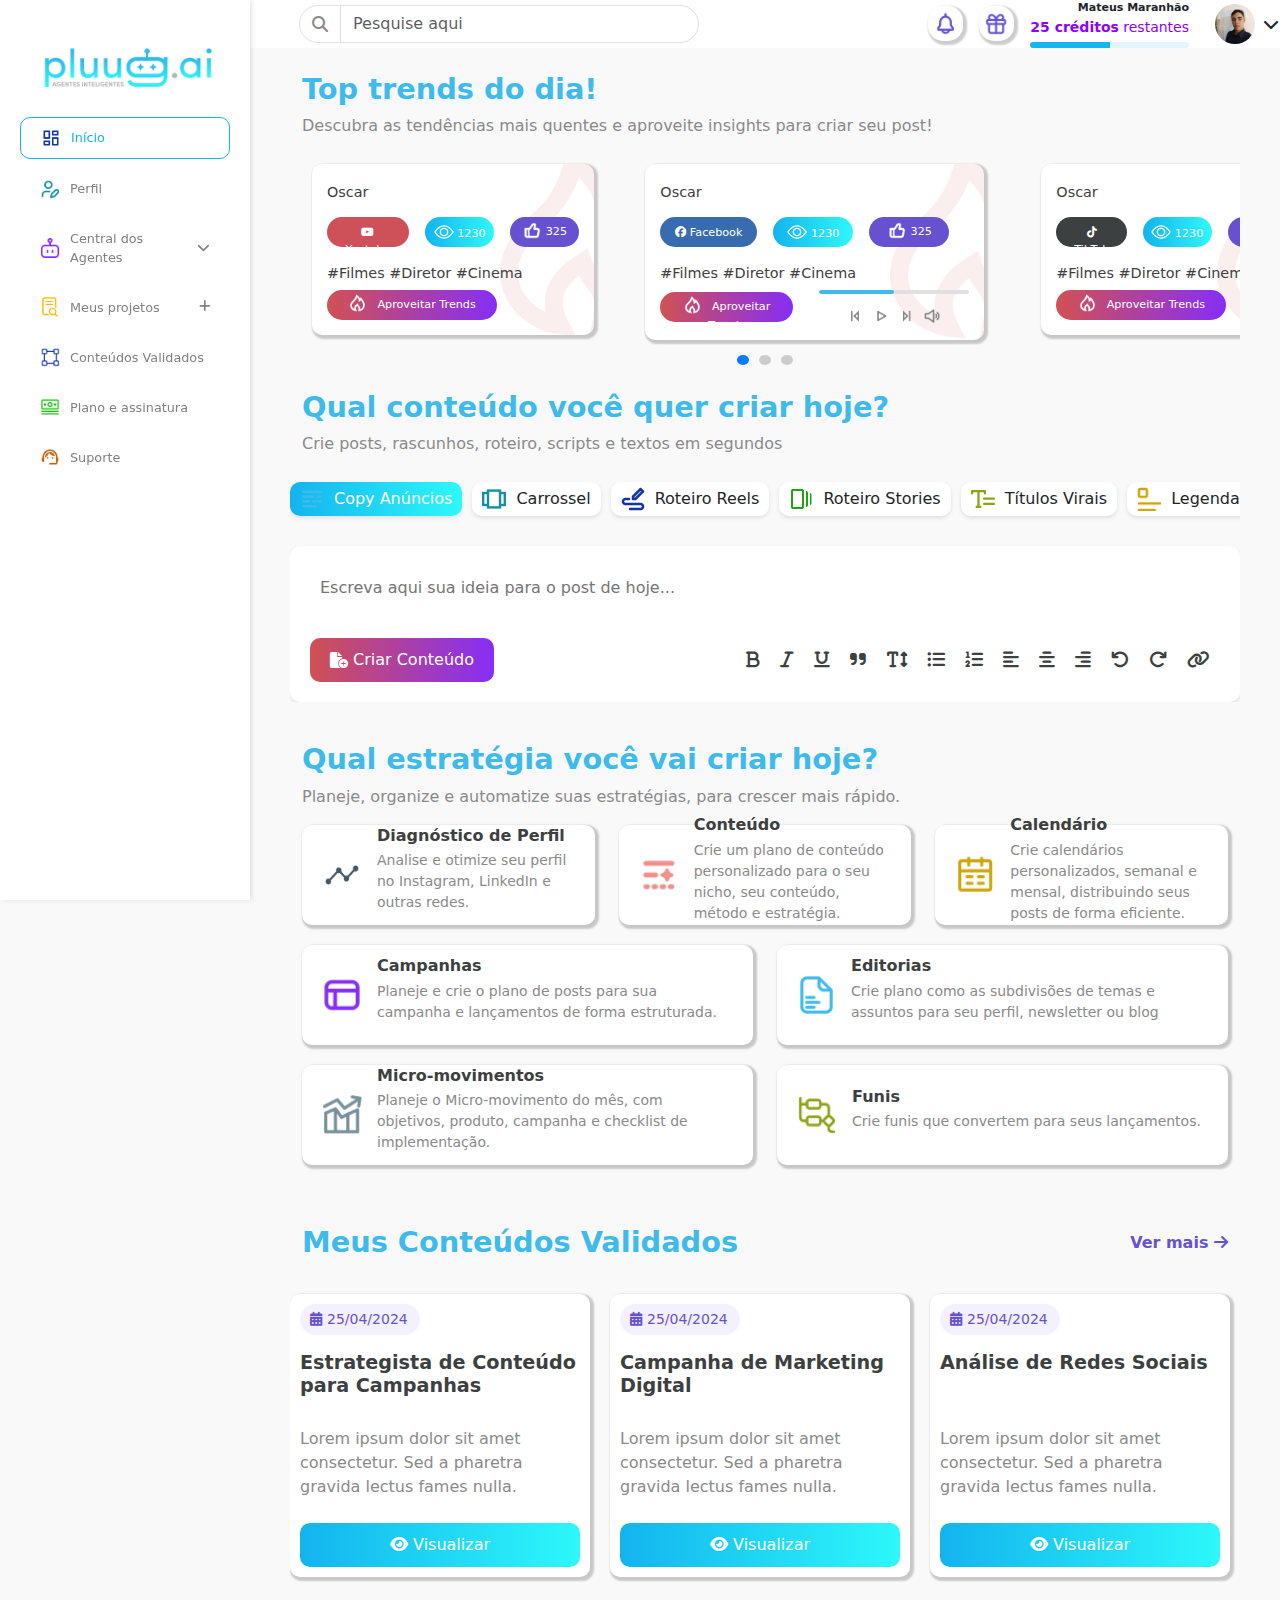
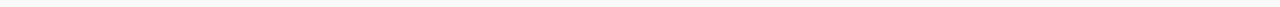
<file: index.html>
<!DOCTYPE html>
<html lang="pt-BR">

<head>
    <meta charset="UTF-8">
    <meta name="viewport" content="width=device-width, initial-scale=1.0">
    <title>Pluug-ai</title>
    <link rel="shortcut icon" type="imagex/png" href="./img/icone - 10.png">

    <!-- Bootstrap CSS -->
    <link href="https://cdn.jsdelivr.net/npm/bootstrap@5.3.3/dist/css/bootstrap.min.css" rel="stylesheet"
        crossorigin="anonymous">

    <!-- Bootstrap JS (com Popper incluído no bundle) -->
    <script src="https://cdn.jsdelivr.net/npm/bootstrap@5.3.3/dist/js/bootstrap.bundle.min.js"
        crossorigin="anonymous"></script>

    <!-- CSS do Owl Carousel -->
    <link rel="stylesheet" href="https://cdnjs.cloudflare.com/ajax/libs/OwlCarousel2/2.3.4/assets/owl.carousel.min.css">
    <link rel="stylesheet"
        href="https://cdnjs.cloudflare.com/ajax/libs/OwlCarousel2/2.3.4/assets/owl.theme.default.min.css">

    <!-- jQuery -->
    <script src="https://code.jquery.com/jquery-3.6.0.min.js"></script>

    <!-- JS do Owl Carousel -->
    <script src="https://cdnjs.cloudflare.com/ajax/libs/OwlCarousel2/2.3.4/owl.carousel.min.js"></script>

    <!--Font Awesome-->
    <link rel="stylesheet" href="https://cdnjs.cloudflare.com/ajax/libs/font-awesome/6.4.2/css/all.min.css"
        crossorigin="anonymous" referrerpolicy="no-referrer" />

    <!--CSS-->
    <link rel="stylesheet" href="css/index.css">
    <link rel="stylesheet" href="css/meus-projetos.css">
    <link rel="stylesheet" href="css/perfil.css">
    <link rel="stylesheet" href="css/plano.css">
    <link rel="stylesheet" href="css/responsive.css">
    <link rel="stylesheet" href="css/trend-ai.css">
</head>

<body class="index">
    <!--SideBar-->
    <nav class="navbar navbar-light d-md-none">
        <div class="container-fluid">
            <a class="navbar-brand" href="#">
                <img src="./img/pluugai-degrade-azul-fundo-branco-300-dpi.webp" alt="Pluu.ai Logo" class="img-fluid">
            </a>
            <button class="navbar-toggler" type="button" data-bs-toggle="collapse" data-bs-target="#mobileMenu"
                aria-controls="mobileMenu" aria-expanded="false" aria-label="Toggle navigation">
                <span class="navbar-toggler-icon"></span>
            </button>
        </div>
    </nav>
    <div class="collapse mobile-menu d-md-block" id="mobileMenu">
        <div class="sidebar">
            <a class="navbar-brand d-none d-md-block" href="#">
                <img src="./img/pluugai-degrade-azul-fundo-branco-300-dpi.webp" alt="Pluu.ai Logo" class="img-fluid">
            </a>
            <ul id="navegacao" class="nav flex-column">
                <li class="nav-item">
                    <a id="index" class="nav-link" href="index.html"><img class="img-fluid icones"
                            src="./img/Icons menu/Inicio.png">
                        Início</a>
                </li>
                <li class="nav-item">
                    <a id="perfil" class="nav-link" href="perfil.html"><img class="img-fluid icones"
                            src="./img/Icons menu/Perfil.png">
                        Perfil</a>
                </li>
                <li class="nav-item central-agentes-item">
                    <a class="nav-link central-agentes-link" style="cursor: pointer;">
                        <img class="img-fluid icones" src="./img/Icons menu/Central dos Agentes.png"> Central dos
                        Agentes
                        <i class="fas fa-chevron-down ms-auto"></i>
                    </a>
                    <ul class="submenu nav flex-column">
                        <li class="nav-item">
                            <a id="trend-ai" class="nav-link" href="trend-ai.html"><img class="img-fluid icones"
                                    src="./img/Icons menu/Trend AI.png"> Trend AI</a>
                        </li>
                        <li class="nav-item">
                            <a id="creator-genie" class="nav-link" href="creator-genie.html"><img
                                    class="img-fluid icones" src="./img/Icons menu/Creator Genie.png"> Creator Genie</a>
                        </li>
                        <li class="nav-item">
                            <a id="creator-flow" class="nav-link" href="creator-flow.html"><img class="img-fluid icones"
                                    src="./img/Icons menu/Creator Flow.png"> Creator Flow</a>
                        </li>
                        <li class="nav-item">
                            <a id="creator-builder" class="nav-link" href="creator-builder.html"><img
                                    class="img-fluid icones" src="./img/Icons menu/carbon_model-builder.png"> Creator
                                Builder</a>
                        </li>
                        <li class="nav-item">
                            <a id="leads-ia" class="nav-link" href="leads-ia.html"><img
                                    class="img-fluid icones" src="./img/Icons menu/stash_user-id.png"> Leads IA</a>
                        </li>
                    </ul>
                </li>
                <li class="nav-item">
                    <a id="meus-projetos" class="nav-link" href="meus-projetos.html"><img class="img-fluid icones"
                            src="./img/Icons menu/Meus projetos.png">
                        Meus projetos
                        <i class="fas fa-plus ms-auto"></i>
                    </a>
                </li>
                <li class="nav-item">
                    <a id="validados" class="nav-link" href="validados.html"><img class="img-fluid icones"
                            src="./img/Icons menu/Conteúdos Validados.png"> Conteúdos Validados</a>
                </li>
                <li class="nav-item">
                    <a id="plano" class="nav-link" href="plano.html"><img class="img-fluid icones"
                            src="./img/Icons menu/Plano e assintura.png"> Plano e assinatura</a>
                </li>
                <li class="nav-item">
                    <a id="suporte" class="nav-link" href="suporte.html"><img class="img-fluid icones"
                            src="./img/Icons menu/Suporte.png">
                        Suporte</a>
                </li>
            </ul>
        </div>
    </div>

    <!-- Navbar vertical -->
    <div class="nav-vertical">
        <div class="d-flex justify-content-between align-items-center mb-4">

            <div class="input-group search-bar flex-grow-1 ms-5" style="max-width: 400px;">
                <span class="input-group-text"><i class="fas fa-search"></i></span>
                <input type="text" class="form-control" placeholder="Pesquise aqui">
            </div>

            <div class="profile-info d-flex align-items-center ms-auto">
                <div class="d-flex align-items-center">
                    <div class="icon-wrapper me-3">
                        <img class="icones-roxos" src="./img/flowbite_bell-outline.png" alt="Notificação">
                    </div>
                    <div class="icon-wrapper me-3" data-bs-toggle="modal" data-bs-target="#giftModal">
                        <img class="icones-roxos" src="./img/tabler_gift.png" alt="Presente">
                    </div>
                </div>
                <div class="profile-details text-end me-3">
                    <strong>Mateus Maranhão</strong>
                    <span class="credits"><b>25 créditos</b> restantes</span>
                    <div class="progress mt-1">
                        <div class="progress-bar" role="progressbar" style="width: 50%" aria-valuenow="50"
                            aria-valuemin="0" aria-valuemax="100"></div>
                    </div>
                </div>
                <img class="foto-perfil" src="./img/8c23a2b4-e8b4-4d0d-b0fb-df7a47a0a22d.jpeg" alt="Foto do Perfil">
                <i onclick="toggleMenu()" class="fas fa-chevron-down ms-2 dropdown-icon" style="cursor: pointer;"></i>
            </div>
        </div>
    </div>

    <!--Menu dropdown do perfil-->
    <div class="menu-dropdown" id="menuDropdown">
        <a href="#"><img class="img-fluid icones-dropdown" src="./img/Icons menu/Inicio.png"> Início</a>
        <a href="#"><img class="img-fluid icones-dropdown" src="./img/Icons menu/Perfil.png"> Perfil</a>
        <button class="btn-sair mt-2"><i class="fas fa-sign-out-alt me-2"></i> Sair</button>
    </div>

    <!--input de pesquisa mobile-->
    <div class="container input-pesquisa d-md-none d-block">
        <input type="text" class="form-control" placeholder="Pesquise aqui">
    </div>

    <!--Conteudo principal-->
    <div class="main-content">

        <!-- Modal -->
        <div class="modal fade" id="giftModal" tabindex="-1" aria-labelledby="giftModalLabel" aria-hidden="true">
            <div class="modal-dialog modal-dialog-centered">
                <div class="modal-content">
                    <div class="modal-header">
                        <ul class="nav nav-tabs">
                            <li class="nav-item">
                                <a class="nav-link active" id="tab-convidar" onclick="showTab('convidar')">Convidar</a>
                            </li>
                            <li class="nav-item">
                                <a class="nav-link" id="tab-recompensas"
                                    onclick="showTab('recompensas')">Recompensas</a>
                            </li>
                        </ul>
                        <button type="button" class="btn-close" data-bs-dismiss="modal" aria-label="Close"></button>
                    </div>
                    <div class="modal-body text-center">
                        <div id="convidar" class="tab-content active">
                            <h5>Dê 10% de desconto e Ganhe até 20% de desconto na sua mensalidade</h5>
                            <p>Convide amigos e novas contas para a Pluug.ai e ofereça um desconto especial de 10%.</p>
                            <button class="btn-convidar w-100"><img class="img-fluid me-2" src="./img/tabler_gift.png">
                                Pluug.ai/convidado</button>
                            <button class="btn-copiar mt-3">Copiar link de convite</button>
                            <h6 class="mt-4 info-importante-titulo">Informações importantes</h6>
                            <p class="info-importante mt-2">O desconto não é cumulativo e será aplicado apenas em 1
                                única mensalidade.</p>
                        </div>
                        <div id="recompensas" class="tab-content">
                            <h5 class="mb-3">Recompensas ganhas: 15%</h5>
                            <div class="quando-receberei">
                                <img class="img-fluid mb-3" src="./img/tabler_gift.png">
                                <h6>Quando receberei minha recompensa?</h6>
                                <p>A sua recompensa será o desconto aplicado na sua próxima mensalidade. O desconto não
                                    é cumulativo, ele será aplicado apenas em 1 única mensalidade, até 30 dias após a
                                    indicação.</p>
                                <p>Caso seu plano seja anual, seu desconto será aplicado no ato da renovação</p>
                            </div>
                            <button class="btn-recolher mt-3">Recolher recompensa</button>
                        </div>
                    </div>
                </div>
            </div>
        </div>

        <!--Top trends-->
        <section class="top-trends">
            <div class="container">
                <div class="row">
                    <div class="col-md-12">
                        <h1>Top trends do dia!</h1>
                        <p>Descubra as tendências mais quentes e aproveite insights para criar seu post!
                        </p>
                    </div>
                    <div class="carousel-container-oscar">
                        <div class="carousel-track-oscar" id="carouselTrack">
                            <div class="carousel-card-oscar">
                                <div class="oscar">
                                    <h3 class="mb-3">Oscar</h3>
                                    <div class="d-flex justify-content-start">
                                        <button class="btn-youtube"><i class="fa-brands fa-youtube"></i>
                                            Youtube</button>
                                        <button class="btn-visualizacoes ms-3"><img class="img-fluid"
                                                src="./img/ep_view.png">
                                            1230</button>
                                        <button class="btn-like ms-3"><img class="img-fluid"
                                                src="./img/iconamoon_like-bold.png"> 325</button>
                                    </div>
                                    <p class="mt-3">#Filmes #Diretor #Cinema</p>
                                    <div class="d-flex justify-content-start">
                                        <button class="btn-aproveitar-trends"><img class="img-fluid"
                                                src="./img/Trend botão.png">Aproveitar Trends</button>
                                    </div>
                                </div>
                            </div>
                            <div class="carousel-card-oscar">
                                <div class="oscar">
                                    <h3 class="mb-3">Oscar</h3>
                                    <div class="d-flex justify-content-start">
                                        <button class="btn-facebook"><i class="fa-brands fa-facebook"></i>
                                            Facebook</button>
                                        <button class="btn-visualizacoes ms-3"><img class="img-fluid"
                                                src="./img/ep_view.png">
                                            1230</button>
                                        <button class="btn-like ms-3"><img class="img-fluid"
                                                src="./img/iconamoon_like-bold.png"> 325</button>
                                    </div>
                                    <p class="mt-3">#Filmes #Diretor #Cinema</p>
                                    <div class="d-flex align-items-center flex-nowrap music-wrapper">
                                        <button class="btn-aproveitar-trends">
                                            <img class="img-fluid" src="./img/Trend botão.png">Aproveitar Trends
                                        </button>
                                        <div class="music-player ms-3">
                                            <div class="player-controls">
                                                <div class="progress-bar">
                                                    <div class="progress"></div>
                                                </div>
                                                <div class="controls mt-2">
                                                    <img style="height: 18px;" src="./img/tdesign_next.png">
                                                    <img style="height: 18px;" src="./img/line-md_play.png">
                                                    <img style="height: 18px;" src="./img/tdesign_next-1.png">
                                                    <img style="height: 18px;" src="./img/mingcute_volume-line.png">
                                                </div>
                                            </div>
                                        </div>
                                    </div>
                                </div>
                            </div>

                            <div class="carousel-card-oscar">
                                <div class="oscar">
                                    <h3 class="mb-3">Oscar</h3>
                                    <div class="d-flex justify-content-start">
                                        <button class="btn-tiktok"><i class="fa-brands fa-tiktok"></i>
                                            TikTok</button>
                                        <button class="btn-visualizacoes ms-3"><img class="img-fluid"
                                                src="./img/ep_view.png">
                                            1230</button>
                                        <button class="btn-like ms-3"><img class="img-fluid"
                                                src="./img/iconamoon_like-bold.png"> 325</button>
                                    </div>
                                    <p class="mt-3">#Filmes #Diretor #Cinema</p>
                                    <div class="d-flex justify-content-start">
                                        <button class="btn-aproveitar-trends"><img class="img-fluid"
                                                src="./img/Trend botão.png">Aproveitar Trends</button>
                                    </div>
                                </div>
                            </div>
                            <div class="carousel-card-oscar">
                                <div class="oscar">
                                    <h3 class="mb-3">Oscar</h3>
                                    <div class="d-flex justify-content-start">
                                        <button class="btn-google"><i class="fa-brands fa-google"></i>
                                            Google Trends</button>
                                        <button class="btn-visualizacoes ms-3"><img class="img-fluid"
                                                src="./img/ep_view.png">
                                            1230</button>
                                        <button class="btn-like ms-3"><img class="img-fluid"
                                                src="./img/iconamoon_like-bold.png"> 325</button>
                                    </div>
                                    <p class="mt-3">#Filmes #Diretor #Cinema</p>
                                    <div class="d-flex justify-content-start">
                                        <button class="btn-aproveitar-trends"><img class="img-fluid"
                                                src="./img/Trend botão.png">Aproveitar Trends</button>
                                    </div>
                                </div>
                            </div>
                            <div class="carousel-card-oscar">
                                <div class="oscar">
                                    <h3 class="mb-3">Oscar</h3>
                                    <div class="d-flex justify-content-start">
                                        <button class="btn-x"><i class="fa-brands fa-x-twitter"></i>
                                            X Trends</button>
                                        <button class="btn-visualizacoes ms-3"><img class="img-fluid"
                                                src="./img/ep_view.png">
                                            1230</button>
                                        <button class="btn-like ms-3"><img class="img-fluid"
                                                src="./img/iconamoon_like-bold.png"> 325</button>
                                    </div>
                                    <p class="mt-3">#Filmes #Diretor #Cinema</p>
                                    <div class="d-flex justify-content-start">
                                        <button class="btn-aproveitar-trends"><img class="img-fluid"
                                                src="./img/Trend botão.png">Aproveitar Trends</button>
                                    </div>
                                </div>
                            </div>
                            <div class="carousel-card-oscar">
                                <div class="oscar">
                                    <h3 class="mb-3">Oscar</h3>
                                    <div class="d-flex justify-content-start">
                                        <button class="btn-instagram"><i class="fa-brands fa-instagram"></i>
                                            Instagram</button>
                                        <button class="btn-visualizacoes ms-3"><img class="img-fluid"
                                                src="./img/ep_view.png">
                                            1230</button>
                                        <button class="btn-like ms-3"><img class="img-fluid"
                                                src="./img/iconamoon_like-bold.png"> 325</button>
                                    </div>
                                    <p class="mt-3">#Filmes #Diretor #Cinema</p>
                                    <div class="d-flex justify-content-start">
                                        <button class="btn-aproveitar-trends"><img class="img-fluid"
                                                src="./img/Trend botão.png">Aproveitar Trends</button>
                                    </div>
                                </div>
                            </div>
                            <div class="carousel-card-oscar">
                                <div class="oscar">
                                    <h3 class="mb-3">Oscar</h3>
                                    <div class="d-flex justify-content-start">
                                        <button class="btn-youtube"><i class="fa-brands fa-youtube"></i>
                                            Youtube</button>
                                        <button class="btn-visualizacoes ms-3"><img class="img-fluid"
                                                src="./img/ep_view.png">
                                            1230</button>
                                        <button class="btn-like ms-3"><img class="img-fluid"
                                                src="./img/iconamoon_like-bold.png"> 325</button>
                                    </div>
                                    <p class="mt-3">#Filmes #Diretor #Cinema</p>
                                    <div class="d-flex justify-content-start">
                                        <button class="btn-aproveitar-trends"><img class="img-fluid"
                                                src="./img/Trend botão.png">Aproveitar Trends</button>
                                    </div>
                                </div>
                            </div>
                        </div>
                    </div>
                    <div class="carousel-indicators-oscar" id="carouselIndicators"></div>
                </div>
            </div>
        </section>

        <!--Qual conteudo criar hoje-->
        <section class="qual-conteudo">
            <div class="container">
                <div class="row">
                    <div class="col-md-12">
                        <h1>Qual conteúdo você quer criar hoje?</h1>
                        <p>Crie posts, rascunhos, roteiro, scripts e textos em segundos</p>
                    </div>
                    <div class="conteudo-wrapper">
                        <div class="conteudo active"><img src="./img/icons criador/copy.png" alt="">Copy Anúncios</div>
                        <div class="conteudo"><img src="./img/icons criador/Carrossel.png" alt="">Carrossel</div>
                        <div class="conteudo"><img src="./img/icons criador/Roteiro Reels.png" alt="">Roteiro Reels
                        </div>
                        <div class="conteudo"><img src="./img/icons criador/Roteiro Stories.png" alt="">Roteiro Stories
                        </div>
                        <div class="conteudo"><img src="./img/icons criador/Títulos Virais.png" alt="">Títulos Virais
                        </div>
                        <div class="conteudo"><img src="./img/icons criador/Legendas.png" alt="">Legendas</div>
                        <div class="conteudo"><img src="./img/icons criador/Roteiros YouTube.png" alt="">Vídeos</div>
                        <div class="conteudo"><img src="./img/icons criador/Podcast.png" alt="">Podcast</div>
                        <div class="conteudo"><img src="./img/icons criador/Páginas de Vendas.png" alt="">Páginas de
                            Vendas</div>
                    </div>

                    <div class="text-editor">
                        <textarea placeholder="Escreva aqui sua ideia para o post de hoje..."></textarea>
                        <div class="toolbar-container">
                            <button class="btn-criar-conteudo">
                                <i class="fa-solid fa-file-circle-plus"></i> Criar Conteúdo
                            </button>
                            <div class="toolbar">
                                <i class="fas fa-bold"></i>
                                <i class="fas fa-italic"></i>
                                <i class="fas fa-underline"></i>
                                <i class="fas fa-quote-right"></i>
                                <i class="fas fa-text-height"></i>
                                <i class="fas fa-list-ul"></i>
                                <i class="fas fa-list-ol"></i>
                                <i class="fas fa-align-left"></i>
                                <i class="fas fa-align-center"></i>
                                <i class="fas fa-align-right"></i>
                                <i class="fas fa-undo"></i>
                                <i class="fas fa-redo"></i>
                                <i class="fas fa-link"></i>
                            </div>
                        </div>
                    </div>

                </div>
            </div>
        </section>

        <!--Qual estrategia criar hoje-->
        <section class="qual-estrategia">
            <div class="container">
                <div class="row">
                    <div class="col-md-12">
                        <h1>Qual estratégia você vai criar hoje?</h1>
                        <p>Planeje, organize e automatize suas estratégias, para crescer mais rápido.</p>
                    </div>
                    <div class="col-md-4">
                        <div class="card-estrategia d-flex align-items-center">
                            <img class="img-fluid card-icon" src="./img/icons criador 2/dashicons_text.png">
                            <div>
                                <h3>Diagnóstico de Perfil</h3>
                                <p>Analise e otimize seu perfil no Instagram, LinkedIn e outras redes.</p>
                            </div>
                        </div>
                    </div>
                    <div class="col-md-4">
                        <div class="card-estrategia d-flex align-items-center">
                            <img class="img-fluid card-icon" src="./img/icons criador 2/mingcute_content-ai-fill.png">
                            <div>
                                <h3>Conteúdo</h3>
                                <p>Crie um plano de conteúdo personalizado para o seu nicho, seu conteúdo, método e
                                    estratégia.
                                </p>
                            </div>
                        </div>
                    </div>
                    <div class="col-md-4">
                        <div class="card-estrategia d-flex align-items-center">
                            <img class="img-fluid card-icon" src="./img/icons criador 2/icon-park-outline_calendar.png">
                            <div>
                                <h3>Calendário</h3>
                                <p>Crie calendários personalizados, semanal e mensal, distribuindo seus posts de forma
                                    eficiente.
                                </p>
                            </div>
                        </div>
                    </div>
                    <div class="col-md-6">
                        <div class="card-estrategia d-flex align-items-center">
                            <img class="img-fluid card-icon"
                                src="./img/icons criador 2/gravity-ui_layout-header-side-content.png">
                            <div>
                                <h3>Campanhas</h3>
                                <p>Planeje e crie o plano de posts para sua campanha e lançamentos de forma estruturada.
                                </p>
                            </div>
                        </div>
                    </div>
                    <div class="col-md-6">
                        <div class="card-estrategia d-flex align-items-center">
                            <img class="img-fluid card-icon" src="./img/icons criador 2/gala_file-document.png">
                            <div>
                                <h3>Editorias</h3>
                                <p>Crie plano como as subdivisões de temas e assuntos para seu perfil, newsletter ou
                                    blog
                                </p>
                            </div>
                        </div>
                    </div>
                    <div class="col-md-6">
                        <div class="card-estrategia d-flex align-items-center">
                            <img class="img-fluid card-icon"
                                src="./img/icons criador 2/streamline_decent-work-and-economic-growth.png">
                            <div>
                                <h3>Micro-movimentos</h3>
                                <p>Planeje o Micro-movimento do mês, com objetivos, produto, campanha e checklist de
                                    implementação.</p>
                            </div>
                        </div>
                    </div>
                    <div class="col-md-6">
                        <div class="card-estrategia d-flex align-items-center">
                            <img class="img-fluid card-icon"
                                src="./img/icons criador 2/hugeicons_workflow-square-01.png">
                            <div>
                                <h3>Funis</h3>
                                <p>Crie funis que convertem para seus lançamentos.
                                </p>
                            </div>
                        </div>
                    </div>
                </div>
            </div>
        </section>

        <!--Meus conteudos validados-->
        <section class="meus-conteudos">
            <div class="container">
                <div class="row">
                    <div class="col-md-12">
                        <div class="d-flex justify-content-between">
                            <h1 class="mb-4">Meus Conteúdos Validados</h1>
                            <h6 class="mt-2">Ver mais <i class="fa-solid fa-arrow-right"></i></h6>
                        </div>
                    </div>
                    <div class="conteudos-wrapper">
                        <div class="card-conteudo">
                            <small><i class="fas fa-calendar-alt"></i> 25/04/2024</small>
                            <h4 class="mt-3 mb-3">Estrategista de Conteúdo para Campanhas</h4>
                            <p>Lorem ipsum dolor sit amet consectetur. Sed a pharetra gravida lectus fames nulla.</p>
                            <button onclick="visualizarConteudo()" class="btn-visualizar"><i class="fa-solid fa-eye"></i> Visualizar</button>
                        </div>
                        <div class="card-conteudo">
                            <small><i class="fas fa-calendar-alt"></i> 25/04/2024</small>
                            <h4 class="mt-3 mb-3">Campanha de Marketing Digital</h4>
                            <p>Lorem ipsum dolor sit amet consectetur. Sed a pharetra gravida lectus fames nulla.</p>
                            <button onclick="visualizarConteudo()" class="btn-visualizar"><i class="fa-solid fa-eye"></i> Visualizar</button>
                        </div>
                        <div class="card-conteudo">
                            <small><i class="fas fa-calendar-alt"></i> 25/04/2024</small>
                            <h4 class="mt-3 mb-3">Análise de Redes Sociais</h4>
                            <p>Lorem ipsum dolor sit amet consectetur. Sed a pharetra gravida lectus fames nulla.</p>
                            <button onclick="visualizarConteudo()" class="btn-visualizar"><i class="fa-solid fa-eye"></i> Visualizar</button>
                        </div>
                        <div class="card-conteudo">
                            <small><i class="fas fa-calendar-alt"></i> 25/04/2024</small>
                            <h4 class="mt-3 mb-3">Automação de Processos</h4>
                            <p>Lorem ipsum dolor sit amet consectetur. Sed a pharetra gravida lectus fames nulla.</p>
                            <button onclick="visualizarConteudo()" class="btn-visualizar"><i class="fa-solid fa-eye"></i> Visualizar</button>
                        </div>
                        <div class="card-conteudo">
                            <small><i class="fas fa-calendar-alt"></i> 25/04/2024</small>
                            <h4 class="mt-3 mb-3">Automação de Processos</h4>
                            <p>Lorem ipsum dolor sit amet consectetur. Sed a pharetra gravida lectus fames nulla.</p>
                            <button onclick="visualizarConteudo()" class="btn-visualizar"><i class="fa-solid fa-eye"></i> Visualizar</button>
                        </div>
                        <div class="card-conteudo">
                            <small><i class="fas fa-calendar-alt"></i> 25/04/2024</small>
                            <h4 class="mt-3 mb-3">Automação de Processos</h4>
                            <p>Lorem ipsum dolor sit amet consectetur. Sed a pharetra gravida lectus fames nulla.</p>
                            <button onclick="visualizarConteudo()" class="btn-visualizar"><i class="fa-solid fa-eye"></i> Visualizar</button>
                        </div>
                    </div>
                </div>
            </div>
        </section>

    </div>

</body>

<script src="./js/scripts.js"></script>

</html>
</file>
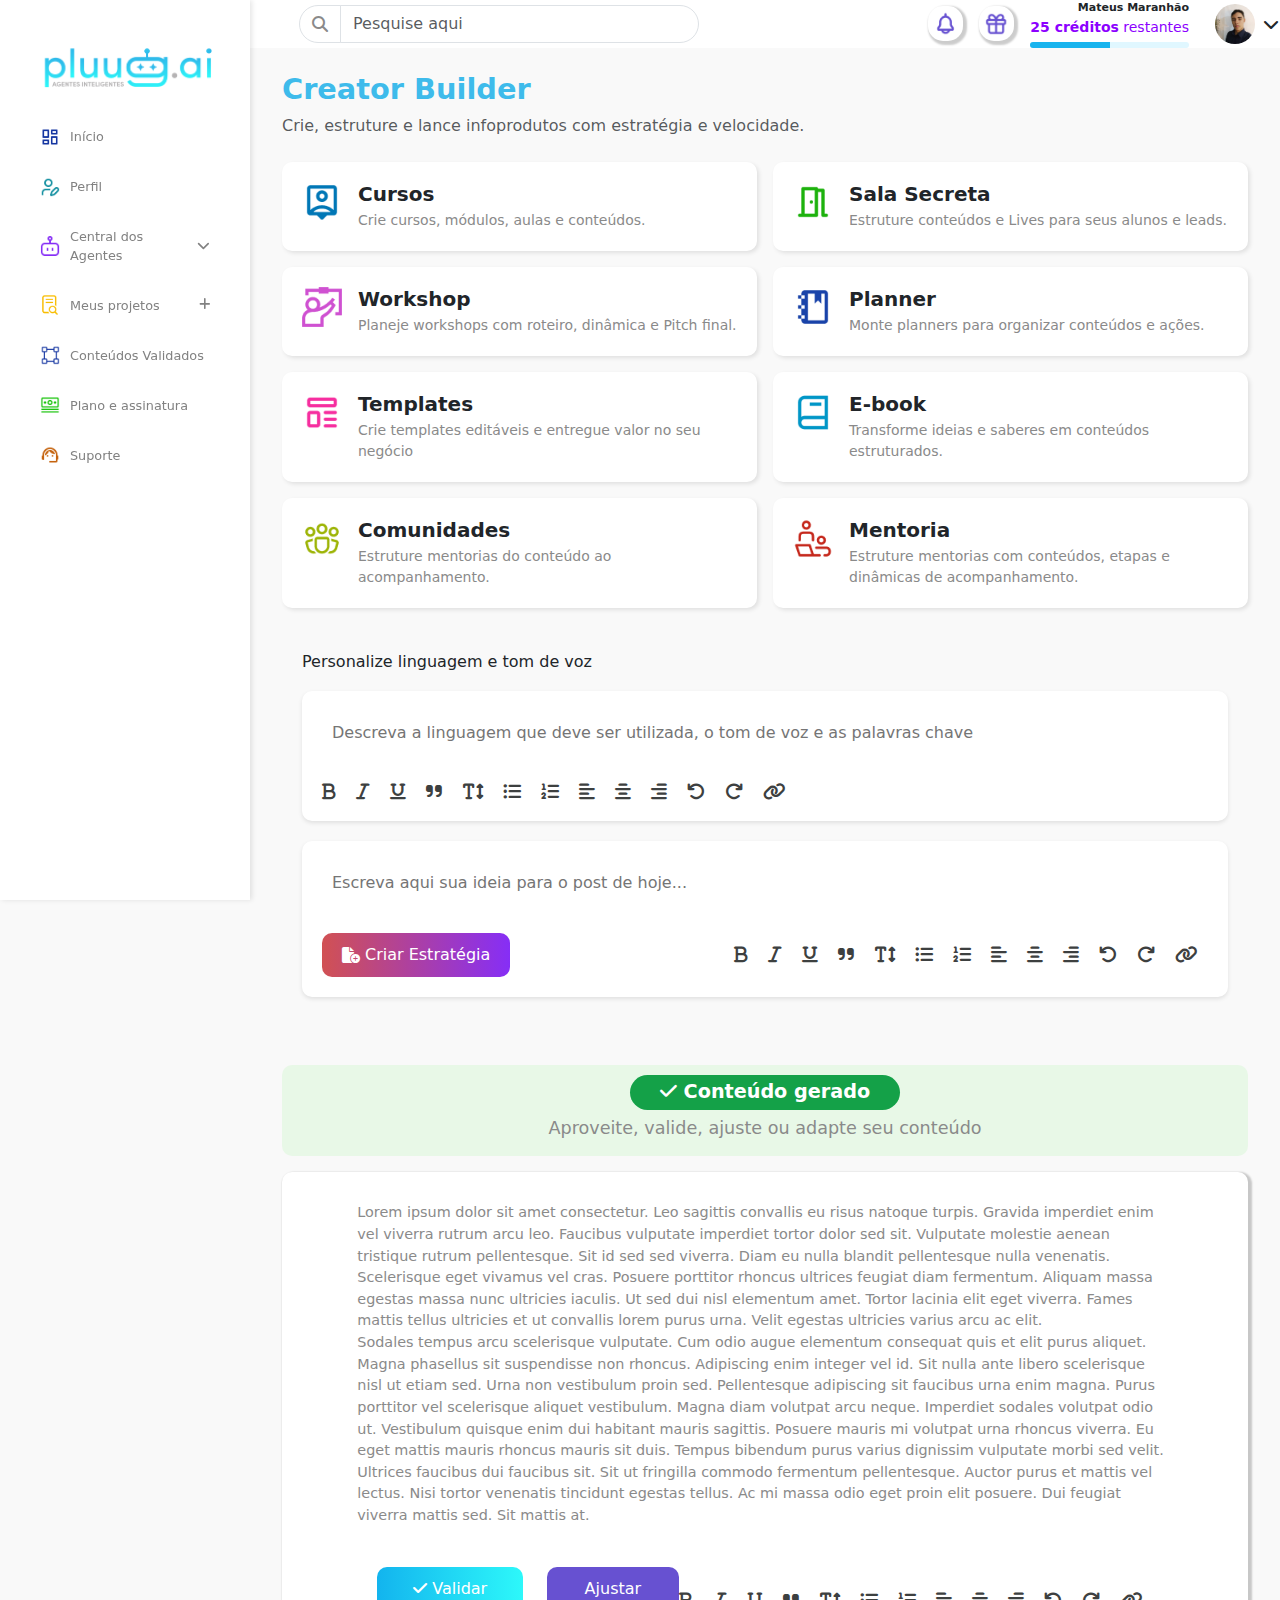
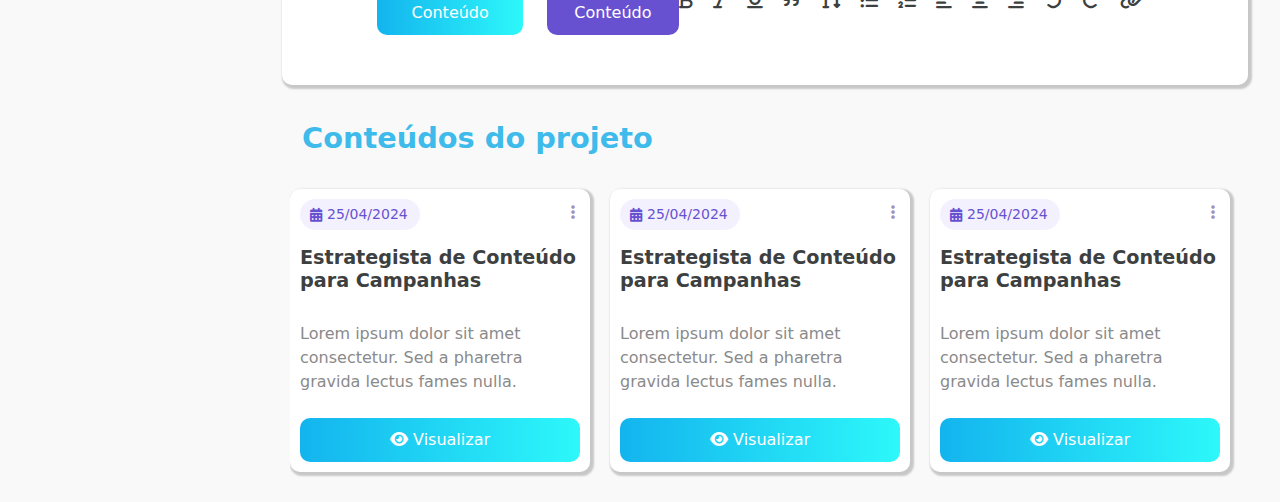
<file: creator-builder.html>
<!DOCTYPE html>
<html lang="pt-BR">

<head>
    <meta charset="UTF-8">
    <meta name="viewport" content="width=device-width, initial-scale=1.0">
    <title>Pluug-ai - Creator Builder</title>
    <link rel="shortcut icon" type="imagex/png" href="./img/icone - 10.png">

    <!-- Bootstrap CSS -->
    <link href="https://cdn.jsdelivr.net/npm/bootstrap@5.3.3/dist/css/bootstrap.min.css" rel="stylesheet"
        crossorigin="anonymous">

    <!-- Bootstrap JS (com Popper incluído no bundle) -->
    <script src="https://cdn.jsdelivr.net/npm/bootstrap@5.3.3/dist/js/bootstrap.bundle.min.js"
        crossorigin="anonymous"></script>

    <!-- CSS do Owl Carousel -->
    <link rel="stylesheet" href="https://cdnjs.cloudflare.com/ajax/libs/OwlCarousel2/2.3.4/assets/owl.carousel.min.css">
    <link rel="stylesheet"
        href="https://cdnjs.cloudflare.com/ajax/libs/OwlCarousel2/2.3.4/assets/owl.theme.default.min.css">

    <!-- jQuery -->
    <script src="https://code.jquery.com/jquery-3.6.0.min.js"></script>

    <!-- JS do Owl Carousel -->
    <script src="https://cdnjs.cloudflare.com/ajax/libs/OwlCarousel2/2.3.4/owl.carousel.min.js"></script>

    <!--Font Awesome-->
    <link rel="stylesheet" href="https://cdnjs.cloudflare.com/ajax/libs/font-awesome/6.4.2/css/all.min.css"
        crossorigin="anonymous" referrerpolicy="no-referrer" />

    <!--CSS-->
    <link rel="stylesheet" href="css/index.css">
    <link rel="stylesheet" href="css/meus-projetos.css">
    <link rel="stylesheet" href="css/perfil.css">
    <link rel="stylesheet" href="css/plano.css">
    <link rel="stylesheet" href="css/responsive.css">
    <link rel="stylesheet" href="css/trend-ai.css">
    <link rel="stylesheet" href="css/suporte.css">
    <link rel="stylesheet" href="css/creator-builder.css">

</head>

<body class="creator-builder">
    <!--SideBar-->
    <nav class="navbar navbar-light d-md-none">
        <div class="container-fluid">
            <a class="navbar-brand" href="#">
                <img src="./img/pluugai-degrade-azul-fundo-branco-300-dpi.webp" alt="Pluu.ai Logo" class="img-fluid">
            </a>
            <button class="navbar-toggler" type="button" data-bs-toggle="collapse" data-bs-target="#mobileMenu"
                aria-controls="mobileMenu" aria-expanded="false" aria-label="Toggle navigation">
                <span class="navbar-toggler-icon"></span>
            </button>
        </div>
    </nav>
    <div class="collapse mobile-menu d-md-block" id="mobileMenu">
        <div class="sidebar">
            <a class="navbar-brand d-none d-md-block" href="#">
                <img src="./img/pluugai-degrade-azul-fundo-branco-300-dpi.webp" alt="Pluu.ai Logo" class="img-fluid">
            </a>
            <ul id="navegacao" class="nav flex-column">
                <li class="nav-item">
                    <a id="index" class="nav-link" href="index.html"><img class="img-fluid icones"
                            src="./img/Icons menu/Inicio.png">
                        Início</a>
                </li>
                <li class="nav-item">
                    <a id="perfil" class="nav-link" href="perfil.html"><img class="img-fluid icones"
                            src="./img/Icons menu/Perfil.png">
                        Perfil</a>
                </li>
                <li class="nav-item central-agentes-item">
                    <a class="nav-link central-agentes-link" style="cursor: pointer;">
                        <img class="img-fluid icones" src="./img/Icons menu/Central dos Agentes.png"> Central dos
                        Agentes
                        <i class="fas fa-chevron-down ms-auto"></i>
                    </a>
                    <ul class="submenu nav flex-column">
                        <li class="nav-item">
                            <a id="trend-ai" class="nav-link" href="trend-ai.html"><img class="img-fluid icones"
                                    src="./img/Icons menu/Trend AI.png"> Trend AI</a>
                        </li>
                        <li class="nav-item">
                            <a id="creator-genie" class="nav-link" href="creator-genie.html"><img
                                    class="img-fluid icones" src="./img/Icons menu/Creator Genie.png"> Creator Genie</a>
                        </li>
                        <li class="nav-item">
                            <a id="creator-flow" class="nav-link" href="creator-flow.html"><img class="img-fluid icones"
                                    src="./img/Icons menu/Creator Flow.png"> Creator Flow</a>
                        </li>
                        <li class="nav-item">
                            <a id="creator-builder" class="nav-link" href="creator-builder.html"><img
                                    class="img-fluid icones" src="./img/Icons menu/carbon_model-builder.png"> Creator
                                Builder</a>
                        </li>
                        <li class="nav-item">
                            <a id="leads-ia" class="nav-link" href="leads-ia.html"><img class="img-fluid icones"
                                    src="./img/Icons menu/stash_user-id.png"> Leads IA</a>
                        </li>
                    </ul>
                </li>
                <li class="nav-item">
                    <a id="meus-projetos" class="nav-link" href="meus-projetos.html"><img class="img-fluid icones"
                            src="./img/Icons menu/Meus projetos.png">
                        Meus projetos
                        <i class="fas fa-plus ms-auto"></i>
                    </a>
                </li>
                <li class="nav-item">
                    <a id="validados" class="nav-link" href="validados.html"><img class="img-fluid icones"
                            src="./img/Icons menu/Conteúdos Validados.png"> Conteúdos Validados</a>
                </li>
                <li class="nav-item">
                    <a id="plano" class="nav-link" href="plano.html"><img class="img-fluid icones"
                            src="./img/Icons menu/Plano e assintura.png"> Plano e assinatura</a>
                </li>
                <li class="nav-item">
                    <a id="suporte" class="nav-link" href="suporte.html"><img class="img-fluid icones"
                            src="./img/Icons menu/Suporte.png">
                        Suporte</a>
                </li>
            </ul>
        </div>
    </div>

    <!-- Navbar vertical -->
    <div class="nav-vertical">
        <div class="d-flex justify-content-between align-items-center mb-4">

            <div class="input-group search-bar flex-grow-1 ms-5" style="max-width: 400px;">
                <span class="input-group-text"><i class="fas fa-search"></i></span>
                <input type="text" class="form-control" placeholder="Pesquise aqui">
            </div>

            <div class="profile-info d-flex align-items-center ms-auto">
                <div class="d-flex align-items-center">
                    <div class="icon-wrapper me-3">
                        <img class="icones-roxos" src="./img/flowbite_bell-outline.png" alt="Notificação">
                    </div>
                    <div class="icon-wrapper me-3" data-bs-toggle="modal" data-bs-target="#giftModal">
                        <img class="icones-roxos" src="./img/tabler_gift.png" alt="Presente">
                    </div>
                </div>
                <div class="profile-details text-end me-3">
                    <strong>Mateus Maranhão</strong>
                    <span class="credits"><b>25 créditos</b> restantes</span>
                    <div class="progress mt-1">
                        <div class="progress-bar" role="progressbar" style="width: 50%" aria-valuenow="50"
                            aria-valuemin="0" aria-valuemax="100"></div>
                    </div>
                </div>
                <img class="foto-perfil" src="./img/8c23a2b4-e8b4-4d0d-b0fb-df7a47a0a22d.jpeg" alt="Foto do Perfil">
                <i onclick="toggleMenu()" class="fas fa-chevron-down ms-2 dropdown-icon" style="cursor: pointer;"></i>
            </div>
        </div>
    </div>

    <!--Menu dropdown do perfil-->
    <div class="menu-dropdown" id="menuDropdown">
        <a href="#"><img class="img-fluid icones-dropdown" src="./img/Icons menu/Inicio.png"> Início</a>
        <a href="#"><img class="img-fluid icones-dropdown" src="./img/Icons menu/Perfil.png"> Perfil</a>
        <button class="btn-sair mt-2"><i class="fas fa-sign-out-alt me-2"></i> Sair</button>
    </div>

    <!--input de pesquisa mobile-->
    <div class="container input-pesquisa d-md-none d-block">
        <input type="text" class="form-control" placeholder="Pesquise aqui">
    </div>

    <!--Conteudo principal-->
    <div class="main-content">

        <!-- Modal -->
        <div class="modal fade" id="giftModal" tabindex="-1" aria-labelledby="giftModalLabel" aria-hidden="true">
            <div class="modal-dialog modal-dialog-centered">
                <div class="modal-content">
                    <div class="modal-header">
                        <ul class="nav nav-tabs">
                            <li class="nav-item">
                                <a class="nav-link active" id="tab-convidar" onclick="showTab('convidar')">Convidar</a>
                            </li>
                            <li class="nav-item">
                                <a class="nav-link" id="tab-recompensas"
                                    onclick="showTab('recompensas')">Recompensas</a>
                            </li>
                        </ul>
                        <button type="button" class="btn-close" data-bs-dismiss="modal" aria-label="Close"></button>
                    </div>
                    <div class="modal-body text-center">
                        <div id="convidar" class="tab-content active">
                            <h5>Dê 10% de desconto e Ganhe até 20% de desconto na sua mensalidade</h5>
                            <p>Convide amigos e novas contas para a Pluug.ai e ofereça um desconto especial de 10%.</p>
                            <button class="btn-convidar w-100"><img class="img-fluid me-2" src="./img/tabler_gift.png">
                                Pluug.ai/convidado</button>
                            <button class="btn-copiar mt-3">Copiar link de convite</button>
                            <h6 class="mt-4 info-importante-titulo">Informações importantes</h6>
                            <p class="info-importante mt-2">O desconto não é cumulativo e será aplicado apenas em 1
                                única mensalidade.</p>
                        </div>
                        <div id="recompensas" class="tab-content">
                            <h5 class="mb-3">Recompensas ganhas: 15%</h5>
                            <div class="quando-receberei">
                                <img class="img-fluid mb-3" src="./img/tabler_gift.png">
                                <h6>Quando receberei minha recompensa?</h6>
                                <p>A sua recompensa será o desconto aplicado na sua próxima mensalidade. O desconto não
                                    é cumulativo, ele será aplicado apenas em 1 única mensalidade, até 30 dias após a
                                    indicação.</p>
                                <p>Caso seu plano seja anual, seu desconto será aplicado no ato da renovação</p>
                            </div>
                            <button class="btn-recolher mt-3">Recolher recompensa</button>
                        </div>
                    </div>
                </div>
            </div>
        </div>

        <section class="creator-builder">
            <div class="container">
                <h2>Creator Builder</h2>
                <p class="text-muted mb-4">Crie, estruture e lance infoprodutos com estratégia e velocidade.
                </p>

                <div class="row g-3">
                    <!-- Item 1 -->
                    <div class="col-md-6">
                        <div class="flow-card d-flex align-items-start">
                            <img src="./img/builder icons/material-symbols_person-pin-outline-rounded.png" class="me-3"
                                width="40" alt="Cursos">
                            <div>
                                <h5 class="fw-bold mb-1">Cursos</h5>
                                <p class="mb-0">Crie cursos, módulos, aulas e conteúdos.
                                </p>
                            </div>
                        </div>
                    </div>

                    <!-- Item 2 -->
                    <div class="col-md-6">
                        <div class="flow-card d-flex align-items-start">
                            <img src="./img/builder icons/material-symbols_meeting-room-outline-rounded.png"
                                class="me-3" width="40" alt="Sala Secreta">
                            <div>
                                <h5 class="fw-bold mb-1">Sala Secreta</h5>
                                <p class="mb-0">Estruture conteúdos e Lives para seus alunos e leads.
                                </p>
                            </div>
                        </div>
                    </div>

                    <!-- Item 3 -->
                    <div class="col-md-6">
                        <div class="flow-card d-flex align-items-start">
                            <img src="./img/builder icons/grommet-icons_workshop.png" class="me-3" width="40"
                                alt="Workshop">
                            <div>
                                <h5 class="fw-bold mb-1">Workshop</h5>
                                <p class="mb-0">Planeje workshops com roteiro, dinâmica e Pitch final.
                                </p>
                            </div>
                        </div>
                    </div>

                    <!-- Item 4 -->
                    <div class="col-md-6">
                        <div class="flow-card d-flex align-items-start">
                            <img src="./img/builder icons/mdi_planner-outline.png" class="me-3" width="40"
                                alt="Planner">
                            <div>
                                <h5 class="fw-bold mb-1">Planner</h5>
                                <p class="mb-0">Monte planners para organizar conteúdos e ações.</p>
                            </div>
                        </div>
                    </div>

                    <!-- Item 5 -->
                    <div class="col-md-6">
                        <div class="flow-card d-flex align-items-start">
                            <img src="./img/builder icons/tabler_template.png" class="me-3" width="40"
                                alt="Templates e Kits">
                            <div>
                                <h5 class="fw-bold mb-1">Templates</h5>
                                <p class="mb-0">Crie templates editáveis e entregue valor no seu negócio</p>
                            </div>
                        </div>
                    </div>

                    <!-- Item 6 -->
                    <div class="col-md-6">
                        <div class="flow-card d-flex align-items-start">
                            <img src="./img/builder icons/tdesign_book.png" class="me-3" width="40" alt="E-book">
                            <div>
                                <h5 class="fw-bold mb-1">E-book</h5>
                                <p class="mb-0">Transforme ideias e saberes em conteúdos estruturados.</p>
                            </div>
                        </div>
                    </div>

                    <!-- Item 7 -->
                    <div class="col-md-6">
                        <div class="flow-card d-flex align-items-start">
                            <img src="./img/builder icons/fluent_people-community-24-regular.png" class="me-3"
                                width="40" alt="Comunidades">
                            <div>
                                <h5 class="fw-bold mb-1">Comunidades</h5>
                                <p class="mb-0">Estruture mentorias do conteúdo ao acompanhamento.</p>
                            </div>
                        </div>
                    </div>

                    <!-- Item 8 -->
                    <div class="col-md-6 mb-2">
                        <div class="flow-card d-flex align-items-start">
                            <img src="./img/builder icons/hugeicons_mentoring.png" class="me-3" width="40"
                                alt="Mentoria">
                            <div>
                                <h5 class="fw-bold mb-1">Mentoria</h5>
                                <p class="mb-0">Estruture mentorias com conteúdos, etapas e dinâmicas de acompanhamento.</p>
                            </div>
                        </div>
                    </div>
                </div>
            </div>
        </section>

        <div class="qual-estrategia">
            <div class="container">
                <h6 class="mt-3">Personalize linguagem e tom de voz</h6>
                <div class="text-editor">
                    <textarea
                        placeholder="Descreva a linguagem que deve ser utilizada, o tom de voz e as palavras chave"></textarea>
                    <div class="toolbar-container">
                        <div class="toolbar">
                            <i class="fas fa-bold"></i>
                            <i class="fas fa-italic"></i>
                            <i class="fas fa-underline"></i>
                            <i class="fas fa-quote-right"></i>
                            <i class="fas fa-text-height"></i>
                            <i class="fas fa-list-ul"></i>
                            <i class="fas fa-list-ol"></i>
                            <i class="fas fa-align-left"></i>
                            <i class="fas fa-align-center"></i>
                            <i class="fas fa-align-right"></i>
                            <i class="fas fa-undo"></i>
                            <i class="fas fa-redo"></i>
                            <i class="fas fa-link"></i>
                        </div>
                    </div>
                </div>

                <div class="text-editor">
                    <textarea placeholder="Escreva aqui sua ideia para o post de hoje..."></textarea>
                    <div class="toolbar-container">
                        <button class="btn-criar-conteudo">
                            <i class="fa-solid fa-file-circle-plus"></i> Criar Estratégia
                        </button>
                        <div class="toolbar">
                            <i class="fas fa-bold"></i>
                            <i class="fas fa-italic"></i>
                            <i class="fas fa-underline"></i>
                            <i class="fas fa-quote-right"></i>
                            <i class="fas fa-text-height"></i>
                            <i class="fas fa-list-ul"></i>
                            <i class="fas fa-list-ol"></i>
                            <i class="fas fa-align-left"></i>
                            <i class="fas fa-align-center"></i>
                            <i class="fas fa-align-right"></i>
                            <i class="fas fa-undo"></i>
                            <i class="fas fa-redo"></i>
                            <i class="fas fa-link"></i>
                        </div>
                    </div>
                </div>
            </div>
        </div>

        <!--Conteudo gerado-->
        <div class="container mt-5">
            <div class="conteudo-gerado">
                <div class="row">
                    <div class="col-md-12">
                        <div class="d-flex justify-content-center">
                            <button class="btn-conteudo-gerado">
                                <i class="fa-solid fa-check"></i> Conteúdo gerado
                            </button>
                        </div>
                        <p>Aproveite, valide, ajuste ou adapte seu conteúdo</p>
                    </div>
                </div>
            </div>
        </div>
        <div class="container mb-3">
            <div class="conteudo-texto mt-3">
                <p>Lorem ipsum dolor sit amet consectetur. Leo sagittis convallis eu risus natoque turpis.
                    Gravida imperdiet enim vel viverra rutrum arcu leo. Faucibus vulputate imperdiet tortor
                    dolor sed sit. Vulputate molestie aenean tristique rutrum pellentesque.
                    Sit id sed sed viverra. Diam eu nulla blandit pellentesque nulla venenatis. Scelerisque eget
                    vivamus vel cras. Posuere porttitor rhoncus ultrices feugiat diam fermentum. Aliquam massa
                    egestas massa nunc ultricies iaculis. Ut sed dui nisl elementum amet. Tortor lacinia elit
                    eget viverra. Fames mattis tellus ultricies et ut convallis lorem purus urna. Velit egestas
                    ultricies varius arcu ac elit.<br>
                    Sodales tempus arcu scelerisque vulputate. Cum odio augue elementum consequat quis et elit
                    purus aliquet. Magna phasellus sit suspendisse non rhoncus. Adipiscing enim integer vel id.
                    Sit nulla ante libero scelerisque nisl ut etiam sed. Urna non vestibulum proin sed.
                    Pellentesque adipiscing sit faucibus urna enim magna. Purus porttitor vel scelerisque
                    aliquet vestibulum. Magna diam volutpat arcu neque. Imperdiet sodales volutpat odio ut.
                    Vestibulum quisque enim dui habitant mauris sagittis. Posuere mauris mi volutpat urna
                    rhoncus viverra. Eu eget mattis mauris rhoncus mauris sit duis.
                    Tempus bibendum purus varius dignissim vulputate morbi sed velit. Ultrices faucibus dui
                    faucibus sit. Sit ut fringilla commodo fermentum pellentesque. Auctor purus et mattis vel
                    lectus. Nisi tortor venenatis tincidunt egestas tellus. Ac mi massa odio eget proin elit
                    posuere. Dui feugiat viverra mattis sed. Sit mattis at.</p>
                <div class="text-editor-trend">
                    <div class="toolbar-container">
                        <div class="d-flex justify-content-start">
                            <button class="btn-validar-conteudo me-4">
                                <i class="fa-solid fa-check"></i> Validar Conteúdo
                            </button>
                            <button class="btn-ajustar-conteudo">
                                Ajustar Conteúdo
                            </button>
                        </div>
                        <div class="toolbar">
                            <i class="fas fa-bold"></i>
                            <i class="fas fa-italic"></i>
                            <i class="fas fa-underline"></i>
                            <i class="fas fa-quote-right"></i>
                            <i class="fas fa-text-height"></i>
                            <i class="fas fa-list-ul"></i>
                            <i class="fas fa-list-ol"></i>
                            <i class="fas fa-align-left"></i>
                            <i class="fas fa-align-center"></i>
                            <i class="fas fa-align-right"></i>
                            <i class="fas fa-undo"></i>
                            <i class="fas fa-redo"></i>
                            <i class="fas fa-link"></i>
                        </div>
                    </div>
                </div>
            </div>
        </div>

        <!--Conteudos do projeto-->
        <section class="meus-conteudos">
            <div class="container">
                <div class="row">
                    <div class="col-md-12">
                        <div class="d-flex justify-content-between">
                            <h1 class="mb-4">Conteúdos do projeto</h1>
                        </div>
                    </div>
                    <div class="conteudos-wrapper">
                        <div class="card-conteudo">
                            <div class="d-flex justify-content-between">
                                <small><i class="fas fa-calendar-alt"></i> 25/04/2024</small>
                                <div class="dropdown">
                                    <i class="fa-solid fa-ellipsis-vertical" id="dropdownMenuButton"
                                        data-bs-toggle="dropdown" aria-expanded="false" style="cursor: pointer;"></i>
                                    <ul class="dropdown-menu" aria-labelledby="dropdownMenuButton">
                                        <li><a class="dropdown-item" href="#">Excluir</a></li>
                                        <li><a class="dropdown-item" href="#">Renomear</a></li>
                                        <li><a class="dropdown-item" href="#">Duplicar</a></li>
                                    </ul>
                                </div>
                            </div>
                            <h4 class="mt-3 mb-3">Estrategista de Conteúdo para Campanhas</h4>
                            <p>Lorem ipsum dolor sit amet consectetur. Sed a pharetra gravida lectus fames nulla.</p>
                            <button onclick="visualizarConteudo()" class="btn-visualizar"><i
                                    class="fa-solid fa-eye"></i> Visualizar</button>
                        </div>
                        <div class="card-conteudo">
                            <div class="d-flex justify-content-between">
                                <small><i class="fas fa-calendar-alt"></i> 25/04/2024</small>
                                <div class="dropdown">
                                    <i class="fa-solid fa-ellipsis-vertical" id="dropdownMenuButton"
                                        data-bs-toggle="dropdown" aria-expanded="false" style="cursor: pointer;"></i>
                                    <ul class="dropdown-menu" aria-labelledby="dropdownMenuButton">
                                        <li><a class="dropdown-item" href="#">Excluir</a></li>
                                        <li><a class="dropdown-item" href="#">Renomear</a></li>
                                        <li><a class="dropdown-item" href="#">Duplicar</a></li>
                                    </ul>
                                </div>
                            </div>
                            <h4 class="mt-3 mb-3">Estrategista de Conteúdo para Campanhas</h4>
                            <p>Lorem ipsum dolor sit amet consectetur. Sed a pharetra gravida lectus fames nulla.</p>
                            <button onclick="visualizarConteudo()" class="btn-visualizar"><i
                                    class="fa-solid fa-eye"></i> Visualizar</button>
                        </div>
                        <div class="card-conteudo">
                            <div class="d-flex justify-content-between">
                                <small><i class="fas fa-calendar-alt"></i> 25/04/2024</small>
                                <div class="dropdown">
                                    <i class="fa-solid fa-ellipsis-vertical" id="dropdownMenuButton"
                                        data-bs-toggle="dropdown" aria-expanded="false" style="cursor: pointer;"></i>
                                    <ul class="dropdown-menu" aria-labelledby="dropdownMenuButton">
                                        <li><a class="dropdown-item" href="#">Excluir</a></li>
                                        <li><a class="dropdown-item" href="#">Renomear</a></li>
                                        <li><a class="dropdown-item" href="#">Duplicar</a></li>
                                    </ul>
                                </div>
                            </div>
                            <h4 class="mt-3 mb-3">Estrategista de Conteúdo para Campanhas</h4>
                            <p>Lorem ipsum dolor sit amet consectetur. Sed a pharetra gravida lectus fames nulla.</p>
                            <button onclick="visualizarConteudo()" class="btn-visualizar"><i
                                    class="fa-solid fa-eye"></i> Visualizar</button>
                        </div>
                        <div class="card-conteudo">
                            <div class="d-flex justify-content-between">
                                <small><i class="fas fa-calendar-alt"></i> 25/04/2024</small>
                                <div class="dropdown">
                                    <i class="fa-solid fa-ellipsis-vertical" id="dropdownMenuButton"
                                        data-bs-toggle="dropdown" aria-expanded="false" style="cursor: pointer;"></i>
                                    <ul class="dropdown-menu" aria-labelledby="dropdownMenuButton">
                                        <li><a class="dropdown-item" href="#">Excluir</a></li>
                                        <li><a class="dropdown-item" href="#">Renomear</a></li>
                                        <li><a class="dropdown-item" href="#">Duplicar</a></li>
                                    </ul>
                                </div>
                            </div>
                            <h4 class="mt-3 mb-3">Estrategista de Conteúdo para Campanhas</h4>
                            <p>Lorem ipsum dolor sit amet consectetur. Sed a pharetra gravida lectus fames nulla.</p>
                            <button onclick="visualizarConteudo()" class="btn-visualizar"><i
                                    class="fa-solid fa-eye"></i> Visualizar</button>
                        </div>
                        <div class="card-conteudo">
                            <div class="d-flex justify-content-between">
                                <small><i class="fas fa-calendar-alt"></i> 25/04/2024</small>
                                <div class="dropdown">
                                    <i class="fa-solid fa-ellipsis-vertical" id="dropdownMenuButton"
                                        data-bs-toggle="dropdown" aria-expanded="false" style="cursor: pointer;"></i>
                                    <ul class="dropdown-menu" aria-labelledby="dropdownMenuButton">
                                        <li><a class="dropdown-item" href="#">Excluir</a></li>
                                        <li><a class="dropdown-item" href="#">Renomear</a></li>
                                        <li><a class="dropdown-item" href="#">Duplicar</a></li>
                                    </ul>
                                </div>
                            </div>
                            <h4 class="mt-3 mb-3">Estrategista de Conteúdo para Campanhas</h4>
                            <p>Lorem ipsum dolor sit amet consectetur. Sed a pharetra gravida lectus fames nulla.</p>
                            <button onclick="visualizarConteudo()" class="btn-visualizar"><i
                                    class="fa-solid fa-eye"></i> Visualizar</button>
                        </div>
                        <div class="card-conteudo">
                            <div class="d-flex justify-content-between">
                                <small><i class="fas fa-calendar-alt"></i> 25/04/2024</small>
                                <div class="dropdown">
                                    <i class="fa-solid fa-ellipsis-vertical" id="dropdownMenuButton"
                                        data-bs-toggle="dropdown" aria-expanded="false" style="cursor: pointer;"></i>
                                    <ul class="dropdown-menu" aria-labelledby="dropdownMenuButton">
                                        <li><a class="dropdown-item" href="#">Excluir</a></li>
                                        <li><a class="dropdown-item" href="#">Renomear</a></li>
                                        <li><a class="dropdown-item" href="#">Duplicar</a></li>
                                    </ul>
                                </div>
                            </div>
                            <h4 class="mt-3 mb-3">Estrategista de Conteúdo para Campanhas</h4>
                            <p>Lorem ipsum dolor sit amet consectetur. Sed a pharetra gravida lectus fames nulla.</p>
                            <button onclick="visualizarConteudo()" class="btn-visualizar"><i
                                    class="fa-solid fa-eye"></i> Visualizar</button>
                        </div>
                    </div>
                </div>
            </div>
        </section>
    </div>
</body>

<script src="./js/scripts.js"></script>

</html>
</file>
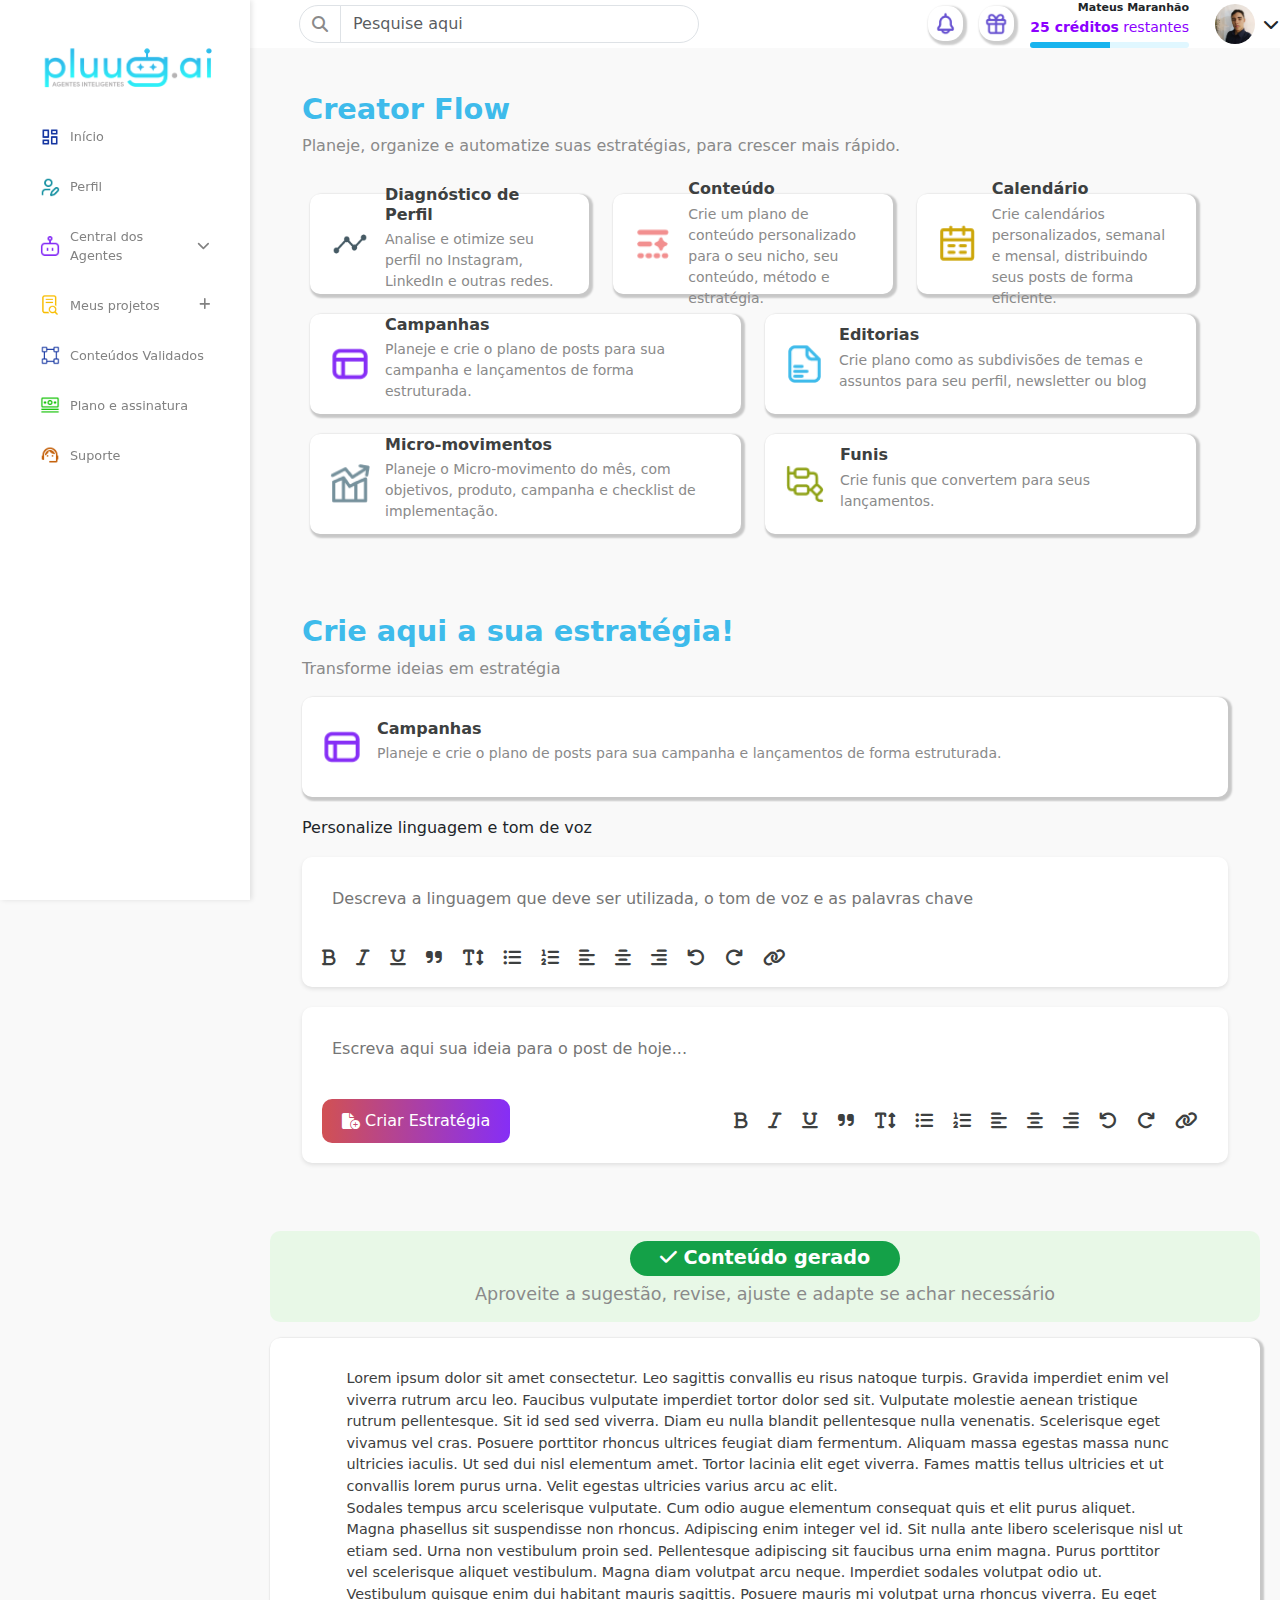
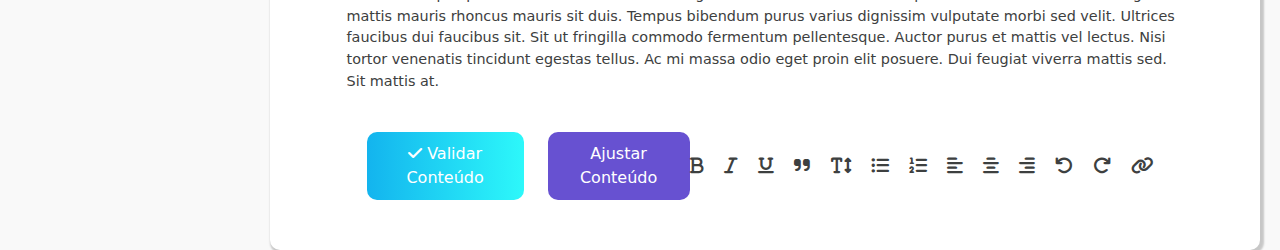
<file: creator-flow.html>
<!DOCTYPE html>
<html lang="pt-BR">

<head>
    <meta charset="UTF-8">
    <meta name="viewport" content="width=device-width, initial-scale=1.0">
    <title>Pluug-ai - Creator Flow</title>
    <link rel="shortcut icon" type="imagex/png" href="./img/icone - 10.png">

    <!-- Bootstrap CSS -->
    <link href="https://cdn.jsdelivr.net/npm/bootstrap@5.3.3/dist/css/bootstrap.min.css" rel="stylesheet"
        crossorigin="anonymous">

    <!-- Bootstrap JS (com Popper incluído no bundle) -->
    <script src="https://cdn.jsdelivr.net/npm/bootstrap@5.3.3/dist/js/bootstrap.bundle.min.js"
        crossorigin="anonymous"></script>

    <!-- CSS do Owl Carousel -->
    <link rel="stylesheet" href="https://cdnjs.cloudflare.com/ajax/libs/OwlCarousel2/2.3.4/assets/owl.carousel.min.css">
    <link rel="stylesheet"
        href="https://cdnjs.cloudflare.com/ajax/libs/OwlCarousel2/2.3.4/assets/owl.theme.default.min.css">

    <!-- jQuery -->
    <script src="https://code.jquery.com/jquery-3.6.0.min.js"></script>

    <!-- JS do Owl Carousel -->
    <script src="https://cdnjs.cloudflare.com/ajax/libs/OwlCarousel2/2.3.4/owl.carousel.min.js"></script>

    <!--Font Awesome-->
    <link rel="stylesheet" href="https://cdnjs.cloudflare.com/ajax/libs/font-awesome/6.4.2/css/all.min.css"
        crossorigin="anonymous" referrerpolicy="no-referrer" />

    <!--CSS-->
    <link rel="stylesheet" href="css/index.css">
    <link rel="stylesheet" href="css/meus-projetos.css">
    <link rel="stylesheet" href="css/perfil.css">
    <link rel="stylesheet" href="css/plano.css">
    <link rel="stylesheet" href="css/responsive.css">
    <link rel="stylesheet" href="css/trend-ai.css">
</head>

<body class="creator-flow">
    <!--SideBar-->
    <nav class="navbar navbar-light d-md-none">
        <div class="container-fluid">
            <a class="navbar-brand" href="#">
                <img src="./img/pluugai-degrade-azul-fundo-branco-300-dpi.webp" alt="Pluu.ai Logo" class="img-fluid">
            </a>
            <button class="navbar-toggler" type="button" data-bs-toggle="collapse" data-bs-target="#mobileMenu"
                aria-controls="mobileMenu" aria-expanded="false" aria-label="Toggle navigation">
                <span class="navbar-toggler-icon"></span>
            </button>
        </div>
    </nav>
    <div class="collapse mobile-menu d-md-block" id="mobileMenu">
        <div class="sidebar">
            <a class="navbar-brand d-none d-md-block" href="#">
                <img src="./img/pluugai-degrade-azul-fundo-branco-300-dpi.webp" alt="Pluu.ai Logo" class="img-fluid">
            </a>
            <ul id="navegacao" class="nav flex-column">
                <li class="nav-item">
                    <a id="index" class="nav-link" href="index.html"><img class="img-fluid icones"
                            src="./img/Icons menu/Inicio.png">
                        Início</a>
                </li>
                <li class="nav-item">
                    <a id="perfil" class="nav-link" href="perfil.html"><img class="img-fluid icones"
                            src="./img/Icons menu/Perfil.png">
                        Perfil</a>
                </li>
                <li class="nav-item central-agentes-item">
                    <a class="nav-link central-agentes-link" style="cursor: pointer;">
                        <img class="img-fluid icones" src="./img/Icons menu/Central dos Agentes.png"> Central dos
                        Agentes
                        <i class="fas fa-chevron-down ms-auto"></i>
                    </a>
                    <ul class="submenu nav flex-column">
                        <li class="nav-item">
                            <a id="trend-ai" class="nav-link" href="trend-ai.html"><img class="img-fluid icones"
                                    src="./img/Icons menu/Trend AI.png"> Trend AI</a>
                        </li>
                        <li class="nav-item">
                            <a id="creator-genie" class="nav-link" href="creator-genie.html"><img
                                    class="img-fluid icones" src="./img/Icons menu/Creator Genie.png"> Creator Genie</a>
                        </li>
                        <li class="nav-item">
                            <a id="creator-flow" class="nav-link" href="creator-flow.html"><img class="img-fluid icones"
                                    src="./img/Icons menu/Creator Flow.png"> Creator Flow</a>
                        </li>
                        <li class="nav-item">
                            <a id="creator-builder" class="nav-link" href="creator-builder.html"><img
                                    class="img-fluid icones" src="./img/Icons menu/carbon_model-builder.png"> Creator
                                Builder</a>
                        </li>
                        <li class="nav-item">
                            <a id="leads-ia" class="nav-link" href="leads-ia.html"><img class="img-fluid icones"
                                    src="./img/Icons menu/stash_user-id.png"> Leads IA</a>
                        </li>
                    </ul>
                </li>
                <li class="nav-item">
                    <a id="meus-projetos" class="nav-link" href="meus-projetos.html"><img class="img-fluid icones"
                            src="./img/Icons menu/Meus projetos.png">
                        Meus projetos
                        <i class="fas fa-plus ms-auto"></i>
                    </a>
                </li>
                <li class="nav-item">
                    <a id="validados" class="nav-link" href="validados.html"><img class="img-fluid icones"
                            src="./img/Icons menu/Conteúdos Validados.png"> Conteúdos Validados</a>
                </li>
                <li class="nav-item">
                    <a id="plano" class="nav-link" href="plano.html"><img class="img-fluid icones"
                            src="./img/Icons menu/Plano e assintura.png"> Plano e assinatura</a>
                </li>
                <li class="nav-item">
                    <a id="suporte" class="nav-link" href="suporte.html"><img class="img-fluid icones"
                            src="./img/Icons menu/Suporte.png">
                        Suporte</a>
                </li>
            </ul>
        </div>
    </div>

    <!-- Navbar vertical -->
    <div class="nav-vertical">
        <div class="d-flex justify-content-between align-items-center mb-4">

            <div class="input-group search-bar flex-grow-1 ms-5" style="max-width: 400px;">
                <span class="input-group-text"><i class="fas fa-search"></i></span>
                <input type="text" class="form-control" placeholder="Pesquise aqui">
            </div>

            <div class="profile-info d-flex align-items-center ms-auto">
                <div class="d-flex align-items-center">
                    <div class="icon-wrapper me-3">
                        <img class="icones-roxos" src="./img/flowbite_bell-outline.png" alt="Notificação">
                    </div>
                    <div class="icon-wrapper me-3" data-bs-toggle="modal" data-bs-target="#giftModal">
                        <img class="icones-roxos" src="./img/tabler_gift.png" alt="Presente">
                    </div>
                </div>
                <div class="profile-details text-end me-3">
                    <strong>Mateus Maranhão</strong>
                    <span class="credits"><b>25 créditos</b> restantes</span>
                    <div class="progress mt-1">
                        <div class="progress-bar" role="progressbar" style="width: 50%" aria-valuenow="50"
                            aria-valuemin="0" aria-valuemax="100"></div>
                    </div>
                </div>
                <img class="foto-perfil" src="./img/8c23a2b4-e8b4-4d0d-b0fb-df7a47a0a22d.jpeg" alt="Foto do Perfil">
                <i onclick="toggleMenu()" class="fas fa-chevron-down ms-2 dropdown-icon" style="cursor: pointer;"></i>
            </div>
        </div>
    </div>

    <!--Menu dropdown do perfil-->
    <div class="menu-dropdown" id="menuDropdown">
        <a href="#"><img class="img-fluid icones-dropdown" src="./img/Icons menu/Inicio.png"> Início</a>
        <a href="#"><img class="img-fluid icones-dropdown" src="./img/Icons menu/Perfil.png"> Perfil</a>
        <button class="btn-sair mt-2"><i class="fas fa-sign-out-alt me-2"></i> Sair</button>
    </div>

    <!--input de pesquisa mobile-->
    <div class="container input-pesquisa d-md-none d-block">
        <input type="text" class="form-control" placeholder="Pesquise aqui">
    </div>

    <!--Conteudo principal-->
    <div class="main-content">

        <!-- Modal -->
        <div class="modal fade" id="giftModal" tabindex="-1" aria-labelledby="giftModalLabel" aria-hidden="true">
            <div class="modal-dialog modal-dialog-centered">
                <div class="modal-content">
                    <div class="modal-header">
                        <ul class="nav nav-tabs">
                            <li class="nav-item">
                                <a class="nav-link active" id="tab-convidar" onclick="showTab('convidar')">Convidar</a>
                            </li>
                            <li class="nav-item">
                                <a class="nav-link" id="tab-recompensas"
                                    onclick="showTab('recompensas')">Recompensas</a>
                            </li>
                        </ul>
                        <button type="button" class="btn-close" data-bs-dismiss="modal" aria-label="Close"></button>
                    </div>
                    <div class="modal-body text-center">
                        <div id="convidar" class="tab-content active">
                            <h5>Dê 10% de desconto e Ganhe até 20% de desconto na sua mensalidade</h5>
                            <p>Convide amigos e novas contas para a Pluug.ai e ofereça um desconto especial de 10%.</p>
                            <button class="btn-convidar w-100"><img class="img-fluid me-2" src="./img/tabler_gift.png">
                                Pluug.ai/convidado</button>
                            <button class="btn-copiar mt-3">Copiar link de convite</button>
                            <h6 class="mt-4 info-importante-titulo">Informações importantes</h6>
                            <p class="info-importante mt-2">O desconto não é cumulativo e será aplicado apenas em 1
                                única mensalidade.</p>
                        </div>
                        <div id="recompensas" class="tab-content">
                            <h5 class="mb-3">Recompensas ganhas: 15%</h5>
                            <div class="quando-receberei">
                                <img class="img-fluid mb-3" src="./img/tabler_gift.png">
                                <h6>Quando receberei minha recompensa?</h6>
                                <p>A sua recompensa será o desconto aplicado na sua próxima mensalidade. O desconto não
                                    é cumulativo, ele será aplicado apenas em 1 única mensalidade, até 30 dias após a
                                    indicação.</p>
                                <p>Caso seu plano seja anual, seu desconto será aplicado no ato da renovação</p>
                            </div>
                            <button class="btn-recolher mt-3">Recolher recompensa</button>
                        </div>
                    </div>
                </div>
            </div>
        </div>

        <!--Creator Flow-->
        <section class="qual-conteudo">
            <div class="container">
                <div class="row">
                    <div class="col-md-12">
                        <h1>Creator Flow</h1>
                        <p>Planeje, organize e automatize suas estratégias, para crescer mais rápido.</p>
                    </div>
                    <div class="qual-estrategia row">
                        <div class="col-md-4">
                            <div class="card-estrategia d-flex align-items-center">
                                <img class="img-fluid card-icon" src="./img/icons criador 2/dashicons_text.png">
                                <div>
                                    <h3>Diagnóstico de Perfil</h3>
                                    <p>Analise e otimize seu perfil no Instagram, LinkedIn e outras redes.</p>
                                </div>
                            </div>
                        </div>
                        <div class="col-md-4">
                            <div class="card-estrategia d-flex align-items-center">
                                <img class="img-fluid card-icon"
                                    src="./img/icons criador 2/mingcute_content-ai-fill.png">
                                <div>
                                    <h3 class="mt-3">Conteúdo</h3>
                                    <p>Crie um plano de conteúdo personalizado para o seu nicho, seu conteúdo, método e
                                        estratégia.
                                    </p>
                                </div>
                            </div>
                        </div>
                        <div class="col-md-4">
                            <div class="card-estrategia d-flex align-items-center">
                                <img class="img-fluid card-icon"
                                    src="./img/icons criador 2/icon-park-outline_calendar.png">
                                <div>
                                    <h3 class="mt-3">Calendário</h3>
                                    <p>Crie calendários personalizados, semanal e mensal, distribuindo seus posts de
                                        forma
                                        eficiente.
                                    </p>
                                </div>
                            </div>
                        </div>
                        <div class="col-md-6">
                            <div class="card-estrategia d-flex align-items-center">
                                <img class="img-fluid card-icon"
                                    src="./img/icons criador 2/gravity-ui_layout-header-side-content.png">
                                <div>
                                    <h3>Campanhas</h3>
                                    <p>Planeje e crie o plano de posts para sua campanha e lançamentos de forma
                                        estruturada.
                                    </p>
                                </div>
                            </div>
                        </div>
                        <div class="col-md-6">
                            <div class="card-estrategia d-flex align-items-center">
                                <img class="img-fluid card-icon" src="./img/icons criador 2/gala_file-document.png">
                                <div>
                                    <h3>Editorias</h3>
                                    <p>Crie plano como as subdivisões de temas e assuntos para seu perfil, newsletter ou
                                        blog
                                    </p>
                                </div>
                            </div>
                        </div>
                        <div class="col-md-6">
                            <div class="card-estrategia d-flex align-items-center">
                                <img class="img-fluid card-icon"
                                    src="./img/icons criador 2/streamline_decent-work-and-economic-growth.png">
                                <div>
                                    <h3>Micro-movimentos</h3>
                                    <p>Planeje o Micro-movimento do mês, com objetivos, produto, campanha e checklist de
                                        implementação.</p>
                                </div>
                            </div>
                        </div>
                        <div class="col-md-6">
                            <div class="card-estrategia d-flex align-items-center">
                                <img class="img-fluid card-icon"
                                    src="./img/icons criador 2/hugeicons_workflow-square-01.png">
                                <div>
                                    <h3>Funis</h3>
                                    <p>Crie funis que convertem para seus lançamentos.
                                    </p>
                                </div>
                            </div>
                        </div>
                    </div>

                </div>
            </div>
        </section>

        <!--Crie estratégia-->
        <div class="qual-estrategia">
            <div class="container">
                <div class="row">
                    <div class="col-md-12">
                        <h1>Crie aqui a sua estratégia!</h1>
                        <p>Transforme ideias em estratégia</p>
                    </div>
                    <div class="col-md-12">
                        <div class="card-estrategia-2 d-flex align-items-center">
                            <img class="img-fluid card-icon"
                                src="./img/icons criador 2/gravity-ui_layout-header-side-content.png">
                            <div>
                                <h3>Campanhas</h3>
                                <p>Planeje e crie o plano de posts para sua campanha e lançamentos de forma
                                    estruturada.
                                </p>
                            </div>
                        </div>
                    </div>
                </div>
                <h6 class="mt-3">Personalize linguagem e tom de voz</h6>
                <div class="text-editor">
                    <textarea
                        placeholder="Descreva a linguagem que deve ser utilizada, o tom de voz e as palavras chave"></textarea>
                    <div class="toolbar-container">
                        <div class="toolbar">
                            <i class="fas fa-bold"></i>
                            <i class="fas fa-italic"></i>
                            <i class="fas fa-underline"></i>
                            <i class="fas fa-quote-right"></i>
                            <i class="fas fa-text-height"></i>
                            <i class="fas fa-list-ul"></i>
                            <i class="fas fa-list-ol"></i>
                            <i class="fas fa-align-left"></i>
                            <i class="fas fa-align-center"></i>
                            <i class="fas fa-align-right"></i>
                            <i class="fas fa-undo"></i>
                            <i class="fas fa-redo"></i>
                            <i class="fas fa-link"></i>
                        </div>
                    </div>
                </div>

                <div class="text-editor">
                    <textarea placeholder="Escreva aqui sua ideia para o post de hoje..."></textarea>
                    <div class="toolbar-container">
                        <button class="btn-criar-conteudo">
                            <i class="fa-solid fa-file-circle-plus"></i> Criar Estratégia
                        </button>
                        <div class="toolbar">
                            <i class="fas fa-bold"></i>
                            <i class="fas fa-italic"></i>
                            <i class="fas fa-underline"></i>
                            <i class="fas fa-quote-right"></i>
                            <i class="fas fa-text-height"></i>
                            <i class="fas fa-list-ul"></i>
                            <i class="fas fa-list-ol"></i>
                            <i class="fas fa-align-left"></i>
                            <i class="fas fa-align-center"></i>
                            <i class="fas fa-align-right"></i>
                            <i class="fas fa-undo"></i>
                            <i class="fas fa-redo"></i>
                            <i class="fas fa-link"></i>
                        </div>
                    </div>
                </div>
            </div>
        </div>

        <!--Conteudo gerado-->
        <div class="conteudo-gerado mt-5">
            <div class="container">
                <div class="row">
                    <div class="col-md-12">
                        <div class="d-flex justify-content-center">
                            <button class="btn-conteudo-gerado">
                                <i class="fa-solid fa-check"></i> Conteúdo gerado
                            </button>
                        </div>
                        <p>Aproveite a sugestão, revise, ajuste e adapte se achar necessário</p>
                    </div>
                </div>
            </div>
        </div>
        <div class="conteudo-texto mt-3">
            <p>Lorem ipsum dolor sit amet consectetur. Leo sagittis convallis eu risus natoque turpis.
                Gravida imperdiet enim vel viverra rutrum arcu leo. Faucibus vulputate imperdiet tortor
                dolor sed sit. Vulputate molestie aenean tristique rutrum pellentesque.
                Sit id sed sed viverra. Diam eu nulla blandit pellentesque nulla venenatis. Scelerisque eget
                vivamus vel cras. Posuere porttitor rhoncus ultrices feugiat diam fermentum. Aliquam massa
                egestas massa nunc ultricies iaculis. Ut sed dui nisl elementum amet. Tortor lacinia elit
                eget viverra. Fames mattis tellus ultricies et ut convallis lorem purus urna. Velit egestas
                ultricies varius arcu ac elit.<br>
                Sodales tempus arcu scelerisque vulputate. Cum odio augue elementum consequat quis et elit
                purus aliquet. Magna phasellus sit suspendisse non rhoncus. Adipiscing enim integer vel id.
                Sit nulla ante libero scelerisque nisl ut etiam sed. Urna non vestibulum proin sed.
                Pellentesque adipiscing sit faucibus urna enim magna. Purus porttitor vel scelerisque
                aliquet vestibulum. Magna diam volutpat arcu neque. Imperdiet sodales volutpat odio ut.
                Vestibulum quisque enim dui habitant mauris sagittis. Posuere mauris mi volutpat urna
                rhoncus viverra. Eu eget mattis mauris rhoncus mauris sit duis.
                Tempus bibendum purus varius dignissim vulputate morbi sed velit. Ultrices faucibus dui
                faucibus sit. Sit ut fringilla commodo fermentum pellentesque. Auctor purus et mattis vel
                lectus. Nisi tortor venenatis tincidunt egestas tellus. Ac mi massa odio eget proin elit
                posuere. Dui feugiat viverra mattis sed. Sit mattis at.</p>
            <div class="text-editor-trend">
                <div class="toolbar-container">
                    <div class="d-flex justify-content-start">
                        <button class="btn-validar-conteudo me-4">
                            <i class="fa-solid fa-check"></i> Validar Conteúdo
                        </button>
                        <button class="btn-ajustar-conteudo">
                            Ajustar Conteúdo
                        </button>
                    </div>
                    <div class="toolbar">
                        <i class="fas fa-bold"></i>
                        <i class="fas fa-italic"></i>
                        <i class="fas fa-underline"></i>
                        <i class="fas fa-quote-right"></i>
                        <i class="fas fa-text-height"></i>
                        <i class="fas fa-list-ul"></i>
                        <i class="fas fa-list-ol"></i>
                        <i class="fas fa-align-left"></i>
                        <i class="fas fa-align-center"></i>
                        <i class="fas fa-align-right"></i>
                        <i class="fas fa-undo"></i>
                        <i class="fas fa-redo"></i>
                        <i class="fas fa-link"></i>
                    </div>
                </div>
            </div>
        </div>
    </div>

</body>

<script src="./js/scripts.js"></script>

</html>
</file>
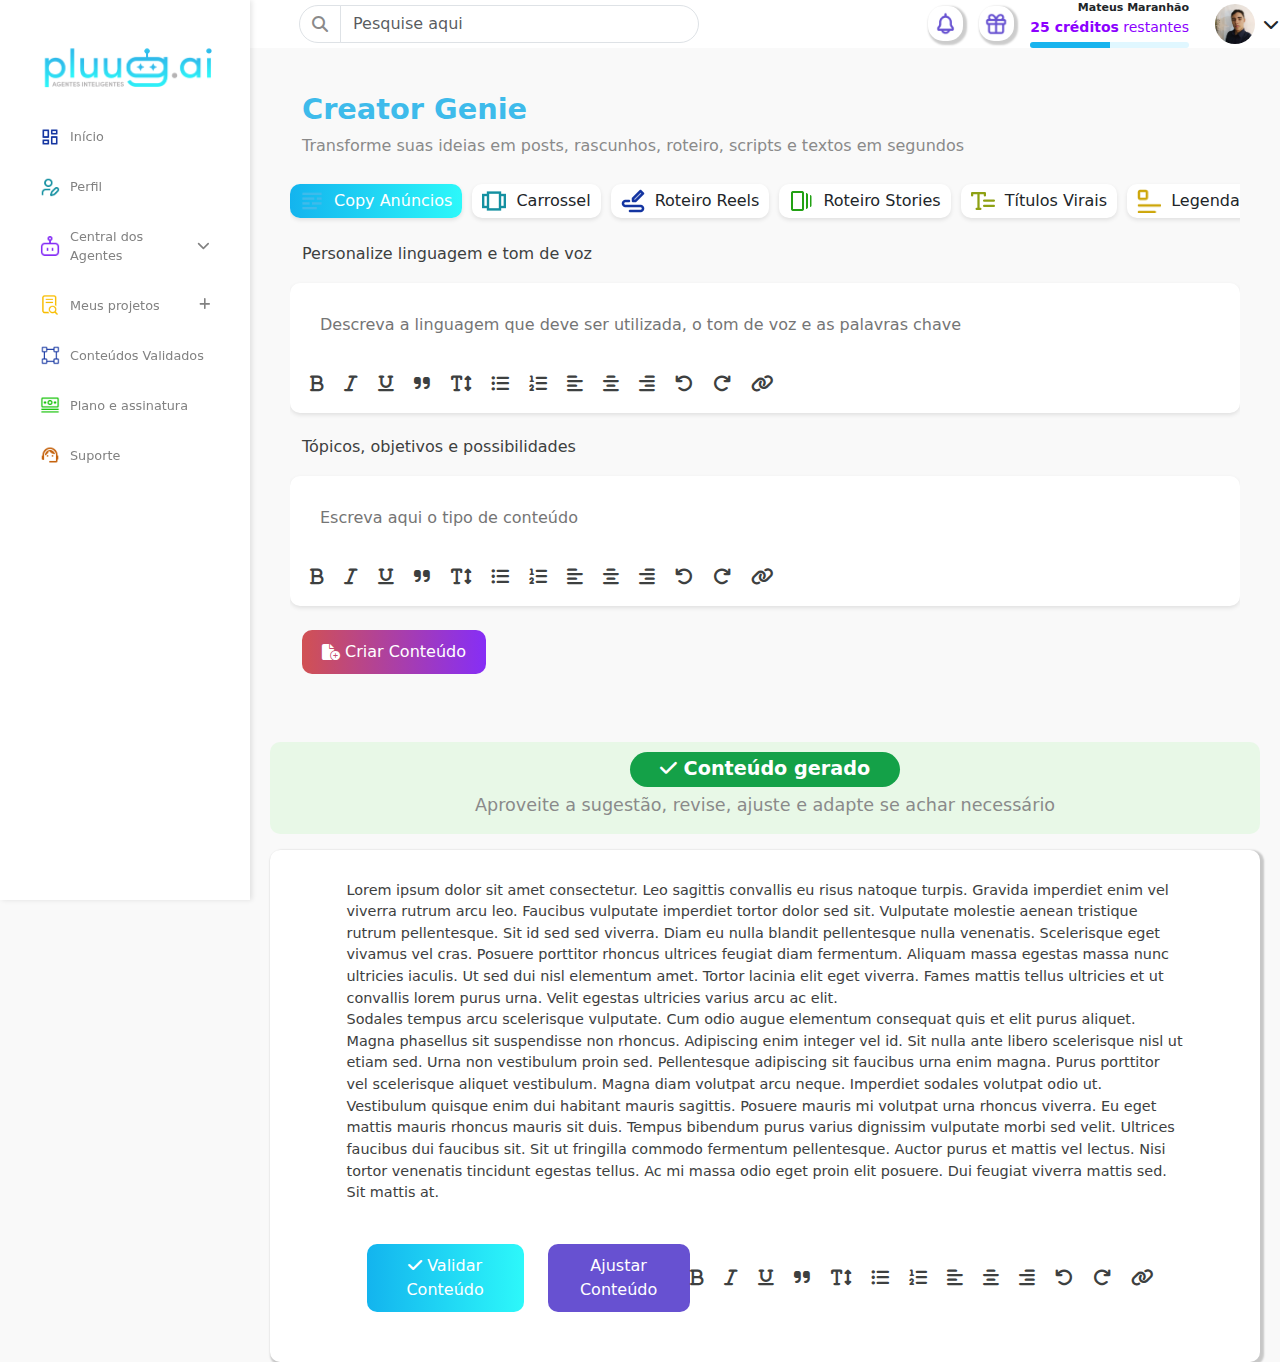
<file: creator-genie.html>
<!DOCTYPE html>
<html lang="pt-BR">

<head>
    <meta charset="UTF-8">
    <meta name="viewport" content="width=device-width, initial-scale=1.0">
    <title>Pluug-ai - Creator Genie</title>
    <link rel="shortcut icon" type="imagex/png" href="./img/icone - 10.png">

    <!-- Bootstrap CSS -->
    <link href="https://cdn.jsdelivr.net/npm/bootstrap@5.3.3/dist/css/bootstrap.min.css" rel="stylesheet"
        crossorigin="anonymous">

    <!-- Bootstrap JS (com Popper incluído no bundle) -->
    <script src="https://cdn.jsdelivr.net/npm/bootstrap@5.3.3/dist/js/bootstrap.bundle.min.js"
        crossorigin="anonymous"></script>

    <!-- CSS do Owl Carousel -->
    <link rel="stylesheet" href="https://cdnjs.cloudflare.com/ajax/libs/OwlCarousel2/2.3.4/assets/owl.carousel.min.css">
    <link rel="stylesheet"
        href="https://cdnjs.cloudflare.com/ajax/libs/OwlCarousel2/2.3.4/assets/owl.theme.default.min.css">

    <!-- jQuery -->
    <script src="https://code.jquery.com/jquery-3.6.0.min.js"></script>

    <!-- JS do Owl Carousel -->
    <script src="https://cdnjs.cloudflare.com/ajax/libs/OwlCarousel2/2.3.4/owl.carousel.min.js"></script>

    <!--Font Awesome-->
    <link rel="stylesheet" href="https://cdnjs.cloudflare.com/ajax/libs/font-awesome/6.4.2/css/all.min.css"
        crossorigin="anonymous" referrerpolicy="no-referrer" />

    <!--CSS-->
    <link rel="stylesheet" href="css/index.css">
    <link rel="stylesheet" href="css/meus-projetos.css">
    <link rel="stylesheet" href="css/perfil.css">
    <link rel="stylesheet" href="css/plano.css">
    <link rel="stylesheet" href="css/responsive.css">
    <link rel="stylesheet" href="css/trend-ai.css">
</head>

<body class="creator-genie">
    <!--SideBar-->
    <nav class="navbar navbar-light d-md-none">
        <div class="container-fluid">
            <a class="navbar-brand" href="#">
                <img src="./img/pluugai-degrade-azul-fundo-branco-300-dpi.webp" alt="Pluu.ai Logo" class="img-fluid">
            </a>
            <button class="navbar-toggler" type="button" data-bs-toggle="collapse" data-bs-target="#mobileMenu"
                aria-controls="mobileMenu" aria-expanded="false" aria-label="Toggle navigation">
                <span class="navbar-toggler-icon"></span>
            </button>
        </div>
    </nav>
    <div class="collapse mobile-menu d-md-block" id="mobileMenu">
        <div class="sidebar">
            <a class="navbar-brand d-none d-md-block" href="#">
                <img src="./img/pluugai-degrade-azul-fundo-branco-300-dpi.webp" alt="Pluu.ai Logo" class="img-fluid">
            </a>
            <ul id="navegacao" class="nav flex-column">
                <li class="nav-item">
                    <a id="index" class="nav-link" href="index.html"><img class="img-fluid icones"
                            src="./img/Icons menu/Inicio.png">
                        Início</a>
                </li>
                <li class="nav-item">
                    <a id="perfil" class="nav-link" href="perfil.html"><img class="img-fluid icones"
                            src="./img/Icons menu/Perfil.png">
                        Perfil</a>
                </li>
                <li class="nav-item central-agentes-item">
                    <a class="nav-link central-agentes-link" style="cursor: pointer;">
                        <img class="img-fluid icones" src="./img/Icons menu/Central dos Agentes.png"> Central dos
                        Agentes
                        <i class="fas fa-chevron-down ms-auto"></i>
                    </a>
                    <ul class="submenu nav flex-column">
                        <li class="nav-item">
                            <a id="trend-ai" class="nav-link" href="trend-ai.html"><img class="img-fluid icones"
                                    src="./img/Icons menu/Trend AI.png"> Trend AI</a>
                        </li>
                        <li class="nav-item">
                            <a id="creator-genie" class="nav-link" href="creator-genie.html"><img
                                    class="img-fluid icones" src="./img/Icons menu/Creator Genie.png"> Creator Genie</a>
                        </li>
                        <li class="nav-item">
                            <a id="creator-flow" class="nav-link" href="creator-flow.html"><img class="img-fluid icones"
                                    src="./img/Icons menu/Creator Flow.png"> Creator Flow</a>
                        </li>
                        <li class="nav-item">
                            <a id="creator-builder" class="nav-link" href="creator-builder.html"><img
                                    class="img-fluid icones" src="./img/Icons menu/carbon_model-builder.png"> Creator
                                Builder</a>
                        </li>
                        <li class="nav-item">
                            <a id="leads-ia" class="nav-link" href="leads-ia.html"><img class="img-fluid icones"
                                    src="./img/Icons menu/stash_user-id.png"> Leads IA</a>
                        </li>
                    </ul>
                </li>
                <li class="nav-item">
                    <a id="meus-projetos" class="nav-link" href="meus-projetos.html"><img class="img-fluid icones"
                            src="./img/Icons menu/Meus projetos.png">
                        Meus projetos
                        <i class="fas fa-plus ms-auto"></i>
                    </a>
                </li>
                <li class="nav-item">
                    <a id="validados" class="nav-link" href="validados.html"><img class="img-fluid icones"
                            src="./img/Icons menu/Conteúdos Validados.png"> Conteúdos Validados</a>
                </li>
                <li class="nav-item">
                    <a id="plano" class="nav-link" href="plano.html"><img class="img-fluid icones"
                            src="./img/Icons menu/Plano e assintura.png"> Plano e assinatura</a>
                </li>
                <li class="nav-item">
                    <a id="suporte" class="nav-link" href="suporte.html"><img class="img-fluid icones"
                            src="./img/Icons menu/Suporte.png">
                        Suporte</a>
                </li>
            </ul>
        </div>
    </div>

    <!-- Navbar vertical -->
    <div class="nav-vertical">
        <div class="d-flex justify-content-between align-items-center mb-4">

            <div class="input-group search-bar flex-grow-1 ms-5" style="max-width: 400px;">
                <span class="input-group-text"><i class="fas fa-search"></i></span>
                <input type="text" class="form-control" placeholder="Pesquise aqui">
            </div>

            <div class="profile-info d-flex align-items-center ms-auto">
                <div class="d-flex align-items-center">
                    <div class="icon-wrapper me-3">
                        <img class="icones-roxos" src="./img/flowbite_bell-outline.png" alt="Notificação">
                    </div>
                    <div class="icon-wrapper me-3" data-bs-toggle="modal" data-bs-target="#giftModal">
                        <img class="icones-roxos" src="./img/tabler_gift.png" alt="Presente">
                    </div>
                </div>
                <div class="profile-details text-end me-3">
                    <strong>Mateus Maranhão</strong>
                    <span class="credits"><b>25 créditos</b> restantes</span>
                    <div class="progress mt-1">
                        <div class="progress-bar" role="progressbar" style="width: 50%" aria-valuenow="50"
                            aria-valuemin="0" aria-valuemax="100"></div>
                    </div>
                </div>
                <img class="foto-perfil" src="./img/8c23a2b4-e8b4-4d0d-b0fb-df7a47a0a22d.jpeg" alt="Foto do Perfil">
                <i onclick="toggleMenu()" class="fas fa-chevron-down ms-2 dropdown-icon" style="cursor: pointer;"></i>
            </div>
        </div>
    </div>

    <!--Menu dropdown do perfil-->
    <div class="menu-dropdown" id="menuDropdown">
        <a href="#"><img class="img-fluid icones-dropdown" src="./img/Icons menu/Inicio.png"> Início</a>
        <a href="#"><img class="img-fluid icones-dropdown" src="./img/Icons menu/Perfil.png"> Perfil</a>
        <button class="btn-sair mt-2"><i class="fas fa-sign-out-alt me-2"></i> Sair</button>
    </div>

    <!--input de pesquisa mobile-->
    <div class="container input-pesquisa d-md-none d-block">
        <input type="text" class="form-control" placeholder="Pesquise aqui">
    </div>

    <!--Conteudo principal-->
    <div class="main-content">

        <!-- Modal -->
        <div class="modal fade" id="giftModal" tabindex="-1" aria-labelledby="giftModalLabel" aria-hidden="true">
            <div class="modal-dialog modal-dialog-centered">
                <div class="modal-content">
                    <div class="modal-header">
                        <ul class="nav nav-tabs">
                            <li class="nav-item">
                                <a class="nav-link active" id="tab-convidar" onclick="showTab('convidar')">Convidar</a>
                            </li>
                            <li class="nav-item">
                                <a class="nav-link" id="tab-recompensas"
                                    onclick="showTab('recompensas')">Recompensas</a>
                            </li>
                        </ul>
                        <button type="button" class="btn-close" data-bs-dismiss="modal" aria-label="Close"></button>
                    </div>
                    <div class="modal-body text-center">
                        <div id="convidar" class="tab-content active">
                            <h5>Dê 10% de desconto e Ganhe até 20% de desconto na sua mensalidade</h5>
                            <p>Convide amigos e novas contas para a Pluug.ai e ofereça um desconto especial de 10%.</p>
                            <button class="btn-convidar w-100"><img class="img-fluid me-2" src="./img/tabler_gift.png">
                                Pluug.ai/convidado</button>
                            <button class="btn-copiar mt-3">Copiar link de convite</button>
                            <h6 class="mt-4 info-importante-titulo">Informações importantes</h6>
                            <p class="info-importante mt-2">O desconto não é cumulativo e será aplicado apenas em 1
                                única mensalidade.</p>
                        </div>
                        <div id="recompensas" class="tab-content">
                            <h5 class="mb-3">Recompensas ganhas: 15%</h5>
                            <div class="quando-receberei">
                                <img class="img-fluid mb-3" src="./img/tabler_gift.png">
                                <h6>Quando receberei minha recompensa?</h6>
                                <p>A sua recompensa será o desconto aplicado na sua próxima mensalidade. O desconto não
                                    é cumulativo, ele será aplicado apenas em 1 única mensalidade, até 30 dias após a
                                    indicação.</p>
                                <p>Caso seu plano seja anual, seu desconto será aplicado no ato da renovação</p>
                            </div>
                            <button class="btn-recolher mt-3">Recolher recompensa</button>
                        </div>
                    </div>
                </div>
            </div>
        </div>

        <!--Creator Genie-->
        <section class="qual-conteudo">
            <div class="container">
                <div class="row">
                    <div class="col-md-12">
                        <h1>Creator Genie</h1>
                        <p>Transforme suas ideias em posts, rascunhos, roteiro, scripts e textos em segundos</p>
                    </div>
                    <div class="conteudo-wrapper">
                        <div class="conteudo active"><img src="./img/icons criador/copy.png" alt="">Copy Anúncios</div>
                        <div class="conteudo"><img src="./img/icons criador/Carrossel.png" alt="">Carrossel</div>
                        <div class="conteudo"><img src="./img/icons criador/Roteiro Reels.png" alt="">Roteiro Reels
                        </div>
                        <div class="conteudo"><img src="./img/icons criador/Roteiro Stories.png" alt="">Roteiro Stories
                        </div>
                        <div class="conteudo"><img src="./img/icons criador/Títulos Virais.png" alt="">Títulos Virais
                        </div>
                        <div class="conteudo"><img src="./img/icons criador/Legendas.png" alt="">Legendas</div>
                        <div class="conteudo"><img src="./img/icons criador/Roteiros YouTube.png" alt="">Vídeos</div>
                        <div class="conteudo"><img src="./img/icons criador/Podcast.png" alt="">Podcast</div>
                        <div class="conteudo"><img src="./img/icons criador/Páginas de Vendas.png" alt="">Páginas de
                            Vendas</div>
                    </div>

                    <h6 class="mt-3">Personalize linguagem e tom de voz</h6>
                    <div class="text-editor">
                        <textarea
                            placeholder="Descreva a linguagem que deve ser utilizada, o tom de voz e as palavras chave"></textarea>
                        <div class="toolbar-container">
                            <div class="toolbar">
                                <i class="fas fa-bold"></i>
                                <i class="fas fa-italic"></i>
                                <i class="fas fa-underline"></i>
                                <i class="fas fa-quote-right"></i>
                                <i class="fas fa-text-height"></i>
                                <i class="fas fa-list-ul"></i>
                                <i class="fas fa-list-ol"></i>
                                <i class="fas fa-align-left"></i>
                                <i class="fas fa-align-center"></i>
                                <i class="fas fa-align-right"></i>
                                <i class="fas fa-undo"></i>
                                <i class="fas fa-redo"></i>
                                <i class="fas fa-link"></i>
                            </div>
                        </div>
                    </div>
                    <h6 class="mt-4">Tópicos, objetivos e possibilidades</h6>
                    <div class="text-editor">
                        <textarea placeholder="Escreva aqui o tipo de conteúdo"></textarea>
                        <div class="toolbar-container">
                            <div class="toolbar">
                                <i class="fas fa-bold"></i>
                                <i class="fas fa-italic"></i>
                                <i class="fas fa-underline"></i>
                                <i class="fas fa-quote-right"></i>
                                <i class="fas fa-text-height"></i>
                                <i class="fas fa-list-ul"></i>
                                <i class="fas fa-list-ol"></i>
                                <i class="fas fa-align-left"></i>
                                <i class="fas fa-align-center"></i>
                                <i class="fas fa-align-right"></i>
                                <i class="fas fa-undo"></i>
                                <i class="fas fa-redo"></i>
                                <i class="fas fa-link"></i>
                            </div>
                        </div>
                    </div>
                    <div class="d-flex justify-content-start mt-4">
                        <button class="btn-criar-conteudo">
                            <i class="fa-solid fa-file-circle-plus"></i> Criar Conteúdo
                        </button>
                    </div>

                </div>
            </div>
        </section>

        <!--Conteudo gerado-->
        <div class="conteudo-gerado mt-5">
            <div class="container">
                <div class="row">
                    <div class="col-md-12">
                        <div class="d-flex justify-content-center">
                            <button class="btn-conteudo-gerado">
                                <i class="fa-solid fa-check"></i> Conteúdo gerado
                            </button>
                        </div>
                        <p>Aproveite a sugestão, revise, ajuste e adapte se achar necessário</p>
                    </div>
                </div>
            </div>
        </div>
        <div class="conteudo-texto mt-3">
            <p>Lorem ipsum dolor sit amet consectetur. Leo sagittis convallis eu risus natoque turpis.
                Gravida imperdiet enim vel viverra rutrum arcu leo. Faucibus vulputate imperdiet tortor
                dolor sed sit. Vulputate molestie aenean tristique rutrum pellentesque.
                Sit id sed sed viverra. Diam eu nulla blandit pellentesque nulla venenatis. Scelerisque eget
                vivamus vel cras. Posuere porttitor rhoncus ultrices feugiat diam fermentum. Aliquam massa
                egestas massa nunc ultricies iaculis. Ut sed dui nisl elementum amet. Tortor lacinia elit
                eget viverra. Fames mattis tellus ultricies et ut convallis lorem purus urna. Velit egestas
                ultricies varius arcu ac elit.<br>
                Sodales tempus arcu scelerisque vulputate. Cum odio augue elementum consequat quis et elit
                purus aliquet. Magna phasellus sit suspendisse non rhoncus. Adipiscing enim integer vel id.
                Sit nulla ante libero scelerisque nisl ut etiam sed. Urna non vestibulum proin sed.
                Pellentesque adipiscing sit faucibus urna enim magna. Purus porttitor vel scelerisque
                aliquet vestibulum. Magna diam volutpat arcu neque. Imperdiet sodales volutpat odio ut.
                Vestibulum quisque enim dui habitant mauris sagittis. Posuere mauris mi volutpat urna
                rhoncus viverra. Eu eget mattis mauris rhoncus mauris sit duis.
                Tempus bibendum purus varius dignissim vulputate morbi sed velit. Ultrices faucibus dui
                faucibus sit. Sit ut fringilla commodo fermentum pellentesque. Auctor purus et mattis vel
                lectus. Nisi tortor venenatis tincidunt egestas tellus. Ac mi massa odio eget proin elit
                posuere. Dui feugiat viverra mattis sed. Sit mattis at.</p>
            <div class="text-editor-trend">
                <div class="toolbar-container">
                    <div class="d-flex justify-content-start">
                        <button class="btn-validar-conteudo me-4">
                            <i class="fa-solid fa-check"></i> Validar Conteúdo
                        </button>
                        <button class="btn-ajustar-conteudo">
                            Ajustar Conteúdo
                        </button>
                    </div>
                    <div class="toolbar">
                        <i class="fas fa-bold"></i>
                        <i class="fas fa-italic"></i>
                        <i class="fas fa-underline"></i>
                        <i class="fas fa-quote-right"></i>
                        <i class="fas fa-text-height"></i>
                        <i class="fas fa-list-ul"></i>
                        <i class="fas fa-list-ol"></i>
                        <i class="fas fa-align-left"></i>
                        <i class="fas fa-align-center"></i>
                        <i class="fas fa-align-right"></i>
                        <i class="fas fa-undo"></i>
                        <i class="fas fa-redo"></i>
                        <i class="fas fa-link"></i>
                    </div>
                </div>
            </div>
        </div>
    </div>

</body>

<script src="./js/scripts.js"></script>

</html>
</file>
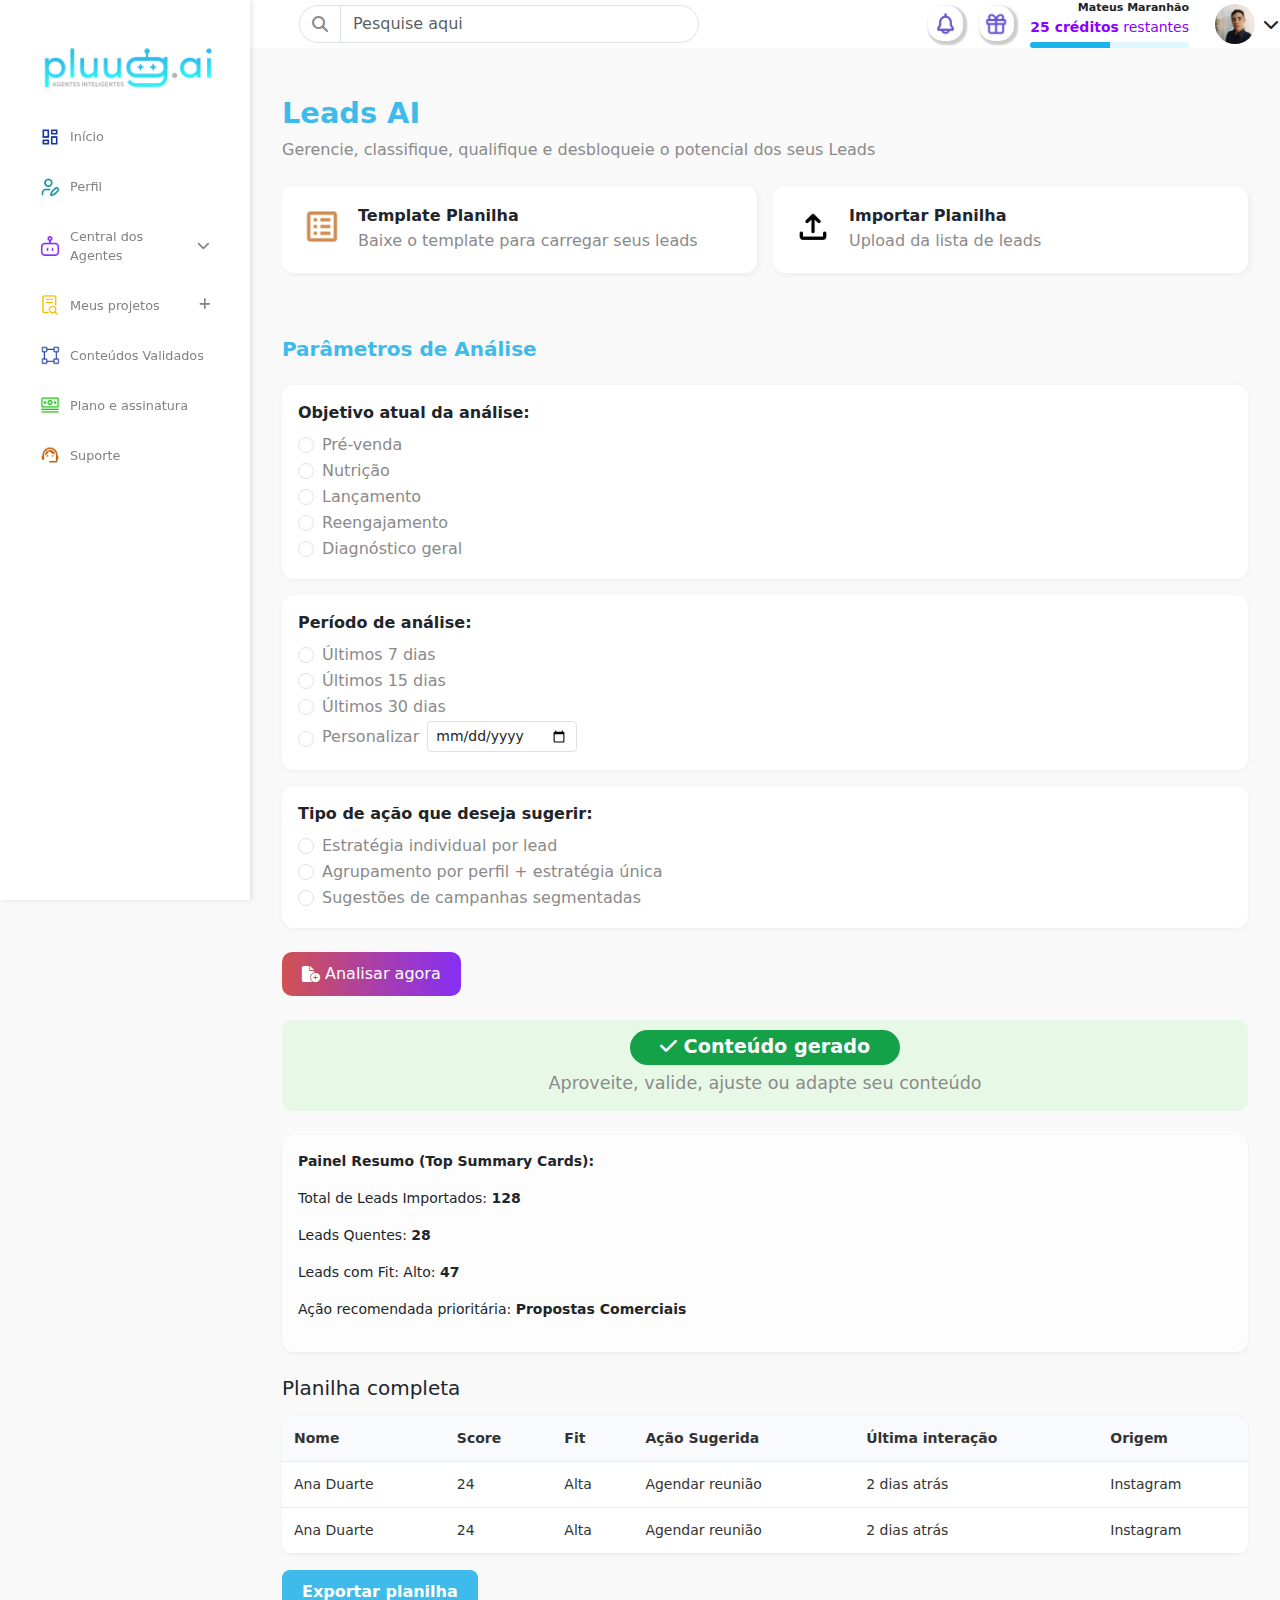
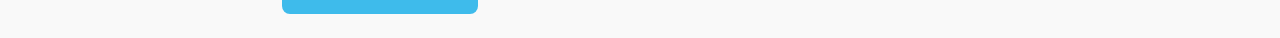
<file: leads-ia.html>
<!DOCTYPE html>
<html lang="pt-BR">

<head>
    <meta charset="UTF-8">
    <meta name="viewport" content="width=device-width, initial-scale=1.0">
    <title>Pluug-ai - Leads IA</title>
    <link rel="shortcut icon" type="imagex/png" href="./img/icone - 10.png">

    <!-- Bootstrap CSS -->
    <link href="https://cdn.jsdelivr.net/npm/bootstrap@5.3.3/dist/css/bootstrap.min.css" rel="stylesheet"
        crossorigin="anonymous">

    <!-- Bootstrap JS (com Popper incluído no bundle) -->
    <script src="https://cdn.jsdelivr.net/npm/bootstrap@5.3.3/dist/js/bootstrap.bundle.min.js"
        crossorigin="anonymous"></script>

    <!-- CSS do Owl Carousel -->
    <link rel="stylesheet" href="https://cdnjs.cloudflare.com/ajax/libs/OwlCarousel2/2.3.4/assets/owl.carousel.min.css">
    <link rel="stylesheet"
        href="https://cdnjs.cloudflare.com/ajax/libs/OwlCarousel2/2.3.4/assets/owl.theme.default.min.css">

    <!-- jQuery -->
    <script src="https://code.jquery.com/jquery-3.6.0.min.js"></script>

    <!-- JS do Owl Carousel -->
    <script src="https://cdnjs.cloudflare.com/ajax/libs/OwlCarousel2/2.3.4/owl.carousel.min.js"></script>

    <!--Font Awesome-->
    <link rel="stylesheet" href="https://cdnjs.cloudflare.com/ajax/libs/font-awesome/6.4.2/css/all.min.css"
        crossorigin="anonymous" referrerpolicy="no-referrer" />

    <!--CSS-->
    <link rel="stylesheet" href="css/index.css">
    <link rel="stylesheet" href="css/meus-projetos.css">
    <link rel="stylesheet" href="css/perfil.css">
    <link rel="stylesheet" href="css/plano.css">
    <link rel="stylesheet" href="css/responsive.css">
    <link rel="stylesheet" href="css/trend-ai.css">
    <link rel="stylesheet" href="css/suporte.css">
    <link rel="stylesheet" href="css/leads-ia.css">

</head>

<body class="leads-ia">
    <!--SideBar-->
    <nav class="navbar navbar-light d-md-none">
        <div class="container-fluid">
            <a class="navbar-brand" href="#">
                <img src="./img/pluugai-degrade-azul-fundo-branco-300-dpi.webp" alt="Pluu.ai Logo" class="img-fluid">
            </a>
            <button class="navbar-toggler" type="button" data-bs-toggle="collapse" data-bs-target="#mobileMenu"
                aria-controls="mobileMenu" aria-expanded="false" aria-label="Toggle navigation">
                <span class="navbar-toggler-icon"></span>
            </button>
        </div>
    </nav>
    <div class="collapse mobile-menu d-md-block" id="mobileMenu">
        <div class="sidebar">
            <a class="navbar-brand d-none d-md-block" href="#">
                <img src="./img/pluugai-degrade-azul-fundo-branco-300-dpi.webp" alt="Pluu.ai Logo" class="img-fluid">
            </a>
            <ul id="navegacao" class="nav flex-column">
                <li class="nav-item">
                    <a id="index" class="nav-link" href="index.html"><img class="img-fluid icones"
                            src="./img/Icons menu/Inicio.png">
                        Início</a>
                </li>
                <li class="nav-item">
                    <a id="perfil" class="nav-link" href="perfil.html"><img class="img-fluid icones"
                            src="./img/Icons menu/Perfil.png">
                        Perfil</a>
                </li>
                <li class="nav-item central-agentes-item">
                    <a class="nav-link central-agentes-link" style="cursor: pointer;">
                        <img class="img-fluid icones" src="./img/Icons menu/Central dos Agentes.png"> Central dos
                        Agentes
                        <i class="fas fa-chevron-down ms-auto"></i>
                    </a>
                    <ul class="submenu nav flex-column">
                        <li class="nav-item">
                            <a id="trend-ai" class="nav-link" href="trend-ai.html"><img class="img-fluid icones"
                                    src="./img/Icons menu/Trend AI.png"> Trend AI</a>
                        </li>
                        <li class="nav-item">
                            <a id="creator-genie" class="nav-link" href="creator-genie.html"><img
                                    class="img-fluid icones" src="./img/Icons menu/Creator Genie.png"> Creator Genie</a>
                        </li>
                        <li class="nav-item">
                            <a id="creator-flow" class="nav-link" href="creator-flow.html"><img class="img-fluid icones"
                                    src="./img/Icons menu/Creator Flow.png"> Creator Flow</a>
                        </li>
                        <li class="nav-item">
                            <a id="creator-builder" class="nav-link" href="creator-builder.html"><img
                                    class="img-fluid icones" src="./img/Icons menu/carbon_model-builder.png"> Creator
                                Builder</a>
                        </li>
                        <li class="nav-item">
                            <a id="leads-ia" class="nav-link" href="leads-ia.html"><img class="img-fluid icones"
                                    src="./img/Icons menu/stash_user-id.png"> Leads IA</a>
                        </li>
                    </ul>
                </li>
                <li class="nav-item">
                    <a id="meus-projetos" class="nav-link" href="meus-projetos.html"><img class="img-fluid icones"
                            src="./img/Icons menu/Meus projetos.png">
                        Meus projetos
                        <i class="fas fa-plus ms-auto"></i>
                    </a>
                </li>
                <li class="nav-item">
                    <a id="validados" class="nav-link" href="validados.html"><img class="img-fluid icones"
                            src="./img/Icons menu/Conteúdos Validados.png"> Conteúdos Validados</a>
                </li>
                <li class="nav-item">
                    <a id="plano" class="nav-link" href="plano.html"><img class="img-fluid icones"
                            src="./img/Icons menu/Plano e assintura.png"> Plano e assinatura</a>
                </li>
                <li class="nav-item">
                    <a id="suporte" class="nav-link" href="suporte.html"><img class="img-fluid icones"
                            src="./img/Icons menu/Suporte.png">
                        Suporte</a>
                </li>
            </ul>
        </div>
    </div>

    <!-- Navbar vertical -->
    <div class="nav-vertical">
        <div class="d-flex justify-content-between align-items-center mb-4">

            <div class="input-group search-bar flex-grow-1 ms-5" style="max-width: 400px;">
                <span class="input-group-text"><i class="fas fa-search"></i></span>
                <input type="text" class="form-control" placeholder="Pesquise aqui">
            </div>

            <div class="profile-info d-flex align-items-center ms-auto">
                <div class="d-flex align-items-center">
                    <div class="icon-wrapper me-3">
                        <img class="icones-roxos" src="./img/flowbite_bell-outline.png" alt="Notificação">
                    </div>
                    <div class="icon-wrapper me-3" data-bs-toggle="modal" data-bs-target="#giftModal">
                        <img class="icones-roxos" src="./img/tabler_gift.png" alt="Presente">
                    </div>
                </div>
                <div class="profile-details text-end me-3">
                    <strong>Mateus Maranhão</strong>
                    <span class="credits"><b>25 créditos</b> restantes</span>
                    <div class="progress mt-1">
                        <div class="progress-bar" role="progressbar" style="width: 50%" aria-valuenow="50"
                            aria-valuemin="0" aria-valuemax="100"></div>
                    </div>
                </div>
                <img class="foto-perfil" src="./img/8c23a2b4-e8b4-4d0d-b0fb-df7a47a0a22d.jpeg" alt="Foto do Perfil">
                <i onclick="toggleMenu()" class="fas fa-chevron-down ms-2 dropdown-icon" style="cursor: pointer;"></i>
            </div>
        </div>
    </div>

    <!--Menu dropdown do perfil-->
    <div class="menu-dropdown" id="menuDropdown">
        <a href="#"><img class="img-fluid icones-dropdown" src="./img/Icons menu/Inicio.png"> Início</a>
        <a href="#"><img class="img-fluid icones-dropdown" src="./img/Icons menu/Perfil.png"> Perfil</a>
        <button class="btn-sair mt-2"><i class="fas fa-sign-out-alt me-2"></i> Sair</button>
    </div>

    <!--input de pesquisa mobile-->
    <div class="container input-pesquisa d-md-none d-block">
        <input type="text" class="form-control" placeholder="Pesquise aqui">
    </div>

    <!--Conteudo principal-->
    <div class="main-content">

        <!-- Modal -->
        <div class="modal fade" id="giftModal" tabindex="-1" aria-labelledby="giftModalLabel" aria-hidden="true">
            <div class="modal-dialog modal-dialog-centered">
                <div class="modal-content">
                    <div class="modal-header">
                        <ul class="nav nav-tabs">
                            <li class="nav-item">
                                <a class="nav-link active" id="tab-convidar" onclick="showTab('convidar')">Convidar</a>
                            </li>
                            <li class="nav-item">
                                <a class="nav-link" id="tab-recompensas"
                                    onclick="showTab('recompensas')">Recompensas</a>
                            </li>
                        </ul>
                        <button type="button" class="btn-close" data-bs-dismiss="modal" aria-label="Close"></button>
                    </div>
                    <div class="modal-body text-center">
                        <div id="convidar" class="tab-content active">
                            <h5>Dê 10% de desconto e Ganhe até 20% de desconto na sua mensalidade</h5>
                            <p>Convide amigos e novas contas para a Pluug.ai e ofereça um desconto especial de 10%.</p>
                            <button class="btn-convidar w-100"><img class="img-fluid me-2" src="./img/tabler_gift.png">
                                Pluug.ai/convidado</button>
                            <button class="btn-copiar mt-3">Copiar link de convite</button>
                            <h6 class="mt-4 info-importante-titulo">Informações importantes</h6>
                            <p class="info-importante mt-2">O desconto não é cumulativo e será aplicado apenas em 1
                                única mensalidade.</p>
                        </div>
                        <div id="recompensas" class="tab-content">
                            <h5 class="mb-3">Recompensas ganhas: 15%</h5>
                            <div class="quando-receberei">
                                <img class="img-fluid mb-3" src="./img/tabler_gift.png">
                                <h6>Quando receberei minha recompensa?</h6>
                                <p>A sua recompensa será o desconto aplicado na sua próxima mensalidade. O desconto não
                                    é cumulativo, ele será aplicado apenas em 1 única mensalidade, até 30 dias após a
                                    indicação.</p>
                                <p>Caso seu plano seja anual, seu desconto será aplicado no ato da renovação</p>
                            </div>
                            <button class="btn-recolher mt-3">Recolher recompensa</button>
                        </div>
                    </div>
                </div>
            </div>
        </div>

        <section class="leads-ai py-4">
            <div class="container">
                <h1>Leads AI</h1>
                <p class="mb-4">Gerencie, classifique, qualifique e desbloqueie o potencial dos seus Leads</p>

                <div class="row g-3">
                    <!-- Card 1 - Template -->
                    <div class="col-md-6">
                        <div style="cursor: pointer;" class="card-leads d-flex align-items-start"
                            onclick="abrirModalPlanilha('modalTemplatePlanilha')">
                            <img src="./img/leads icons/bx_spreadsheet.png" width="40" class="me-3"
                                alt="Ícone Planilha" />
                            <div>
                                <h6 class="fw-bold mb-1">Template Planilha</h6>
                                <p class="mb-0">Baixe o template para carregar seus leads</p>
                            </div>
                        </div>
                    </div>

                    <!-- Card 2 - Importar -->
                    <div class="col-md-6 mb-3">
                        <div style="cursor: pointer;" class="card-leads d-flex align-items-start"
                            onclick="abrirModalPlanilha('modalImportarPlanilha')">
                            <img src="./img/leads icons/material-symbols_upload-rounded.png" width="40" class="me-3"
                                alt="Ícone Importar" />
                            <div>
                                <h6 class="fw-bold mb-1">Importar Planilha</h6>
                                <p class="mb-0">Upload da lista de leads</p>
                            </div>
                        </div>
                    </div>
                </div>
            </div>
        </section>

        <!-- Modal Template Planilha -->
        <div id="modalTemplatePlanilha" class="modal-upload"
            onclick="fecharModalPorForaPlanilha(event, 'modalTemplatePlanilha')">
            <div class="modal-upload-content position-relative" onclick="event.stopPropagation()">

                <!-- Ícone X FontAwesome -->
                <i class="fas fa-times close-modal-planilha" onclick="fecharModalPlanilha('modalTemplatePlanilha')"></i>

                <h5 class="fw-bold">Template Planilha</h5>
                <p class="text-muted">Realize o Upload da Lista de Leads</p>

                <label for="fileTemplate" class="upload-box">
                    <i class="fas fa-folder-open"></i> Adicionar arquivo <i class="fas fa-plus-circle ms-2"></i>
                </label>
                <input type="file" id="fileTemplate" class="d-none"
                    onchange="handleUploadFilePlanilha(event, 'template')" />
                <span id="nomeArquivoTemplate" class="text-muted small d-block mt-2"></span>
            </div>
        </div>

        <!-- Modal Importar Planilha -->
        <div id="modalImportarPlanilha" class="modal-upload"
            onclick="fecharModalPorForaPlanilha(event, 'modalImportarPlanilha')">
            <div class="modal-upload-content position-relative" onclick="event.stopPropagation()">

                <!-- Ícone X FontAwesome -->
                <i class="fas fa-times close-modal-planilha" onclick="fecharModalPlanilha('modalImportarPlanilha')"></i>

                <h5 class="fw-bold">Importar Planilha</h5>
                <p class="text-muted">Realize o Upload da Lista de Leads</p>

                <label for="fileImportar" class="upload-box">
                    <i class="fas fa-folder-open"></i> Adicionar arquivo <i class="fas fa-plus-circle ms-2"></i>
                </label>
                <input type="file" id="fileImportar" class="d-none"
                    onchange="handleUploadFilePlanilha(event, 'importar')" />
                <span id="nomeArquivoImportar" class="text-muted small d-block mt-2"></span>
            </div>
        </div>

        <section class="parametros-analise py-4">
            <div class="container">
                <h5 class="mb-4">Parâmetros de Análise</h5>

                <!-- Objetivo -->
                <div class="card-analise mb-3 p-3">
                    <p class="mb-2">Objetivo atual da análise:</p>
                    <div class="form-check">
                        <input class="form-check-input" type="radio" name="objetivo" id="pre-venda">
                        <label class="form-check-label" for="pre-venda">Pré-venda</label>
                    </div>
                    <div class="form-check">
                        <input class="form-check-input" type="radio" name="objetivo" id="nutricao">
                        <label class="form-check-label" for="nutricao">Nutrição</label>
                    </div>
                    <div class="form-check">
                        <input class="form-check-input" type="radio" name="objetivo" id="lancamento">
                        <label class="form-check-label" for="lancamento">Lançamento</label>
                    </div>
                    <div class="form-check">
                        <input class="form-check-input" type="radio" name="objetivo" id="reengajamento">
                        <label class="form-check-label" for="reengajamento">Reengajamento</label>
                    </div>
                    <div class="form-check">
                        <input class="form-check-input" type="radio" name="objetivo" id="diagnostico">
                        <label class="form-check-label" for="diagnostico">Diagnóstico geral</label>
                    </div>
                </div>

                <!-- Período -->
                <div class="card-analise mb-3 p-3">
                    <p class="mb-2">Período de análise:</p>
                    <div class="form-check">
                        <input class="form-check-input" type="radio" name="periodo" id="7dias">
                        <label class="form-check-label" for="7dias">Últimos 7 dias</label>
                    </div>
                    <div class="form-check">
                        <input class="form-check-input" type="radio" name="periodo" id="15dias">
                        <label class="form-check-label" for="15dias">Últimos 15 dias</label>
                    </div>
                    <div class="form-check">
                        <input class="form-check-input" type="radio" name="periodo" id="30dias">
                        <label class="form-check-label" for="30dias">Últimos 30 dias</label>
                    </div>
                    <div class="form-check d-flex align-items-center">
                        <input class="form-check-input me-2" type="radio" name="periodo" id="personalizado">
                        <label class="form-check-label me-2" for="personalizado">Personalizar</label>
                        <input type="date" class="form-control form-control-sm w-auto" />
                    </div>
                </div>

                <!-- Tipo de ação -->
                <div class="card-analise mb-4 p-3">
                    <p class="mb-2">Tipo de ação que deseja sugerir:</p>
                    <div class="form-check">
                        <input class="form-check-input" type="radio" name="acao" id="individual">
                        <label class="form-check-label" for="individual">Estratégia individual por lead</label>
                    </div>
                    <div class="form-check">
                        <input class="form-check-input" type="radio" name="acao" id="agrupamento">
                        <label class="form-check-label" for="agrupamento">Agrupamento por perfil + estratégia
                            única</label>
                    </div>
                    <div class="form-check">
                        <input class="form-check-input" type="radio" name="acao" id="campanhas">
                        <label class="form-check-label" for="campanhas">Sugestões de campanhas segmentadas</label>
                    </div>
                </div>

                <!-- Botão -->
                <div class="text-start">
                    <button class="btn-criar-conteudo">
                        <i class="fa-solid fa-file-circle-plus"></i> Analisar agora
                    </button>
                </div>
            </div>
        </section>

        <div class="container">
            <div class="conteudo-gerado">
                <div class="row">
                    <div class="col-md-12">
                        <div class="d-flex justify-content-center">
                            <button class="btn-conteudo-gerado">
                                <i class="fa-solid fa-check"></i> Conteúdo gerado
                            </button>
                        </div>
                        <p>Aproveite, valide, ajuste ou adapte seu conteúdo</p>
                    </div>
                </div>
            </div>
        </div>

        <section class="painel-resumo py-4">
            <div class="container">
                <!-- Painel Resumo -->
                <div class="card-resumo p-3 mb-4">
                    <p><strong>Painel Resumo (Top Summary Cards):</strong></p>
                    <p>Total de Leads Importados: <strong>128</strong></p>
                    <p>Leads Quentes: <strong>28</strong></p>
                    <p>Leads com Fit: Alto: <strong>47</strong></p>
                    <p>Ação recomendada prioritária: <strong>Propostas Comerciais</strong></p>
                </div>

                <!-- Planilha Completa -->
                <h5 class="mb-3">Planilha completa</h5>
                <div class="table-container">
                    <table class="tabela-leads">
                        <thead>
                            <tr>
                                <th>Nome</th>
                                <th>Score</th>
                                <th>Fit</th>
                                <th>Ação Sugerida</th>
                                <th>Última interação</th>
                                <th>Origem</th>
                            </tr>
                        </thead>
                        <tbody>
                            <tr>
                                <td>Ana Duarte</td>
                                <td>24</td>
                                <td>Alta</td>
                                <td>Agendar reunião</td>
                                <td>2 dias atrás</td>
                                <td>Instagram</td>
                            </tr>
                            <tr>
                                <td>Ana Duarte</td>
                                <td>24</td>
                                <td>Alta</td>
                                <td>Agendar reunião</td>
                                <td>2 dias atrás</td>
                                <td>Instagram</td>
                            </tr>
                        </tbody>
                    </table>
                </div>

                <!-- Botão Exportar -->
                <div class="text-start mt-3">
                    <button class="btn-exportar">Exportar planilha</button>
                </div>
            </div>
        </section>

    </div>
</body>

<script src="./js/scripts.js"></script>

</html>
</file>
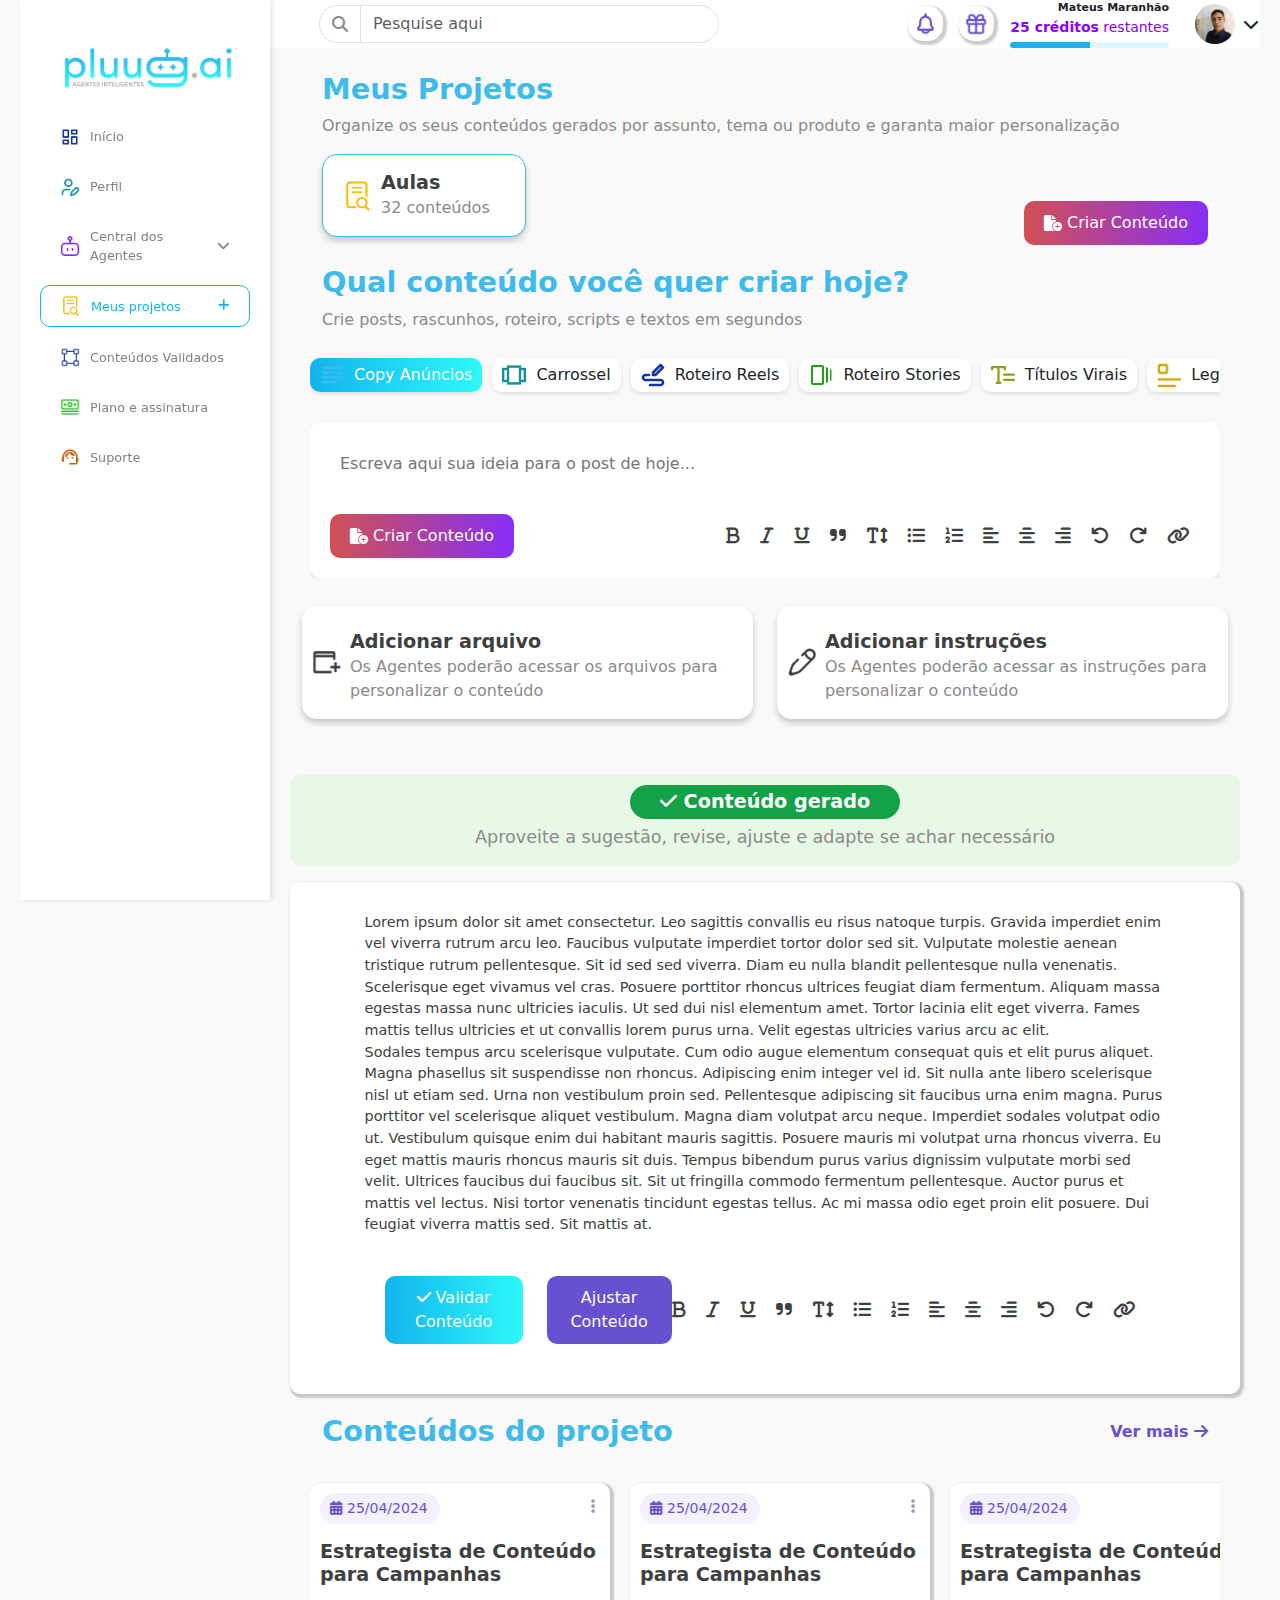
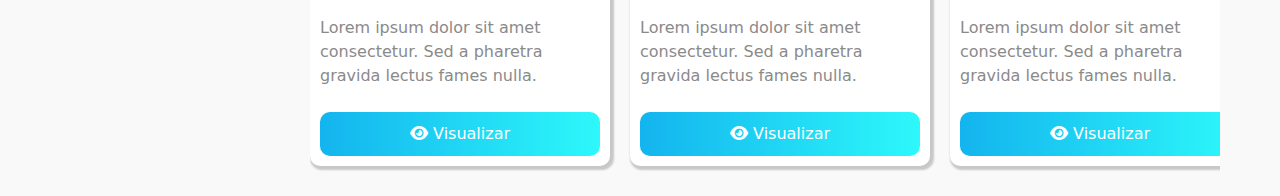
<file: meus-projetos.html>
<!DOCTYPE html>
<html lang="pt-BR">

<head>
    <meta charset="UTF-8">
    <meta name="viewport" content="width=device-width, initial-scale=1.0">
    <title>Pluug-ai - Meus projetos</title>
    <link rel="shortcut icon" type="imagex/png" href="./img/icone - 10.png">

    <!-- Bootstrap CSS -->
    <link href="https://cdn.jsdelivr.net/npm/bootstrap@5.3.3/dist/css/bootstrap.min.css" rel="stylesheet"
        crossorigin="anonymous">

    <!-- Bootstrap JS (com Popper incluído no bundle) -->
    <script src="https://cdn.jsdelivr.net/npm/bootstrap@5.3.3/dist/js/bootstrap.bundle.min.js"
        crossorigin="anonymous"></script>

    <!-- CSS do Owl Carousel -->
    <link rel="stylesheet" href="https://cdnjs.cloudflare.com/ajax/libs/OwlCarousel2/2.3.4/assets/owl.carousel.min.css">
    <link rel="stylesheet"
        href="https://cdnjs.cloudflare.com/ajax/libs/OwlCarousel2/2.3.4/assets/owl.theme.default.min.css">

    <!-- jQuery -->
    <script src="https://code.jquery.com/jquery-3.6.0.min.js"></script>

    <!-- JS do Owl Carousel -->
    <script src="https://cdnjs.cloudflare.com/ajax/libs/OwlCarousel2/2.3.4/owl.carousel.min.js"></script>

    <!--Font Awesome-->
    <link rel="stylesheet" href="https://cdnjs.cloudflare.com/ajax/libs/font-awesome/6.4.2/css/all.min.css"
        crossorigin="anonymous" referrerpolicy="no-referrer" />

    <!--CSS-->
    <link rel="stylesheet" href="css/index.css">
    <link rel="stylesheet" href="css/meus-projetos.css">
    <link rel="stylesheet" href="css/perfil.css">
    <link rel="stylesheet" href="css/plano.css">
    <link rel="stylesheet" href="css/responsive.css">
    <link rel="stylesheet" href="css/trend-ai.css">
</head>

<body class="meus-projetos">
    <!--SideBar-->
    <nav class="navbar navbar-light d-md-none">
        <div class="container-fluid">
            <a class="navbar-brand" href="#">
                <img src="./img/pluugai-degrade-azul-fundo-branco-300-dpi.webp" alt="Pluu.ai Logo" class="img-fluid">
            </a>
            <button class="navbar-toggler" type="button" data-bs-toggle="collapse" data-bs-target="#mobileMenu"
                aria-controls="mobileMenu" aria-expanded="false" aria-label="Toggle navigation">
                <span class="navbar-toggler-icon"></span>
            </button>
        </div>
    </nav>
    <div class="collapse mobile-menu d-md-block" id="mobileMenu">
        <div class="sidebar">
            <a class="navbar-brand d-none d-md-block" href="#">
                <img src="./img/pluugai-degrade-azul-fundo-branco-300-dpi.webp" alt="Pluu.ai Logo" class="img-fluid">
            </a>
            <ul id="navegacao" class="nav flex-column">
                <li class="nav-item">
                    <a id="index" class="nav-link" href="index.html"><img class="img-fluid icones"
                            src="./img/Icons menu/Inicio.png">
                        Início</a>
                </li>
                <li class="nav-item">
                    <a id="perfil" class="nav-link" href="perfil.html"><img class="img-fluid icones"
                            src="./img/Icons menu/Perfil.png">
                        Perfil</a>
                </li>
                <li class="nav-item central-agentes-item">
                    <a class="nav-link central-agentes-link" style="cursor: pointer;">
                        <img class="img-fluid icones" src="./img/Icons menu/Central dos Agentes.png"> Central dos
                        Agentes
                        <i class="fas fa-chevron-down ms-auto"></i>
                    </a>
                    <ul class="submenu nav flex-column">
                        <li class="nav-item">
                            <a id="trend-ai" class="nav-link" href="trend-ai.html"><img class="img-fluid icones"
                                    src="./img/Icons menu/Trend AI.png"> Trend AI</a>
                        </li>
                        <li class="nav-item">
                            <a id="creator-genie" class="nav-link" href="creator-genie.html"><img
                                    class="img-fluid icones" src="./img/Icons menu/Creator Genie.png"> Creator Genie</a>
                        </li>
                        <li class="nav-item">
                            <a id="creator-flow" class="nav-link" href="creator-flow.html"><img class="img-fluid icones"
                                    src="./img/Icons menu/Creator Flow.png"> Creator Flow</a>
                        </li>
                        <li class="nav-item">
                            <a id="creator-builder" class="nav-link" href="creator-builder.html"><img
                                    class="img-fluid icones" src="./img/Icons menu/carbon_model-builder.png"> Creator
                                Builder</a>
                        </li>
                        <li class="nav-item">
                            <a id="leads-ia" class="nav-link" href="leads-ia.html"><img class="img-fluid icones"
                                    src="./img/Icons menu/stash_user-id.png"> Leads IA</a>
                        </li>
                    </ul>
                </li>
                <li class="nav-item">
                    <a id="meus-projetos" class="nav-link" href="meus-projetos.html"><img class="img-fluid icones"
                            src="./img/Icons menu/Meus projetos.png">
                        Meus projetos
                        <i class="fas fa-plus ms-auto"></i>
                    </a>
                </li>
                <li class="nav-item">
                    <a id="validados" class="nav-link" href="validados.html"><img class="img-fluid icones"
                            src="./img/Icons menu/Conteúdos Validados.png"> Conteúdos Validados</a>
                </li>
                <li class="nav-item">
                    <a id="plano" class="nav-link" href="plano.html"><img class="img-fluid icones"
                            src="./img/Icons menu/Plano e assintura.png"> Plano e assinatura</a>
                </li>
                <li class="nav-item">
                    <a id="suporte" class="nav-link" href="suporte.html"><img class="img-fluid icones"
                            src="./img/Icons menu/Suporte.png">
                        Suporte</a>
                </li>
            </ul>
        </div>
    </div>

    <!-- Navbar vertical -->
    <div class="nav-vertical">
        <div class="d-flex justify-content-between align-items-center mb-4">

            <div class="input-group search-bar flex-grow-1 ms-5" style="max-width: 400px;">
                <span class="input-group-text"><i class="fas fa-search"></i></span>
                <input type="text" class="form-control" placeholder="Pesquise aqui">
            </div>

            <div class="profile-info d-flex align-items-center ms-auto">
                <div class="d-flex align-items-center">
                    <div class="icon-wrapper me-3">
                        <img class="icones-roxos" src="./img/flowbite_bell-outline.png" alt="Notificação">
                    </div>
                    <div class="icon-wrapper me-3" data-bs-toggle="modal" data-bs-target="#giftModal">
                        <img class="icones-roxos" src="./img/tabler_gift.png" alt="Presente">
                    </div>
                </div>
                <div class="profile-details text-end me-3">
                    <strong>Mateus Maranhão</strong>
                    <span class="credits"><b>25 créditos</b> restantes</span>
                    <div class="progress mt-1">
                        <div class="progress-bar" role="progressbar" style="width: 50%" aria-valuenow="50"
                            aria-valuemin="0" aria-valuemax="100"></div>
                    </div>
                </div>
                <img class="foto-perfil" src="./img/8c23a2b4-e8b4-4d0d-b0fb-df7a47a0a22d.jpeg" alt="Foto do Perfil">
                <i onclick="toggleMenu()" class="fas fa-chevron-down ms-2 dropdown-icon" style="cursor: pointer;"></i>
            </div>
        </div>
    </div>

    <!--Menu dropdown do perfil-->
    <div class="menu-dropdown" id="menuDropdown">
        <a href="#"><img class="img-fluid icones-dropdown" src="./img/Icons menu/Inicio.png"> Início</a>
        <a href="#"><img class="img-fluid icones-dropdown" src="./img/Icons menu/Perfil.png"> Perfil</a>
        <button class="btn-sair mt-2"><i class="fas fa-sign-out-alt me-2"></i> Sair</button>
    </div>

    <!--input de pesquisa mobile-->
    <div class="container input-pesquisa d-md-none d-block">
        <input type="text" class="form-control" placeholder="Pesquise aqui">
    </div>

    <!--Conteudo principal-->
    <div class="main-content">

        <!-- Modal -->
        <div class="modal fade" id="giftModal" tabindex="-1" aria-labelledby="giftModalLabel" aria-hidden="true">
            <div class="modal-dialog modal-dialog-centered">
                <div class="modal-content">
                    <div class="modal-header">
                        <ul class="nav nav-tabs">
                            <li class="nav-item">
                                <a class="nav-link active" id="tab-convidar" onclick="showTab('convidar')">Convidar</a>
                            </li>
                            <li class="nav-item">
                                <a class="nav-link" id="tab-recompensas"
                                    onclick="showTab('recompensas')">Recompensas</a>
                            </li>
                        </ul>
                        <button type="button" class="btn-close" data-bs-dismiss="modal" aria-label="Close"></button>
                    </div>
                    <div class="modal-body text-center">
                        <div id="convidar" class="tab-content active">
                            <h5>Dê 10% de desconto e Ganhe até 20% de desconto na sua mensalidade</h5>
                            <p>Convide amigos e novas contas para a Pluug.ai e ofereça um desconto especial de 10%.</p>
                            <button class="btn-convidar w-100"><img class="img-fluid me-2" src="./img/tabler_gift.png">
                                Pluug.ai/convidado</button>
                            <button class="btn-copiar mt-3">Copiar link de convite</button>
                            <h6 class="mt-4 info-importante-titulo">Informações importantes</h6>
                            <p class="info-importante mt-2">O desconto não é cumulativo e será aplicado apenas em 1
                                única mensalidade.</p>
                        </div>
                        <div id="recompensas" class="tab-content">
                            <h5 class="mb-3">Recompensas ganhas: 15%</h5>
                            <div class="quando-receberei">
                                <img class="img-fluid mb-3" src="./img/tabler_gift.png">
                                <h6>Quando receberei minha recompensa?</h6>
                                <p>A sua recompensa será o desconto aplicado na sua próxima mensalidade. O desconto não
                                    é cumulativo, ele será aplicado apenas em 1 única mensalidade, até 30 dias após a
                                    indicação.</p>
                                <p>Caso seu plano seja anual, seu desconto será aplicado no ato da renovação</p>
                            </div>
                            <button class="btn-recolher mt-3">Recolher recompensa</button>
                        </div>
                    </div>
                </div>
            </div>
        </div>

        <!--Meus projetos-->
        <section class="meus-projetos">
            <div class="container">
                <div class="row">
                    <div class="col-md-12">
                        <h1>Meus Projetos</h1>
                        <p>Organize os seus conteúdos gerados por assunto, tema ou produto e garanta maior
                            personalização</p>
                    </div>
                    <div class="col-md-3 mb-2">
                        <div class="card-projeto d-flex justify-content-start align-items-center">
                            <img class="me-2" src="./img/Icons menu/Meus projetos.png">
                            <div class="mt-3">
                                <h2>Aulas</h2>
                                <p>32 conteúdos</p>
                            </div>
                        </div>
                    </div>
                    <div class="col-md-auto ms-auto align-self-end">
                        <button class="btn-criar-conteudo">
                            <i class="fa-solid fa-file-circle-plus"></i> Criar Conteúdo
                        </button>
                    </div>
                </div>
            </div>
        </section>

        <!--Qual conteudo criar hoje-->
        <section class="qual-conteudo">
            <div class="container">
                <div class="row">
                    <div class="col-md-12">
                        <h1>Qual conteúdo você quer criar hoje?</h1>
                        <p>Crie posts, rascunhos, roteiro, scripts e textos em segundos</p>
                    </div>
                    <div class="conteudo-wrapper">
                        <div class="conteudo active"><img src="./img/icons criador/copy.png" alt="">Copy Anúncios</div>
                        <div class="conteudo"><img src="./img/icons criador/Carrossel.png" alt="">Carrossel</div>
                        <div class="conteudo"><img src="./img/icons criador/Roteiro Reels.png" alt="">Roteiro Reels
                        </div>
                        <div class="conteudo"><img src="./img/icons criador/Roteiro Stories.png" alt="">Roteiro Stories
                        </div>
                        <div class="conteudo"><img src="./img/icons criador/Títulos Virais.png" alt="">Títulos Virais
                        </div>
                        <div class="conteudo"><img src="./img/icons criador/Legendas.png" alt="">Legendas</div>
                        <div class="conteudo"><img src="./img/icons criador/Roteiros YouTube.png" alt="">Vídeos</div>
                        <div class="conteudo"><img src="./img/icons criador/Podcast.png" alt="">Podcast</div>
                        <div class="conteudo"><img src="./img/icons criador/Páginas de Vendas.png" alt="">Páginas de
                            Vendas</div>
                    </div>

                    <div class="text-editor">
                        <textarea placeholder="Escreva aqui sua ideia para o post de hoje..."></textarea>
                        <div class="toolbar-container">
                            <button class="btn-criar-conteudo">
                                <i class="fa-solid fa-file-circle-plus"></i> Criar Conteúdo
                            </button>
                            <div class="toolbar">
                                <i class="fas fa-bold"></i>
                                <i class="fas fa-italic"></i>
                                <i class="fas fa-underline"></i>
                                <i class="fas fa-quote-right"></i>
                                <i class="fas fa-text-height"></i>
                                <i class="fas fa-list-ul"></i>
                                <i class="fas fa-list-ol"></i>
                                <i class="fas fa-align-left"></i>
                                <i class="fas fa-align-center"></i>
                                <i class="fas fa-align-right"></i>
                                <i class="fas fa-undo"></i>
                                <i class="fas fa-redo"></i>
                                <i class="fas fa-link"></i>
                            </div>
                        </div>
                    </div>

                </div>
            </div>
        </section>

        <!--Adicionar arquivos e instruções-->
        <div class="container">
            <div class="row">
                <div class="col-md-6">
                    <div class="adicionar d-flex align-items-center mt-2 mb-2" data-bs-toggle="modal"
                        data-bs-target="#modalArquivo">
                        <img class="me-2" src="./img/material-symbols_add-ad-outline.png" alt="Adicionar">
                        <div class="mt-4">
                            <h4>Adicionar arquivo</h4>
                            <p>Os Agentes poderão acessar os arquivos para personalizar o conteúdo</p>
                        </div>
                    </div>
                </div>
                <div class="col-md-6">
                    <div class="adicionar d-flex align-items-center mt-2 mb-2" data-bs-toggle="modal"
                        data-bs-target="#modalInstrucoes">
                        <img class="me-2" src="./img/solar_pen-broken.png" alt="Adicionar">
                        <div class="mt-4">
                            <h4>Adicionar instruções</h4>
                            <p>Os Agentes poderão acessar as instruções para personalizar o conteúdo</p>
                        </div>
                    </div>
                </div>
            </div>
        </div>

        <!-- Modal arquivos -->
        <div class="modal fade" id="modalArquivo" tabindex="-1" aria-labelledby="modalArquivoLabel" aria-hidden="true">
            <div class="modal-dialog">
                <div class="modal-content modal-arquivo-content">
                    <div class="modal-body">
                        <div class="d-flex justify-content-between">
                            <h5 class="mb-2">Arquivos</h5>
                            <button type="button" class="btn-close" data-bs-dismiss="modal" aria-label="Close"></button>
                        </div>
                        <p>Adicione arquivos, imagens e muito mais para personalizar seus conteúdos</p>
                        <div class="adicionar-arquivo">
                            <img class="me-2" style="height: 25px;" src="./img/material-symbols_add-ad-outline.png"
                                alt="Arquivo">
                            <span>Adicionar arquivo</span>
                            <i class="fa-solid fa-circle-plus ms-auto"></i>
                        </div>
                    </div>
                </div>
            </div>
        </div>

        <!-- Modal Instruções -->
        <div class="modal fade" id="modalInstrucoes" tabindex="-1" aria-labelledby="modalInstrucoesLabel"
            aria-hidden="true">
            <div class="modal-dialog modal-dialog-centered">
                <div class="modal-content modal-instrucoes-content">
                    <div class="modal-body">
                        <div class="d-flex justify-content-between">
                            <h5 class="mb-2">Arquivos</h5>
                            <button type="button" class="btn-close" data-bs-dismiss="modal" aria-label="Close"></button>
                        </div>
                        <p>Oriente os Agentes a se concentrarem em determinados tópicos ou usar um determinado tom ou
                            formato para as respostas.</p>
                        <textarea class="textarea-instrucoes"
                            placeholder="| Consulte os anexos, sempre use as características e ofertas do produto, conforme os anexos. Use linguagem de Copywriting"></textarea>
                    </div>
                    <div class="d-flex justify-content-end me-3 mb-3">
                        <button type="button" class="btn-cancelar me-4" data-bs-dismiss="modal">Cancelar</button>
                        <button type="button" class="btn-aplicar">Aplicar</button>
                    </div>
                </div>
            </div>
        </div>

        <!--Conteudo gerado-->
        <div class="conteudo-gerado mt-5">
            <div class="container">
                <div class="row">
                    <div class="col-md-12">
                        <div class="d-flex justify-content-center">
                            <button class="btn-conteudo-gerado">
                                <i class="fa-solid fa-check"></i> Conteúdo gerado
                            </button>
                        </div>
                        <p>Aproveite a sugestão, revise, ajuste e adapte se achar necessário</p>
                    </div>
                </div>
            </div>
        </div>
        <div class="conteudo-texto mt-3">
            <p>Lorem ipsum dolor sit amet consectetur. Leo sagittis convallis eu risus natoque turpis.
                Gravida imperdiet enim vel viverra rutrum arcu leo. Faucibus vulputate imperdiet tortor
                dolor sed sit. Vulputate molestie aenean tristique rutrum pellentesque.
                Sit id sed sed viverra. Diam eu nulla blandit pellentesque nulla venenatis. Scelerisque eget
                vivamus vel cras. Posuere porttitor rhoncus ultrices feugiat diam fermentum. Aliquam massa
                egestas massa nunc ultricies iaculis. Ut sed dui nisl elementum amet. Tortor lacinia elit
                eget viverra. Fames mattis tellus ultricies et ut convallis lorem purus urna. Velit egestas
                ultricies varius arcu ac elit.<br>
                Sodales tempus arcu scelerisque vulputate. Cum odio augue elementum consequat quis et elit
                purus aliquet. Magna phasellus sit suspendisse non rhoncus. Adipiscing enim integer vel id.
                Sit nulla ante libero scelerisque nisl ut etiam sed. Urna non vestibulum proin sed.
                Pellentesque adipiscing sit faucibus urna enim magna. Purus porttitor vel scelerisque
                aliquet vestibulum. Magna diam volutpat arcu neque. Imperdiet sodales volutpat odio ut.
                Vestibulum quisque enim dui habitant mauris sagittis. Posuere mauris mi volutpat urna
                rhoncus viverra. Eu eget mattis mauris rhoncus mauris sit duis.
                Tempus bibendum purus varius dignissim vulputate morbi sed velit. Ultrices faucibus dui
                faucibus sit. Sit ut fringilla commodo fermentum pellentesque. Auctor purus et mattis vel
                lectus. Nisi tortor venenatis tincidunt egestas tellus. Ac mi massa odio eget proin elit
                posuere. Dui feugiat viverra mattis sed. Sit mattis at.</p>
            <div class="text-editor-trend">
                <div class="toolbar-container">
                    <div class="d-flex justify-content-start">
                        <button class="btn-validar-conteudo me-4">
                            <i class="fa-solid fa-check"></i> Validar Conteúdo
                        </button>
                        <button class="btn-ajustar-conteudo">
                            Ajustar Conteúdo
                        </button>
                    </div>
                    <div class="toolbar">
                        <i class="fas fa-bold"></i>
                        <i class="fas fa-italic"></i>
                        <i class="fas fa-underline"></i>
                        <i class="fas fa-quote-right"></i>
                        <i class="fas fa-text-height"></i>
                        <i class="fas fa-list-ul"></i>
                        <i class="fas fa-list-ol"></i>
                        <i class="fas fa-align-left"></i>
                        <i class="fas fa-align-center"></i>
                        <i class="fas fa-align-right"></i>
                        <i class="fas fa-undo"></i>
                        <i class="fas fa-redo"></i>
                        <i class="fas fa-link"></i>
                    </div>
                </div>
            </div>
        </div>

        <!--Conteudos do projeto-->
        <section class="meus-conteudos">
            <div class="container">
                <div class="row">
                    <div class="col-md-12">
                        <div class="d-flex justify-content-between">
                            <h1 class="mb-4">Conteúdos do projeto</h1>
                            <h6 class="mt-2">Ver mais <i class="fa-solid fa-arrow-right"></i></h6>
                        </div>
                    </div>
                    <div class="conteudos-wrapper">
                        <div class="card-conteudo">
                            <div class="d-flex justify-content-between">
                                <small><i class="fas fa-calendar-alt"></i> 25/04/2024</small>
                                <div class="dropdown">
                                    <i class="fa-solid fa-ellipsis-vertical" id="dropdownMenuButton"
                                        data-bs-toggle="dropdown" aria-expanded="false" style="cursor: pointer;"></i>
                                    <ul class="dropdown-menu" aria-labelledby="dropdownMenuButton">
                                        <li><a class="dropdown-item" href="#">Excluir</a></li>
                                        <li><a class="dropdown-item" href="#">Renomear</a></li>
                                        <li><a class="dropdown-item" href="#">Duplicar</a></li>
                                    </ul>
                                </div>
                            </div>
                            <h4 class="mt-3 mb-3">Estrategista de Conteúdo para Campanhas</h4>
                            <p>Lorem ipsum dolor sit amet consectetur. Sed a pharetra gravida lectus fames nulla.</p>
                            <button class="btn-visualizar"><i class="fa-solid fa-eye"></i> Visualizar</button>
                        </div>
                        <div class="card-conteudo">
                            <div class="d-flex justify-content-between">
                                <small><i class="fas fa-calendar-alt"></i> 25/04/2024</small>
                                <div class="dropdown">
                                    <i class="fa-solid fa-ellipsis-vertical" id="dropdownMenuButton"
                                        data-bs-toggle="dropdown" aria-expanded="false" style="cursor: pointer;"></i>
                                    <ul class="dropdown-menu" aria-labelledby="dropdownMenuButton">
                                        <li><a class="dropdown-item" href="#">Excluir</a></li>
                                        <li><a class="dropdown-item" href="#">Renomear</a></li>
                                        <li><a class="dropdown-item" href="#">Duplicar</a></li>
                                    </ul>
                                </div>
                            </div>
                            <h4 class="mt-3 mb-3">Estrategista de Conteúdo para Campanhas</h4>
                            <p>Lorem ipsum dolor sit amet consectetur. Sed a pharetra gravida lectus fames nulla.</p>
                            <button class="btn-visualizar"><i class="fa-solid fa-eye"></i> Visualizar</button>
                        </div>
                        <div class="card-conteudo">
                            <div class="d-flex justify-content-between">
                                <small><i class="fas fa-calendar-alt"></i> 25/04/2024</small>
                                <div class="dropdown">
                                    <i class="fa-solid fa-ellipsis-vertical" id="dropdownMenuButton"
                                        data-bs-toggle="dropdown" aria-expanded="false" style="cursor: pointer;"></i>
                                    <ul class="dropdown-menu" aria-labelledby="dropdownMenuButton">
                                        <li><a class="dropdown-item" href="#">Excluir</a></li>
                                        <li><a class="dropdown-item" href="#">Renomear</a></li>
                                        <li><a class="dropdown-item" href="#">Duplicar</a></li>
                                    </ul>
                                </div>
                            </div>
                            <h4 class="mt-3 mb-3">Estrategista de Conteúdo para Campanhas</h4>
                            <p>Lorem ipsum dolor sit amet consectetur. Sed a pharetra gravida lectus fames nulla.</p>
                            <button class="btn-visualizar"><i class="fa-solid fa-eye"></i> Visualizar</button>
                        </div>
                        <div class="card-conteudo">
                            <div class="d-flex justify-content-between">
                                <small><i class="fas fa-calendar-alt"></i> 25/04/2024</small>
                                <div class="dropdown">
                                    <i class="fa-solid fa-ellipsis-vertical" id="dropdownMenuButton"
                                        data-bs-toggle="dropdown" aria-expanded="false" style="cursor: pointer;"></i>
                                    <ul class="dropdown-menu" aria-labelledby="dropdownMenuButton">
                                        <li><a class="dropdown-item" href="#">Excluir</a></li>
                                        <li><a class="dropdown-item" href="#">Renomear</a></li>
                                        <li><a class="dropdown-item" href="#">Duplicar</a></li>
                                    </ul>
                                </div>
                            </div>
                            <h4 class="mt-3 mb-3">Estrategista de Conteúdo para Campanhas</h4>
                            <p>Lorem ipsum dolor sit amet consectetur. Sed a pharetra gravida lectus fames nulla.</p>
                            <button class="btn-visualizar"><i class="fa-solid fa-eye"></i> Visualizar</button>
                        </div>
                        <div class="card-conteudo">
                            <div class="d-flex justify-content-between">
                                <small><i class="fas fa-calendar-alt"></i> 25/04/2024</small>
                                <div class="dropdown">
                                    <i class="fa-solid fa-ellipsis-vertical" id="dropdownMenuButton"
                                        data-bs-toggle="dropdown" aria-expanded="false" style="cursor: pointer;"></i>
                                    <ul class="dropdown-menu" aria-labelledby="dropdownMenuButton">
                                        <li><a class="dropdown-item" href="#">Excluir</a></li>
                                        <li><a class="dropdown-item" href="#">Renomear</a></li>
                                        <li><a class="dropdown-item" href="#">Duplicar</a></li>
                                    </ul>
                                </div>
                            </div>
                            <h4 class="mt-3 mb-3">Estrategista de Conteúdo para Campanhas</h4>
                            <p>Lorem ipsum dolor sit amet consectetur. Sed a pharetra gravida lectus fames nulla.</p>
                            <button class="btn-visualizar"><i class="fa-solid fa-eye"></i> Visualizar</button>
                        </div>
                        <div class="card-conteudo">
                            <div class="d-flex justify-content-between">
                                <small><i class="fas fa-calendar-alt"></i> 25/04/2024</small>
                                <div class="dropdown">
                                    <i class="fa-solid fa-ellipsis-vertical" id="dropdownMenuButton"
                                        data-bs-toggle="dropdown" aria-expanded="false" style="cursor: pointer;"></i>
                                    <ul class="dropdown-menu" aria-labelledby="dropdownMenuButton">
                                        <li><a class="dropdown-item" href="#">Excluir</a></li>
                                        <li><a class="dropdown-item" href="#">Renomear</a></li>
                                        <li><a class="dropdown-item" href="#">Duplicar</a></li>
                                    </ul>
                                </div>
                            </div>
                            <h4 class="mt-3 mb-3">Estrategista de Conteúdo para Campanhas</h4>
                            <p>Lorem ipsum dolor sit amet consectetur. Sed a pharetra gravida lectus fames nulla.</p>
                            <button class="btn-visualizar"><i class="fa-solid fa-eye"></i> Visualizar</button>
                        </div>
                    </div>
                </div>
            </div>
        </section>
    </div>

</body>

<script src="./js/scripts.js"></script>

</html>
</file>
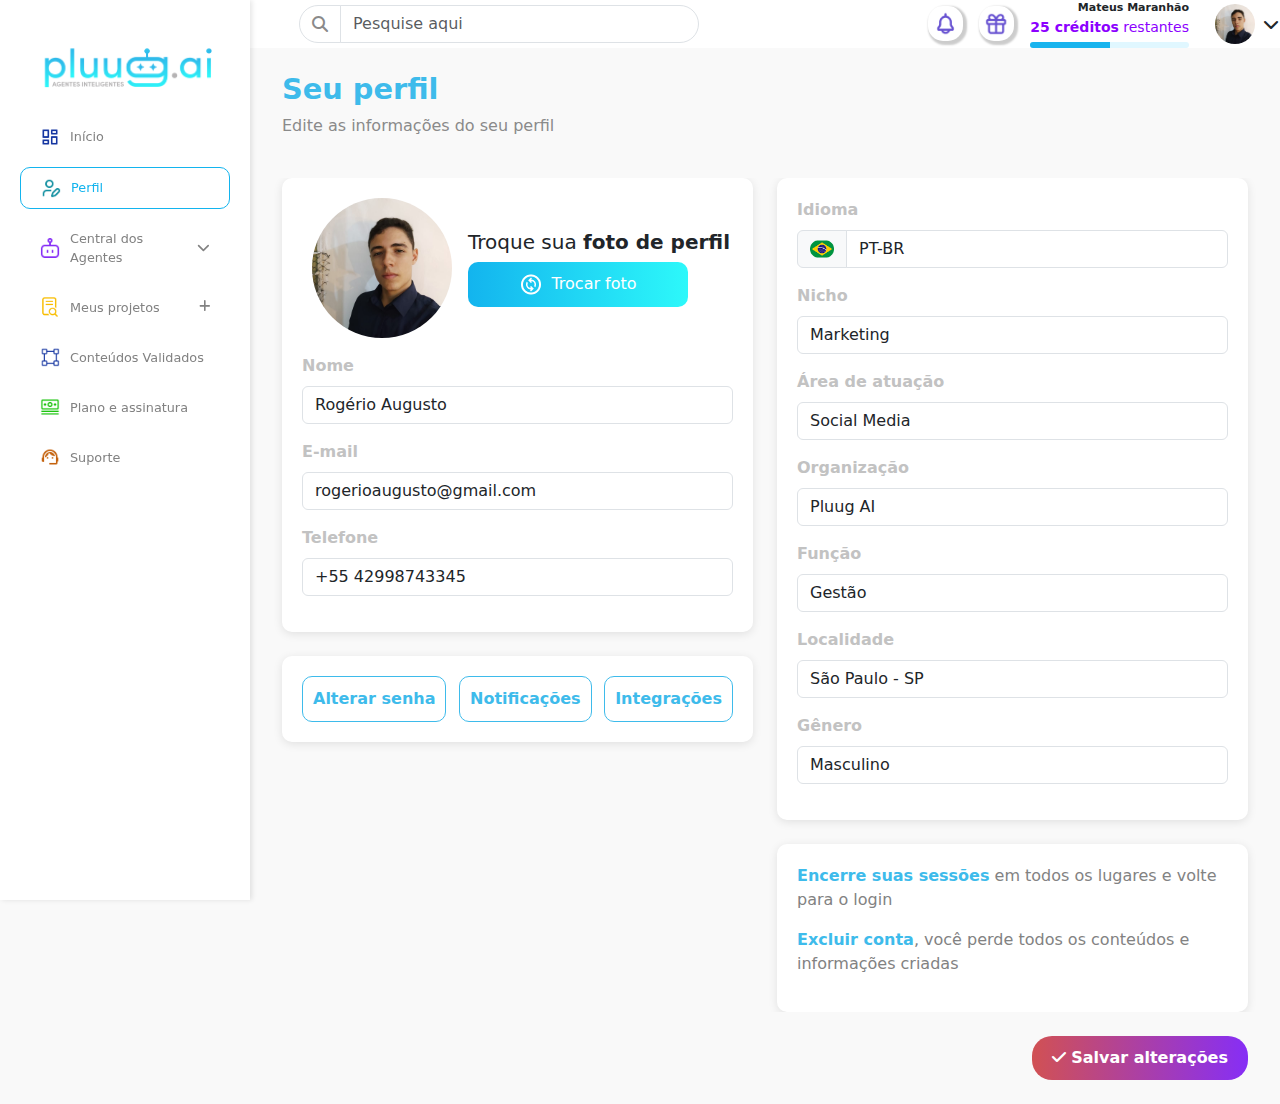
<file: perfil.html>
<!DOCTYPE html>
<html lang="pt-BR">

<head>
    <meta charset="UTF-8">
    <meta name="viewport" content="width=device-width, initial-scale=1.0">
    <title>Pluug-ai - Perfil</title>
    <link rel="shortcut icon" type="imagex/png" href="./img/icone - 10.png">

    <!-- Bootstrap CSS -->
    <link href="https://cdn.jsdelivr.net/npm/bootstrap@5.3.3/dist/css/bootstrap.min.css" rel="stylesheet"
        crossorigin="anonymous">

    <!-- Bootstrap JS (com Popper incluído no bundle) -->
    <script src="https://cdn.jsdelivr.net/npm/bootstrap@5.3.3/dist/js/bootstrap.bundle.min.js"
        crossorigin="anonymous"></script>

    <!-- CSS do Owl Carousel -->
    <link rel="stylesheet" href="https://cdnjs.cloudflare.com/ajax/libs/OwlCarousel2/2.3.4/assets/owl.carousel.min.css">
    <link rel="stylesheet"
        href="https://cdnjs.cloudflare.com/ajax/libs/OwlCarousel2/2.3.4/assets/owl.theme.default.min.css">

    <!-- jQuery -->
    <script src="https://code.jquery.com/jquery-3.6.0.min.js"></script>

    <!-- JS do Owl Carousel -->
    <script src="https://cdnjs.cloudflare.com/ajax/libs/OwlCarousel2/2.3.4/owl.carousel.min.js"></script>

    <!--Font Awesome-->
    <link rel="stylesheet" href="https://cdnjs.cloudflare.com/ajax/libs/font-awesome/6.4.2/css/all.min.css"
        crossorigin="anonymous" referrerpolicy="no-referrer" />

    <!--CSS-->
    <link rel="stylesheet" href="css/index.css">
    <link rel="stylesheet" href="css/meus-projetos.css">
    <link rel="stylesheet" href="css/perfil.css">
    <link rel="stylesheet" href="css/plano.css">
    <link rel="stylesheet" href="css/responsive.css">
    <link rel="stylesheet" href="css/trend-ai.css">
</head>

<body class="perfil">
    <!--SideBar-->
    <nav class="navbar navbar-light d-md-none">
        <div class="container-fluid">
            <a class="navbar-brand" href="#">
                <img src="./img/pluugai-degrade-azul-fundo-branco-300-dpi.webp" alt="Pluu.ai Logo" class="img-fluid">
            </a>
            <button class="navbar-toggler" type="button" data-bs-toggle="collapse" data-bs-target="#mobileMenu"
                aria-controls="mobileMenu" aria-expanded="false" aria-label="Toggle navigation">
                <span class="navbar-toggler-icon"></span>
            </button>
        </div>
    </nav>
    <div class="collapse mobile-menu d-md-block" id="mobileMenu">
        <div class="sidebar">
            <a class="navbar-brand d-none d-md-block" href="#">
                <img src="./img/pluugai-degrade-azul-fundo-branco-300-dpi.webp" alt="Pluu.ai Logo" class="img-fluid">
            </a>
            <ul id="navegacao" class="nav flex-column">
                <li class="nav-item">
                    <a id="index" class="nav-link" href="index.html"><img class="img-fluid icones"
                            src="./img/Icons menu/Inicio.png">
                        Início</a>
                </li>
                <li class="nav-item">
                    <a id="perfil" class="nav-link" href="perfil.html"><img class="img-fluid icones"
                            src="./img/Icons menu/Perfil.png">
                        Perfil</a>
                </li>
                <li class="nav-item central-agentes-item">
                    <a class="nav-link central-agentes-link" style="cursor: pointer;">
                        <img class="img-fluid icones" src="./img/Icons menu/Central dos Agentes.png"> Central dos
                        Agentes
                        <i class="fas fa-chevron-down ms-auto"></i>
                    </a>
                    <ul class="submenu nav flex-column">
                        <li class="nav-item">
                            <a id="trend-ai" class="nav-link" href="trend-ai.html"><img class="img-fluid icones"
                                    src="./img/Icons menu/Trend AI.png"> Trend AI</a>
                        </li>
                        <li class="nav-item">
                            <a id="creator-genie" class="nav-link" href="creator-genie.html"><img
                                    class="img-fluid icones" src="./img/Icons menu/Creator Genie.png"> Creator Genie</a>
                        </li>
                        <li class="nav-item">
                            <a id="creator-flow" class="nav-link" href="creator-flow.html"><img class="img-fluid icones"
                                    src="./img/Icons menu/Creator Flow.png"> Creator Flow</a>
                        </li>
                        <li class="nav-item">
                            <a id="creator-builder" class="nav-link" href="creator-builder.html"><img
                                    class="img-fluid icones" src="./img/Icons menu/carbon_model-builder.png"> Creator
                                Builder</a>
                        </li>
                        <li class="nav-item">
                            <a id="leads-ia" class="nav-link" href="leads-ia.html"><img class="img-fluid icones"
                                    src="./img/Icons menu/stash_user-id.png"> Leads IA</a>
                        </li>
                    </ul>
                </li>
                <li class="nav-item">
                    <a id="meus-projetos" class="nav-link" href="meus-projetos.html"><img class="img-fluid icones"
                            src="./img/Icons menu/Meus projetos.png">
                        Meus projetos
                        <i class="fas fa-plus ms-auto"></i>
                    </a>
                </li>
                <li class="nav-item">
                    <a id="validados" class="nav-link" href="validados.html"><img class="img-fluid icones"
                            src="./img/Icons menu/Conteúdos Validados.png"> Conteúdos Validados</a>
                </li>
                <li class="nav-item">
                    <a id="plano" class="nav-link" href="plano.html"><img class="img-fluid icones"
                            src="./img/Icons menu/Plano e assintura.png"> Plano e assinatura</a>
                </li>
                <li class="nav-item">
                    <a id="suporte" class="nav-link" href="suporte.html"><img class="img-fluid icones"
                            src="./img/Icons menu/Suporte.png">
                        Suporte</a>
                </li>
            </ul>
        </div>
    </div>

    <!-- Navbar vertical -->
    <div class="nav-vertical">
        <div class="d-flex justify-content-between align-items-center mb-4">

            <div class="input-group search-bar flex-grow-1 ms-5" style="max-width: 400px;">
                <span class="input-group-text"><i class="fas fa-search"></i></span>
                <input type="text" class="form-control" placeholder="Pesquise aqui">
            </div>

            <div class="profile-info d-flex align-items-center ms-auto">
                <div class="d-flex align-items-center">
                    <div class="icon-wrapper me-3">
                        <img class="icones-roxos" src="./img/flowbite_bell-outline.png" alt="Notificação">
                    </div>
                    <div class="icon-wrapper me-3" data-bs-toggle="modal" data-bs-target="#giftModal">
                        <img class="icones-roxos" src="./img/tabler_gift.png" alt="Presente">
                    </div>
                </div>
                <div class="profile-details text-end me-3">
                    <strong>Mateus Maranhão</strong>
                    <span class="credits"><b>25 créditos</b> restantes</span>
                    <div class="progress mt-1">
                        <div class="progress-bar" role="progressbar" style="width: 50%" aria-valuenow="50"
                            aria-valuemin="0" aria-valuemax="100"></div>
                    </div>
                </div>
                <img class="foto-perfil" src="./img/8c23a2b4-e8b4-4d0d-b0fb-df7a47a0a22d.jpeg" alt="Foto do Perfil">
                <i onclick="toggleMenu()" class="fas fa-chevron-down ms-2 dropdown-icon" style="cursor: pointer;"></i>
            </div>
        </div>
    </div>

    <!--Menu dropdown do perfil-->
    <div class="menu-dropdown" id="menuDropdown">
        <a href="#"><img class="img-fluid icones-dropdown" src="./img/Icons menu/Inicio.png"> Início</a>
        <a href="#"><img class="img-fluid icones-dropdown" src="./img/Icons menu/Perfil.png"> Perfil</a>
        <button class="btn-sair mt-2"><i class="fas fa-sign-out-alt me-2"></i> Sair</button>
    </div>

    <!--input de pesquisa mobile-->
    <div class="container input-pesquisa d-md-none d-block">
        <input type="text" class="form-control" placeholder="Pesquise aqui">
    </div>

    <!--Conteudo principal-->
    <div class="main-content">

        <!-- Modal -->
        <div class="modal fade" id="giftModal" tabindex="-1" aria-labelledby="giftModalLabel" aria-hidden="true">
            <div class="modal-dialog modal-dialog-centered">
                <div class="modal-content">
                    <div class="modal-header">
                        <ul class="nav nav-tabs">
                            <li class="nav-item">
                                <a class="nav-link active" id="tab-convidar" onclick="showTab('convidar')">Convidar</a>
                            </li>
                            <li class="nav-item">
                                <a class="nav-link" id="tab-recompensas"
                                    onclick="showTab('recompensas')">Recompensas</a>
                            </li>
                        </ul>
                        <button type="button" class="btn-close" data-bs-dismiss="modal" aria-label="Close"></button>
                    </div>
                    <div class="modal-body text-center">
                        <div id="convidar" class="tab-content active">
                            <h5>Dê 10% de desconto e Ganhe até 20% de desconto na sua mensalidade</h5>
                            <p>Convide amigos e novas contas para a Pluug.ai e ofereça um desconto especial de 10%.</p>
                            <button class="btn-convidar w-100"><img class="img-fluid me-2" src="./img/tabler_gift.png">
                                Pluug.ai/convidado</button>
                            <button class="btn-copiar mt-3">Copiar link de convite</button>
                            <h6 class="mt-4 info-importante-titulo">Informações importantes</h6>
                            <p class="info-importante mt-2">O desconto não é cumulativo e será aplicado apenas em 1
                                única mensalidade.</p>
                        </div>
                        <div id="recompensas" class="tab-content">
                            <h5 class="mb-3">Recompensas ganhas: 15%</h5>
                            <div class="quando-receberei">
                                <img class="img-fluid mb-3" src="./img/tabler_gift.png">
                                <h6>Quando receberei minha recompensa?</h6>
                                <p>A sua recompensa será o desconto aplicado na sua próxima mensalidade. O desconto não
                                    é cumulativo, ele será aplicado apenas em 1 única mensalidade, até 30 dias após a
                                    indicação.</p>
                                <p>Caso seu plano seja anual, seu desconto será aplicado no ato da renovação</p>
                            </div>
                            <button class="btn-recolher mt-3">Recolher recompensa</button>
                        </div>
                    </div>
                </div>
            </div>
        </div>

        <section class="seu-perfil">
            <div class="container">
                <div class="row">
                    <div class="col">
                        <h1>Seu perfil</h1>
                        <p>Edite as informações do seu perfil</p>
                    </div>
                </div>
                <div class="row mt-4">
                    <div class="col-md-6">
                        <div class="perfil-container">
                            <div class="d-flex align-items-center mb-3">
                                <img src="./img/8c23a2b4-e8b4-4d0d-b0fb-df7a47a0a22d.jpeg"
                                    class="img-fluid rounded-circle me-3" width="80" alt="Foto de perfil">
                                <div>
                                    <h6>Troque sua <b>foto de perfil</b></h6>
                                    <button class="btn-trocar-foto btn-sm">
                                        <img src="./img/material-symbols_change-circle-outline.png" class="me-2">Trocar
                                        foto</button>
                                </div>
                            </div>
                            <div class="mb-3">
                                <label class="form-label">Nome</label>
                                <input type="text" class="form-control" value="Rogério Augusto">
                            </div>
                            <div class="mb-3">
                                <label class="form-label">E-mail</label>
                                <input type="email" class="form-control" value="rogerioaugusto@gmail.com">
                            </div>
                            <div class="mb-3">
                                <label class="form-label">Telefone</label>
                                <input type="text" class="form-control" value="+55 42998743345">
                            </div>
                        </div>

                        <div class="botoes-container mt-4 mb-4">
                            <div class="d-flex justify-content-between">
                                <button class="btn-outline-perfil">Alterar senha</button>
                                <button class="btn-outline-perfil">Notificações</button>
                                <button class="btn-outline-perfil">Integrações</button>
                            </div>
                        </div>
                    </div>
                    <div class="col-md-6">
                        <div class="perfil-container">
                            <div class="mb-3">
                                <label class="form-label">Idioma</label>
                                <div class="input-group">
                                    <span class="input-group-text">
                                        <img src="./img/image 92.png" alt="Bandeira" style="width: 24px; height: auto;">
                                    </span>
                                    <input type="text" class="form-control" value="PT-BR">
                                </div>
                            </div>
                            <div class="mb-3">
                                <label class="form-label">Nicho</label>
                                <input type="text" class="form-control" value="Marketing">
                            </div>
                            <div class="mb-3">
                                <label class="form-label">Área de atuação</label>
                                <input type="text" class="form-control" value="Social Media">
                            </div>
                            <div class="mb-3">
                                <label class="form-label">Organização</label>
                                <input type="text" class="form-control" value="Pluug AI">
                            </div>
                            <div class="mb-3">
                                <label class="form-label">Função</label>
                                <input type="text" class="form-control" value="Gestão">
                            </div>
                            <div class="mb-3">
                                <label class="form-label">Localidade</label>
                                <input type="text" class="form-control" value="São Paulo - SP">
                            </div>
                            <div class="mb-3">
                                <label class="form-label">Gênero</label>
                                <input type="text" class="form-control" value="Masculino">
                            </div>
                        </div>

                        <div class="container-encerrar mt-4">
                            <p><a href="">Encerre suas sessões</a> em todos os lugares e volte para o login</p>
                            <p><a href="">Excluir conta</a>, você perde todos os conteúdos e informações criadas</p>
                        </div>
                    </div>
                </div>
                <div class="row mt-4 mb-4">
                    <div class="col text-end">
                        <button class="btn btn-gradient"><i class="fa-solid fa-check"></i> Salvar alterações</button>
                    </div>
                </div>
            </div>
        </section>
    </div>

</body>

<script src="./js/scripts.js"></script>

</html>
</file>
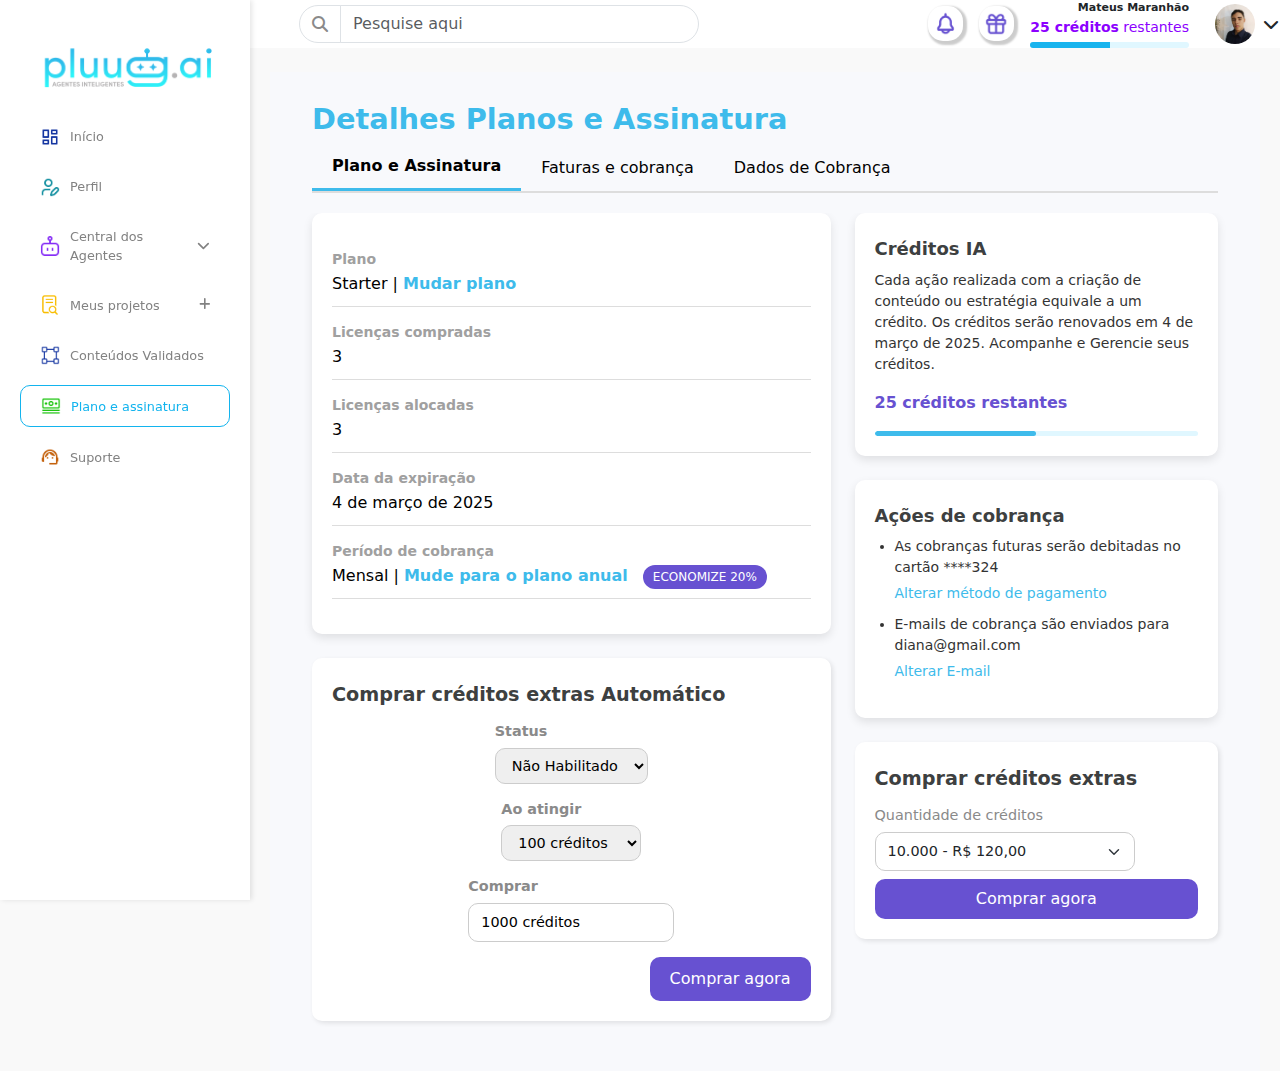
<file: plano.html>
<!DOCTYPE html>
<html lang="pt-BR">

<head>
    <meta charset="UTF-8">
    <meta name="viewport" content="width=device-width, initial-scale=1.0">
    <title>Pluug-ai - Plano e Assinatura</title>
    <link rel="shortcut icon" type="imagex/png" href="./img/icone - 10.png">

    <!-- Bootstrap CSS -->
    <link href="https://cdn.jsdelivr.net/npm/bootstrap@5.3.3/dist/css/bootstrap.min.css" rel="stylesheet"
        crossorigin="anonymous">

    <!-- Bootstrap JS (com Popper incluído no bundle) -->
    <script src="https://cdn.jsdelivr.net/npm/bootstrap@5.3.3/dist/js/bootstrap.bundle.min.js"
        crossorigin="anonymous"></script>

    <!-- CSS do Owl Carousel -->
    <link rel="stylesheet" href="https://cdnjs.cloudflare.com/ajax/libs/OwlCarousel2/2.3.4/assets/owl.carousel.min.css">
    <link rel="stylesheet"
        href="https://cdnjs.cloudflare.com/ajax/libs/OwlCarousel2/2.3.4/assets/owl.theme.default.min.css">

    <!-- jQuery -->
    <script src="https://code.jquery.com/jquery-3.6.0.min.js"></script>

    <!-- JS do Owl Carousel -->
    <script src="https://cdnjs.cloudflare.com/ajax/libs/OwlCarousel2/2.3.4/owl.carousel.min.js"></script>

    <!--Font Awesome-->
    <link rel="stylesheet" href="https://cdnjs.cloudflare.com/ajax/libs/font-awesome/6.4.2/css/all.min.css"
        crossorigin="anonymous" referrerpolicy="no-referrer" />

    <!--CSS-->
    <link rel="stylesheet" href="css/index.css">
    <link rel="stylesheet" href="css/meus-projetos.css">
    <link rel="stylesheet" href="css/perfil.css">
    <link rel="stylesheet" href="css/plano.css">
    <link rel="stylesheet" href="css/responsive.css">
    <link rel="stylesheet" href="css/trend-ai.css">
</head>

<body class="plano">
    <!--SideBar-->
    <nav class="navbar navbar-light d-md-none">
        <div class="container-fluid">
            <a class="navbar-brand" href="#">
                <img src="./img/pluugai-degrade-azul-fundo-branco-300-dpi.webp" alt="Pluu.ai Logo" class="img-fluid">
            </a>
            <button class="navbar-toggler" type="button" data-bs-toggle="collapse" data-bs-target="#mobileMenu"
                aria-controls="mobileMenu" aria-expanded="false" aria-label="Toggle navigation">
                <span class="navbar-toggler-icon"></span>
            </button>
        </div>
    </nav>
    <div class="collapse mobile-menu d-md-block" id="mobileMenu">
        <div class="sidebar">
            <a class="navbar-brand d-none d-md-block" href="#">
                <img src="./img/pluugai-degrade-azul-fundo-branco-300-dpi.webp" alt="Pluu.ai Logo" class="img-fluid">
            </a>
            <ul id="navegacao" class="nav flex-column">
                <li class="nav-item">
                    <a id="index" class="nav-link" href="index.html"><img class="img-fluid icones"
                            src="./img/Icons menu/Inicio.png">
                        Início</a>
                </li>
                <li class="nav-item">
                    <a id="perfil" class="nav-link" href="perfil.html"><img class="img-fluid icones"
                            src="./img/Icons menu/Perfil.png">
                        Perfil</a>
                </li>
                <li class="nav-item central-agentes-item">
                    <a class="nav-link central-agentes-link" style="cursor: pointer;">
                        <img class="img-fluid icones" src="./img/Icons menu/Central dos Agentes.png"> Central dos
                        Agentes
                        <i class="fas fa-chevron-down ms-auto"></i>
                    </a>
                    <ul class="submenu nav flex-column">
                        <li class="nav-item">
                            <a id="trend-ai" class="nav-link" href="trend-ai.html"><img class="img-fluid icones"
                                    src="./img/Icons menu/Trend AI.png"> Trend AI</a>
                        </li>
                        <li class="nav-item">
                            <a id="creator-genie" class="nav-link" href="creator-genie.html"><img
                                    class="img-fluid icones" src="./img/Icons menu/Creator Genie.png"> Creator Genie</a>
                        </li>
                        <li class="nav-item">
                            <a id="creator-flow" class="nav-link" href="creator-flow.html"><img class="img-fluid icones"
                                    src="./img/Icons menu/Creator Flow.png"> Creator Flow</a>
                        </li>
                        <li class="nav-item">
                            <a id="creator-builder" class="nav-link" href="creator-builder.html"><img
                                    class="img-fluid icones" src="./img/Icons menu/carbon_model-builder.png"> Creator
                                Builder</a>
                        </li>
                        <li class="nav-item">
                            <a id="leads-ia" class="nav-link" href="leads-ia.html"><img class="img-fluid icones"
                                    src="./img/Icons menu/stash_user-id.png"> Leads IA</a>
                        </li>
                    </ul>
                </li>
                <li class="nav-item">
                    <a id="meus-projetos" class="nav-link" href="meus-projetos.html"><img class="img-fluid icones"
                            src="./img/Icons menu/Meus projetos.png">
                        Meus projetos
                        <i class="fas fa-plus ms-auto"></i>
                    </a>
                </li>
                <li class="nav-item">
                    <a id="validados" class="nav-link" href="validados.html"><img class="img-fluid icones"
                            src="./img/Icons menu/Conteúdos Validados.png"> Conteúdos Validados</a>
                </li>
                <li class="nav-item">
                    <a id="plano" class="nav-link" href="plano.html"><img class="img-fluid icones"
                            src="./img/Icons menu/Plano e assintura.png"> Plano e assinatura</a>
                </li>
                <li class="nav-item">
                    <a id="suporte" class="nav-link" href="suporte.html"><img class="img-fluid icones"
                            src="./img/Icons menu/Suporte.png">
                        Suporte</a>
                </li>
            </ul>
        </div>
    </div>

    <!-- Navbar vertical -->
    <div class="nav-vertical">
        <div class="d-flex justify-content-between align-items-center mb-4">

            <div class="input-group search-bar flex-grow-1 ms-5" style="max-width: 400px;">
                <span class="input-group-text"><i class="fas fa-search"></i></span>
                <input type="text" class="form-control" placeholder="Pesquise aqui">
            </div>

            <div class="profile-info d-flex align-items-center ms-auto">
                <div class="d-flex align-items-center">
                    <div class="icon-wrapper me-3">
                        <img class="icones-roxos" src="./img/flowbite_bell-outline.png" alt="Notificação">
                    </div>
                    <div class="icon-wrapper me-3" data-bs-toggle="modal" data-bs-target="#giftModal">
                        <img class="icones-roxos" src="./img/tabler_gift.png" alt="Presente">
                    </div>
                </div>
                <div class="profile-details text-end me-3">
                    <strong>Mateus Maranhão</strong>
                    <span class="credits"><b>25 créditos</b> restantes</span>
                    <div class="progress mt-1">
                        <div class="progress-bar" role="progressbar" style="width: 50%" aria-valuenow="50"
                            aria-valuemin="0" aria-valuemax="100"></div>
                    </div>
                </div>
                <img class="foto-perfil" src="./img/8c23a2b4-e8b4-4d0d-b0fb-df7a47a0a22d.jpeg" alt="Foto do Perfil">
                <i onclick="toggleMenu()" class="fas fa-chevron-down ms-2 dropdown-icon" style="cursor: pointer;"></i>
            </div>
        </div>
    </div>

    <!--Menu dropdown do perfil-->
    <div class="menu-dropdown" id="menuDropdown">
        <a href="#"><img class="img-fluid icones-dropdown" src="./img/Icons menu/Inicio.png"> Início</a>
        <a href="#"><img class="img-fluid icones-dropdown" src="./img/Icons menu/Perfil.png"> Perfil</a>
        <button class="btn-sair mt-2"><i class="fas fa-sign-out-alt me-2"></i> Sair</button>
    </div>

    <!--input de pesquisa mobile-->
    <div class="container input-pesquisa d-md-none d-block">
        <input type="text" class="form-control" placeholder="Pesquise aqui">
    </div>

    <!--Conteudo principal-->
    <div class="main-content">

        <!-- Modal -->
        <div class="modal fade" id="giftModal" tabindex="-1" aria-labelledby="giftModalLabel" aria-hidden="true">
            <div class="modal-dialog modal-dialog-centered">
                <div class="modal-content">
                    <div class="modal-header">
                        <ul class="nav nav-tabs">
                            <li class="nav-item">
                                <a class="nav-link active" id="tab-convidar" onclick="showTab('convidar')">Convidar</a>
                            </li>
                            <li class="nav-item">
                                <a class="nav-link" id="tab-recompensas"
                                    onclick="showTab('recompensas')">Recompensas</a>
                            </li>
                        </ul>
                        <button type="button" class="btn-close" data-bs-dismiss="modal" aria-label="Close"></button>
                    </div>
                    <div class="modal-body text-center">
                        <div id="convidar" class="tab-content active">
                            <h5>Dê 10% de desconto e Ganhe até 20% de desconto na sua mensalidade</h5>
                            <p>Convide amigos e novas contas para a Pluug.ai e ofereça um desconto especial de 10%.</p>
                            <button class="btn-convidar w-100"><img class="img-fluid me-2" src="./img/tabler_gift.png">
                                Pluug.ai/convidado</button>
                            <button class="btn-copiar mt-3">Copiar link de convite</button>
                            <h6 class="mt-4 info-importante-titulo">Informações importantes</h6>
                            <p class="info-importante mt-2">O desconto não é cumulativo e será aplicado apenas em 1
                                única mensalidade.</p>
                        </div>
                        <div id="recompensas" class="tab-content">
                            <h5 class="mb-3">Recompensas ganhas: 15%</h5>
                            <div class="quando-receberei">
                                <img class="img-fluid mb-3" src="./img/tabler_gift.png">
                                <h6>Quando receberei minha recompensa?</h6>
                                <p>A sua recompensa será o desconto aplicado na sua próxima mensalidade. O desconto não
                                    é cumulativo, ele será aplicado apenas em 1 única mensalidade, até 30 dias após a
                                    indicação.</p>
                                <p>Caso seu plano seja anual, seu desconto será aplicado no ato da renovação</p>
                            </div>
                            <button class="btn-recolher mt-3">Recolher recompensa</button>
                        </div>
                    </div>
                </div>
            </div>
        </div>

        <!--Planos e assinaturas-->
        <section class="detalhes-planos-assinaturas">
            <div class="container">
                <h1 class="titulo">Detalhes Planos e Assinatura</h1>

                <div class="tabs">
                    <button onclick="trocarAba('plano-assinatura')" class="tab-btn active">Plano e Assinatura</button>
                    <button onclick="trocarAba('faturas-cobranca')" class="tab-btn">Faturas e cobrança</button>
                    <button onclick="trocarAba('dados-cobranca')" class="tab-btn">Dados de Cobrança</button>
                </div>
                <div id="plano-assinatura" class="tab-content ativo">
                    <div class="row">
                        <div class="col-md-7">
                            <div class="box-plan">
                                <p class="title mt-3">Plano</p>
                                <p onclick="abrirModalResumoPedido()" class="info">Starter | <span class="link">Mudar
                                        plano</span></p>

                                <p class="title">Licenças compradas</p>
                                <p class="info">3</p>

                                <p class="title">Licenças alocadas</p>
                                <p class="info">3</p>

                                <p class="title">Data da expiração</p>
                                <p class="info">4 de março de 2025</p>

                                <p class="title">Período de cobrança</p>
                                <p class="info">Mensal |
                                    <span class="link" onclick="abrirModalPlanoAnual()">Mude para o plano anual</span>
                                    <span class="tag">ECONOMIZE 20%</span>
                                </p>

                            </div>

                            <div class="box-comprar-creditos mt-4">
                                <h3>Comprar créditos extras Automático</h3>
                                <div class="creditos-container">
                                    <div class="creditos-item">
                                        <label>Status</label>
                                        <select>
                                            <option>Não Habilitado</option>
                                            <option>Habilitado</option>
                                        </select>
                                    </div>
                                    <div class="creditos-item">
                                        <label>Ao atingir</label>
                                        <select>
                                            <option>100 créditos</option>
                                            <option>200 créditos</option>
                                            <option>500 créditos</option>
                                        </select>
                                    </div>
                                    <div class="creditos-item">
                                        <label>Comprar</label>
                                        <input type="text" value="1000 créditos">
                                    </div>
                                    <div class="creditos-item align-self-md-end align-self-center">
                                        <button class="btn-comprar">Comprar agora</button>
                                    </div>
                                </div>
                            </div>

                        </div>
                        <div class="col-md-5">
                            <!-- Caixa de Créditos IA -->
                            <div class="box-credito">
                                <h3>Créditos IA</h3>
                                <p>Cada ação realizada com a criação de conteúdo ou estratégia equivale a um crédito. Os
                                    créditos serão renovados em 4 de março de 2025. Acompanhe e Gerencie seus créditos.
                                </p>
                                <p class="creditos-restantes">25 créditos restantes</p>
                                <div class="progress-bar">
                                    <div class="progress" style="width: 50%"></div>
                                </div>
                            </div>

                            <!-- Caixa de Ações de Cobrança -->
                            <div class="box-cobranca mt-4 mb-4">
                                <h3>Ações de cobrança</h3>
                                <ul>
                                    <li>As cobranças futuras serão debitadas no cartão ****324
                                        <span class="alterar-link" onclick="abrirModalMetodoPagamento()">Alterar método
                                            de
                                            pagamento</span>
                                    </li>
                                    <li>E-mails de cobrança são enviados para diana@gmail.com
                                        <span class="alterar-link" onclick="abrirModalAlterarEmail()">Alterar
                                            E-mail</span>
                                    </li>
                                </ul>
                            </div>

                            <div class="creditos-extras">
                                <h3>Comprar créditos extras</h3>
                                <div class="creditos-container d-flex align-items-end gap-2">
                                    <div class="creditos-item">
                                        <label>Quantidade de créditos</label>
                                        <select class="form-select">
                                            <option>10.000 - R$ 120,00</option>
                                            <option>20.000 - R$ 200,00</option>
                                            <option>50.000 - R$ 450,00</option>
                                        </select>
                                    </div>
                                    <button class="btn-comprar">Comprar agora</button>
                                </div>
                            </div>


                        </div>

                    </div>
                </div>

                <div id="faturas-cobranca" class="tab-content">
                    <div class="box-faturas">
                        <!-- Scroll horizontal em telas menores -->
                        <div class="table-responsive">
                            <table class="tabela-faturas">
                                <thead>
                                    <tr>
                                        <th>Data de emissão</th>
                                        <th>Pagamento</th>
                                        <th>Preço</th>
                                        <th>Status</th>
                                    </tr>
                                </thead>
                                <tbody>
                                    <tr>
                                        <td>4 de março 2025</td>
                                        <td>Cartão *72164</td>
                                        <td>R$ 23,90</td>
                                        <td class="status-pago">Pago</td>
                                    </tr>
                                    <tr>
                                        <td>4 de março 2025</td>
                                        <td>Cartão *72164</td>
                                        <td>R$ 23,90</td>
                                        <td class="status-pago">Pago</td>
                                    </tr>
                                    <tr>
                                        <td>4 de março 2025</td>
                                        <td>Cartão *72164</td>
                                        <td>R$ 23,90</td>
                                        <td class="status-pago">Pago</td>
                                    </tr>
                                    <tr>
                                        <td>4 de março 2025</td>
                                        <td>Cartão *72164</td>
                                        <td>R$ 23,90</td>
                                        <td class="status-pago">Pago</td>
                                    </tr>
                                </tbody>
                            </table>
                        </div>
                    </div>
                </div>

                <div id="dados-cobranca" class="tab-content">
                    <div class="box-dados">
                        <h3>Contato de Cobrança</h3>

                        <div class="row">
                            <div class="col-md-6 mb-3">
                                <label>Nome</label>
                                <input type="text" value="Rogério Augusto">
                            </div>
                            <div class="col-md-6 mb-3">
                                <label>E-mail</label>
                                <input type="email" value="Rogerioaugusto@gmail.com">
                            </div>
                        </div>

                        <div class="row">
                            <div class="col-md-6 mb-3">
                                <label>Idioma</label>
                                <div class="input-icone">
                                    <img src="./img/image 92.png" alt="Bandeira Brasil">
                                    <input type="text" value="PT-BR" style="border: none; padding: 0;">
                                </div>
                            </div>
                            <div class="col-md-6 mb-3">
                                <label>Telefone</label>
                                <input type="text" value="+5542998743345">
                            </div>
                        </div>

                        <div class="row">
                            <div class="col-md-6 mb-3">
                                <label>Cidade</label>
                                <input type="text" placeholder="">
                            </div>
                            <div class="col-md-6 mb-3">
                                <label>CEP</label>
                                <input type="text" placeholder="">
                            </div>
                        </div>

                        <div class="row">
                            <div class="col-md-6 mb-3">
                                <label>Endereço (linha 1)</label>
                                <input type="text" placeholder="">
                            </div>
                            <div class="col-md-6 mb-3">
                                <label>Endereço (linha 2)</label>
                                <input type="text" placeholder="">
                            </div>
                        </div>
                    </div>

                    <div class="box-dados mt-4">
                        <h3>Informações da empresa</h3>

                        <div class="row">
                            <div class="col-md-6 mb-3">
                                <label>Nome da empresa</label>
                                <input type="text" placeholder="">
                            </div>
                            <div class="col-md-6 mb-3">
                                <label>CNPJ/CPF</label>
                                <input type="text" placeholder="">
                            </div>
                        </div>

                        <div class="row">
                            <div class="col-md-12 mb-3">
                                <label>Número do pedido de compra</label>
                                <input type="text" placeholder="">
                            </div>
                        </div>
                    </div>

                    <div class="salvar-alteracoes">
                        <button class="btn-salvar">Salvar alterações</button>
                    </div>
                </div>

            </div>
        </section>

        <!--Modals-->
        <div id="modalPlanoAnual" class="modal-plano-anual">
            <div class="modal-content-plano-anual">
                <h2 class="modal-title-plano-anual">Alterar cobrança anual</h2>

                <div class="modal-body-plano-anual">
                    <label>Nome</label>
                    <p class="info-text">Diana Abreu</p>

                    <label>Pagamento</label>
                    <p class="info-text">Anual</p>

                    <label>Valor</label>
                    <div class="info-text">
                        <p style="margin-bottom: 0px;">R$ 288</p>
                        <span class="tag-plano-anual">ECONOMIZE 20%</span>
                    </div>

                    <div class="cartao-box">
                        <div>
                            <label>Cartão cadastrado</label>
                            <span class="trocar-cartao-plano-anual">Trocar de cartão</span>
                        </div>
                        <div class="cartao-container-plano-anual">
                            <input type="text" value="2342.2353.532.536" readonly>
                            <img src="./img/mastercard.png" alt="Cartão">
                        </div>
                    </div>
                </div>

                <div class="modal-footer-plano-anual">
                    <button class="btn-cancelar-plano-anual" onclick="fecharModalPlanoAnual()">Cancelar</button>
                    <button class="btn-continuar-plano-anual">Continuar</button>
                </div>
            </div>
        </div>

        <div id="modalMetodoPagamento" class="modal-metodo-pagamento">
            <div class="modal-content-metodo-pagamento">
                <div class="modal-header-metodo-pagamento">
                    <h2 class="modal-title-metodo-pagamento">Cadastre seu novo <strong>cartão</strong></h2>
                    <i class="fas fa-times close-modal-metodo-pagamento" onclick="fecharModalMetodoPagamento()"></i>
                </div>

                <div class="seguranca-info">
                    <i class="fas fa-lock"></i> Ambiente seguro e criptografado
                </div>

                <div class="modal-body-metodo-pagamento">
                    <div class="row">
                        <div class="col-md-12">
                            <div class="input-cartao">
                                <input type="text" placeholder="Número do cartão">
                                <div class="input-cartao-icon">
                                    <img src="./img/mastercard.png" alt="Cartão">
                                </div>
                            </div>

                        </div>
                    </div>

                    <div class="row">
                        <div class="col-md-6">
                            <input type="text" placeholder="Data de vencimento">
                        </div>
                        <div class="col-md-6">
                            <input type="text" placeholder="CVC">
                        </div>
                    </div>

                    <div class="row">
                        <div class="col-md-6">
                            <input type="text" placeholder="Nome completo">
                        </div>
                        <div class="col-md-6">
                            <input type="text" placeholder="CPF">
                        </div>
                    </div>

                    <div class="row">
                        <div class="col-md-4">
                            <input type="text" placeholder="CEP">
                        </div>
                        <div class="col-md-4">
                            <input type="text" placeholder="Cidade">
                        </div>
                        <div class="col-md-4">
                            <input type="text" placeholder="UF">
                        </div>
                    </div>

                    <div class="row">
                        <div class="col-md-4">
                            <input type="text" placeholder="Rua">
                        </div>
                        <div class="col-md-4">
                            <input type="text" placeholder="Bairro">
                        </div>
                        <div class="col-md-4">
                            <input type="text" placeholder="Número">
                        </div>
                    </div>
                </div>

                <div class="modal-footer-metodo-pagamento">
                    <button class="btn-trocar-cartao">Trocar cartão</button>
                </div>
            </div>
        </div>

        <div id="modalAlterarEmail" class="modal-alterar-email">
            <div class="modal-content-alterar-email">
                <div class="modal-header-alterar-email">
                    <h2 class="modal-title-alterar-email">Troque seu e-mail</h2>
                    <i class="fas fa-times close-modal-alterar-email" onclick="fecharModalAlterarEmail()"></i>
                </div>

                <div class="modal-body-alterar-email">
                    <label for="emailInput">E-mail</label>
                    <input type="email" id="emailInput" value="rogerioaugusto@gmail.com">
                </div>

                <div class="modal-footer-alterar-email">
                    <button class="btn-alterar-email">Trocar e-mail</button>
                </div>
            </div>
        </div>

        <div id="modalResumoPedido" class="modal-resumo-pedido">
            <div class="modal-content-resumo-pedido">
                <div class="modal-header-resumo-pedido">
                    <h2 class="modal-title-resumo-pedido">Resumo do pedido</h2>
                    <i class="fas fa-times close-modal-resumo-pedido" onclick="fecharModalResumoPedido()"></i>
                </div>

                <div class="modal-body-resumo-pedido">
                    <div class="pedido-info">
                        <div>
                            <label style="color: #C2C2C2;">Pedido</label>
                            <p>Plano anual</p>
                        </div>
                        <p class="preco">R$ 290,01</p>
                    </div>

                    <div class="pedido-total">
                        <div>
                            <label>Total</label>
                        </div>
                        <p class="preco">R$ 290,01</p>
                    </div>

                    <div class="cartao-info">
                        <div class="cartao-label-container">
                            <label>Cartão cadastrado</label>
                            <span class="trocar-cartao-resumo-pedido" onclick="abrirModalMetodoPagamento()">Trocar de
                                cartão</span>
                        </div>
                        <div class="cartao-container-resumo-pedido">
                            <input type="text" value="2342.2353.532.536" readonly>
                            <img src="./img/mastercard.png" alt="Cartão">
                        </div>
                    </div>
                </div>

                <div class="modal-footer-resumo-pedido">
                    <button class="btn-cancelar-resumo-pedido" onclick="fecharModalResumoPedido()">Cancelar</button>
                    <button class="btn-confirmar-resumo-pedido">Confirmar compra</button>
                </div>
            </div>
        </div>

    </div>

</body>

<script src="./js/scripts.js"></script>

</html>
</file>
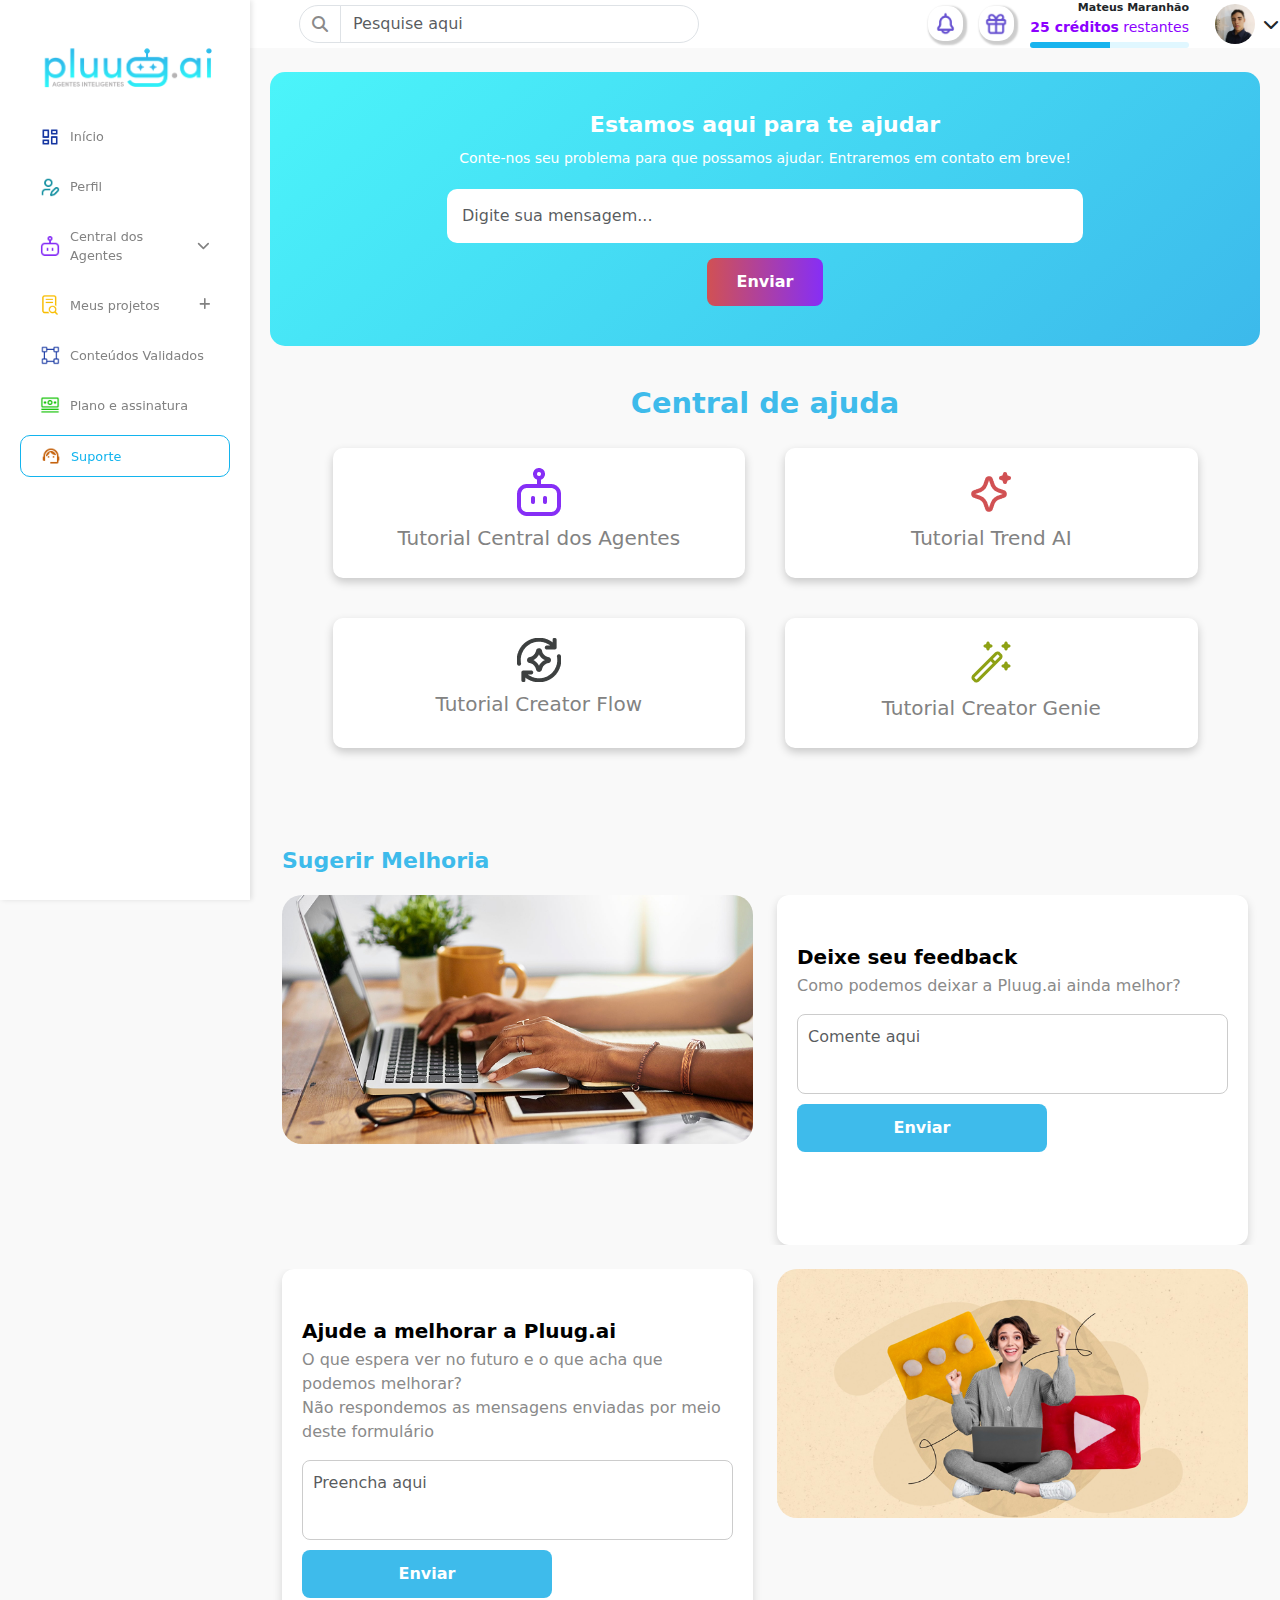
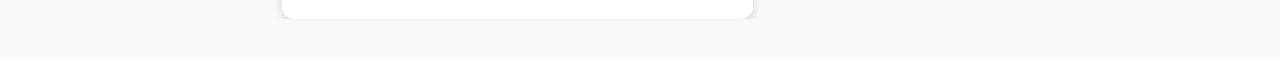
<file: suporte.html>
<!DOCTYPE html>
<html lang="pt-BR">

<head>
    <meta charset="UTF-8">
    <meta name="viewport" content="width=device-width, initial-scale=1.0">
    <title>Pluug-ai - Suporte</title>
    <link rel="shortcut icon" type="imagex/png" href="./img/icone - 10.png">

    <!-- Bootstrap CSS -->
    <link href="https://cdn.jsdelivr.net/npm/bootstrap@5.3.3/dist/css/bootstrap.min.css" rel="stylesheet"
        crossorigin="anonymous">

    <!-- Bootstrap JS (com Popper incluído no bundle) -->
    <script src="https://cdn.jsdelivr.net/npm/bootstrap@5.3.3/dist/js/bootstrap.bundle.min.js"
        crossorigin="anonymous"></script>

    <!-- CSS do Owl Carousel -->
    <link rel="stylesheet" href="https://cdnjs.cloudflare.com/ajax/libs/OwlCarousel2/2.3.4/assets/owl.carousel.min.css">
    <link rel="stylesheet"
        href="https://cdnjs.cloudflare.com/ajax/libs/OwlCarousel2/2.3.4/assets/owl.theme.default.min.css">

    <!-- jQuery -->
    <script src="https://code.jquery.com/jquery-3.6.0.min.js"></script>

    <!-- JS do Owl Carousel -->
    <script src="https://cdnjs.cloudflare.com/ajax/libs/OwlCarousel2/2.3.4/owl.carousel.min.js"></script>

    <!--Font Awesome-->
    <link rel="stylesheet" href="https://cdnjs.cloudflare.com/ajax/libs/font-awesome/6.4.2/css/all.min.css"
        crossorigin="anonymous" referrerpolicy="no-referrer" />

    <!--CSS-->
    <link rel="stylesheet" href="css/index.css">
    <link rel="stylesheet" href="css/meus-projetos.css">
    <link rel="stylesheet" href="css/perfil.css">
    <link rel="stylesheet" href="css/plano.css">
    <link rel="stylesheet" href="css/responsive.css">
    <link rel="stylesheet" href="css/trend-ai.css">
    <link rel="stylesheet" href="css/suporte.css">

</head>

<body class="suporte">
    <!--SideBar-->
    <nav class="navbar navbar-light d-md-none">
        <div class="container-fluid">
            <a class="navbar-brand" href="#">
                <img src="./img/pluugai-degrade-azul-fundo-branco-300-dpi.webp" alt="Pluu.ai Logo" class="img-fluid">
            </a>
            <button class="navbar-toggler" type="button" data-bs-toggle="collapse" data-bs-target="#mobileMenu"
                aria-controls="mobileMenu" aria-expanded="false" aria-label="Toggle navigation">
                <span class="navbar-toggler-icon"></span>
            </button>
        </div>
    </nav>
    <div class="collapse mobile-menu d-md-block" id="mobileMenu">
        <div class="sidebar">
            <a class="navbar-brand d-none d-md-block" href="#">
                <img src="./img/pluugai-degrade-azul-fundo-branco-300-dpi.webp" alt="Pluu.ai Logo" class="img-fluid">
            </a>
            <ul id="navegacao" class="nav flex-column">
                <li class="nav-item">
                    <a id="index" class="nav-link" href="index.html"><img class="img-fluid icones"
                            src="./img/Icons menu/Inicio.png">
                        Início</a>
                </li>
                <li class="nav-item">
                    <a id="perfil" class="nav-link" href="perfil.html"><img class="img-fluid icones"
                            src="./img/Icons menu/Perfil.png">
                        Perfil</a>
                </li>
                <li class="nav-item central-agentes-item">
                    <a class="nav-link central-agentes-link" style="cursor: pointer;">
                        <img class="img-fluid icones" src="./img/Icons menu/Central dos Agentes.png"> Central dos
                        Agentes
                        <i class="fas fa-chevron-down ms-auto"></i>
                    </a>
                    <ul class="submenu nav flex-column">
                        <li class="nav-item">
                            <a id="trend-ai" class="nav-link" href="trend-ai.html"><img class="img-fluid icones"
                                    src="./img/Icons menu/Trend AI.png"> Trend AI</a>
                        </li>
                        <li class="nav-item">
                            <a id="creator-genie" class="nav-link" href="creator-genie.html"><img
                                    class="img-fluid icones" src="./img/Icons menu/Creator Genie.png"> Creator Genie</a>
                        </li>
                        <li class="nav-item">
                            <a id="creator-flow" class="nav-link" href="creator-flow.html"><img class="img-fluid icones"
                                    src="./img/Icons menu/Creator Flow.png"> Creator Flow</a>
                        </li>
                        <li class="nav-item">
                            <a id="creator-builder" class="nav-link" href="creator-builder.html"><img
                                    class="img-fluid icones" src="./img/Icons menu/carbon_model-builder.png"> Creator
                                Builder</a>
                        </li>
                        <li class="nav-item">
                            <a id="leads-ia" class="nav-link" href="leads-ia.html"><img class="img-fluid icones"
                                    src="./img/Icons menu/stash_user-id.png"> Leads IA</a>
                        </li>
                    </ul>
                </li>
                <li class="nav-item">
                    <a id="meus-projetos" class="nav-link" href="meus-projetos.html"><img class="img-fluid icones"
                            src="./img/Icons menu/Meus projetos.png">
                        Meus projetos
                        <i class="fas fa-plus ms-auto"></i>
                    </a>
                </li>
                <li class="nav-item">
                    <a id="validados" class="nav-link" href="validados.html"><img class="img-fluid icones"
                            src="./img/Icons menu/Conteúdos Validados.png"> Conteúdos Validados</a>
                </li>
                <li class="nav-item">
                    <a id="plano" class="nav-link" href="plano.html"><img class="img-fluid icones"
                            src="./img/Icons menu/Plano e assintura.png"> Plano e assinatura</a>
                </li>
                <li class="nav-item">
                    <a id="suporte" class="nav-link" href="suporte.html"><img class="img-fluid icones"
                            src="./img/Icons menu/Suporte.png">
                        Suporte</a>
                </li>
            </ul>
        </div>
    </div>

    <!-- Navbar vertical -->
    <div class="nav-vertical">
        <div class="d-flex justify-content-between align-items-center mb-4">

            <div class="input-group search-bar flex-grow-1 ms-5" style="max-width: 400px;">
                <span class="input-group-text"><i class="fas fa-search"></i></span>
                <input type="text" class="form-control" placeholder="Pesquise aqui">
            </div>

            <div class="profile-info d-flex align-items-center ms-auto">
                <div class="d-flex align-items-center">
                    <div class="icon-wrapper me-3">
                        <img class="icones-roxos" src="./img/flowbite_bell-outline.png" alt="Notificação">
                    </div>
                    <div class="icon-wrapper me-3" data-bs-toggle="modal" data-bs-target="#giftModal">
                        <img class="icones-roxos" src="./img/tabler_gift.png" alt="Presente">
                    </div>
                </div>
                <div class="profile-details text-end me-3">
                    <strong>Mateus Maranhão</strong>
                    <span class="credits"><b>25 créditos</b> restantes</span>
                    <div class="progress mt-1">
                        <div class="progress-bar" role="progressbar" style="width: 50%" aria-valuenow="50"
                            aria-valuemin="0" aria-valuemax="100"></div>
                    </div>
                </div>
                <img class="foto-perfil" src="./img/8c23a2b4-e8b4-4d0d-b0fb-df7a47a0a22d.jpeg" alt="Foto do Perfil">
                <i onclick="toggleMenu()" class="fas fa-chevron-down ms-2 dropdown-icon" style="cursor: pointer;"></i>
            </div>
        </div>
    </div>

    <!--Menu dropdown do perfil-->
    <div class="menu-dropdown" id="menuDropdown">
        <a href="#"><img class="img-fluid icones-dropdown" src="./img/Icons menu/Inicio.png"> Início</a>
        <a href="#"><img class="img-fluid icones-dropdown" src="./img/Icons menu/Perfil.png"> Perfil</a>
        <button class="btn-sair mt-2"><i class="fas fa-sign-out-alt me-2"></i> Sair</button>
    </div>

    <!--input de pesquisa mobile-->
    <div class="container input-pesquisa d-md-none d-block">
        <input type="text" class="form-control" placeholder="Pesquise aqui">
    </div>

    <!--Conteudo principal-->
    <div class="main-content">

        <!-- Modal -->
        <div class="modal fade" id="giftModal" tabindex="-1" aria-labelledby="giftModalLabel" aria-hidden="true">
            <div class="modal-dialog modal-dialog-centered">
                <div class="modal-content">
                    <div class="modal-header">
                        <ul class="nav nav-tabs">
                            <li class="nav-item">
                                <a class="nav-link active" id="tab-convidar" onclick="showTab('convidar')">Convidar</a>
                            </li>
                            <li class="nav-item">
                                <a class="nav-link" id="tab-recompensas"
                                    onclick="showTab('recompensas')">Recompensas</a>
                            </li>
                        </ul>
                        <button type="button" class="btn-close" data-bs-dismiss="modal" aria-label="Close"></button>
                    </div>
                    <div class="modal-body text-center">
                        <div id="convidar" class="tab-content active">
                            <h5>Dê 10% de desconto e Ganhe até 20% de desconto na sua mensalidade</h5>
                            <p>Convide amigos e novas contas para a Pluug.ai e ofereça um desconto especial de 10%.</p>
                            <button class="btn-convidar w-100"><img class="img-fluid me-2" src="./img/tabler_gift.png">
                                Pluug.ai/convidado</button>
                            <button class="btn-copiar mt-3">Copiar link de convite</button>
                            <h6 class="mt-4 info-importante-titulo">Informações importantes</h6>
                            <p class="info-importante mt-2">O desconto não é cumulativo e será aplicado apenas em 1
                                única mensalidade.</p>
                        </div>
                        <div id="recompensas" class="tab-content">
                            <h5 class="mb-3">Recompensas ganhas: 15%</h5>
                            <div class="quando-receberei">
                                <img class="img-fluid mb-3" src="./img/tabler_gift.png">
                                <h6>Quando receberei minha recompensa?</h6>
                                <p>A sua recompensa será o desconto aplicado na sua próxima mensalidade. O desconto não
                                    é cumulativo, ele será aplicado apenas em 1 única mensalidade, até 30 dias após a
                                    indicação.</p>
                                <p>Caso seu plano seja anual, seu desconto será aplicado no ato da renovação</p>
                            </div>
                            <button class="btn-recolher mt-3">Recolher recompensa</button>
                        </div>
                    </div>
                </div>
            </div>
        </div>

        <section class="secao-suporte">
            <div class="container">
                <div class="row justify-content-center">
                    <div class="col-md-8 text-center">
                        <h2 class="suporte-titulo">Estamos aqui para te ajudar</h2>
                        <p class="suporte-subtitulo">
                            Conte-nos seu problema para que possamos ajudar. Entraremos em contato em breve!
                        </p>
                        <form>
                            <div class="input-container">
                                <input type="text" class="form-control suporte-input"
                                    placeholder="Digite sua mensagem...">
                            </div>
                            <button type="submit" class="btn-enviar-suporte">Enviar</button>
                        </form>
                    </div>
                </div>
            </div>
        </section>

        <section class="tutorial">
            <div class="container">
                <div class="row justify-content-center">
                    <div class="col-md-12">
                        <h2>Central de ajuda</h2>
                    </div>

                    <!-- Card 1 -->
                    <div class="col-md-5 card-tutorial" onclick="abrirModalTutorial('tutorialAgentes')">
                        <div class="d-flex justify-content-center">
                            <img class="img-fluid" src="./img/Icons menu/Central dos Agentes.png" />
                        </div>
                        <h5 class="card-titulo">Tutorial Central dos Agentes</h5>
                    </div>

                    <!-- Card 2 -->
                    <div class="col-md-5 card-tutorial" onclick="abrirModalTutorial('tutorialTrend')">
                        <div class="d-flex justify-content-center">
                            <img class="img-fluid" src="./img/Icons menu/Trend AI.png" />
                        </div>
                        <h5 class="card-titulo">Tutorial Trend AI</h5>
                    </div>

                    <!-- Card 3 -->
                    <div class="col-md-5 card-tutorial" onclick="abrirModalTutorial('tutorialFlow')">
                        <div class="d-flex justify-content-center">
                            <img class="img-fluid" src="./img/Icons menu/Creator Flow.png" />
                        </div>
                        <h5 class="card-titulo">Tutorial Creator Flow</h5>
                    </div>

                    <!-- Card 4 -->
                    <div class="col-md-5 card-tutorial" onclick="abrirModalTutorial('tutorialGenie')">
                        <div class="d-flex justify-content-center">
                            <img class="img-fluid" src="./img/Icons menu/Creator Genie.png" />
                        </div>
                        <h5 class="card-titulo">Tutorial Creator Genie</h5>
                    </div>
                </div>
            </div>

            <!-- Modal base (replicado para cada tutorial) -->
            <div id="tutorialAgentes" class="modal-tutorial"
                onclick="fecharModalTutorialPorFora(event, 'tutorialAgentes')">
                <div class="modal-tutorial-content" onclick="event.stopPropagation()">
                    <div class="modal-tutorial-title">
                        <img src="./img/Icons menu/Central dos Agentes.png" width="30" />
                        <h4>Tutorial Central dos Agentes</h4>
                    </div>

                    <div class="tutorial-video-placeholder">
                        <span class="play-icon"><i class="fa-solid fa-play"></i></span>
                    </div>
                    <button onclick="fecharModalTutorial('tutorialAgentes')" class="btn-fechar-tutorial">Fechar</button>
                </div>
            </div>

            <div id="tutorialTrend" class="modal-tutorial" onclick="fecharModalTutorialPorFora(event, 'tutorialTrend')">
                <div class="modal-tutorial-content" onclick="event.stopPropagation()">
                    <div class="modal-tutorial-title">
                        <img src="./img/Icons menu/Trend AI.png" width="30" />
                        <h4>Tutorial Trend AI</h4>
                    </div>

                    <div class="tutorial-video-placeholder">
                        <span class="play-icon"><i class="fa-solid fa-play"></i></span>
                    </div>
                    <button onclick="fecharModalTutorial('tutorialTrend')" class="btn-fechar-tutorial">Fechar</button>
                </div>
            </div>

            <div id="tutorialFlow" class="modal-tutorial" onclick="fecharModalTutorialPorFora(event, 'tutorialFlow')">
                <div class="modal-tutorial-content" onclick="event.stopPropagation()">
                    <div class="modal-tutorial-title">
                        <img src="./img/Icons menu/Creator Flow.png" width="30" />
                        <h4>Tutorial Creator Flow</h4>
                    </div>

                    <div class="tutorial-video-placeholder">
                        <span class="play-icon"><i class="fa-solid fa-play"></i></span>
                    </div>
                    <button onclick="fecharModalTutorial('tutorialFlow')" class="btn-fechar-tutorial">Fechar</button>
                </div>
            </div>

            <div id="tutorialGenie" class="modal-tutorial" onclick="fecharModalTutorialPorFora(event, 'tutorialGenie')">
                <div class="modal-tutorial-content" onclick="event.stopPropagation()">
                    <div class="modal-tutorial-title">
                        <img src="./img/Icons menu/Creator Genie.png" width="30" />
                        <h4>Tutorial Creator Genie</h4>
                    </div>

                    <div class="tutorial-video-placeholder">
                        <span class="play-icon"><i class="fa-solid fa-play"></i></span>
                    </div>
                    <button onclick="fecharModalTutorial('tutorialGenie')" class="btn-fechar-tutorial">Fechar</button>
                </div>
            </div>
        </section>

        <section class="sugerir-melhoria">
            <div class="container">
                <h2 class="titulo-secao">Sugerir Melhoria</h2>
                <div class="row">

                    <div class="col-md-6 mb-4">
                        <img class="img-fluid imagem-principal" src="./img/ASSETS2/image-1.png"
                            alt="Imagem digitando no notebook">
                    </div>

                    <div class="col-md-6">
                        <div class="card-feedback">
                            <h3>Deixe seu feedback</h3>
                            <p>Como podemos deixar a Pluug.ai ainda melhor?</p>
                            <textarea class="form-control" placeholder="Comente aqui"></textarea>
                            <div class="d-flex justify-content-start">
                                <button class="btn-enviar">Enviar</button>
                            </div>
                        </div>
                    </div>
                </div>

                <div class="row mt-4">
                    <div class="col-md-6">
                        <div class="card-sugestao">
                            <h3>Ajude a melhorar a Pluug.ai</h3>
                            <p>O que espera ver no futuro e o que acha que podemos melhorar?<br> Não respondemos as
                                mensagens enviadas por meio deste formulário</p>
                            <textarea class="form-control" placeholder="Preencha aqui"></textarea>
                            <div class="d-flex justify-content-start">
                                <button class="btn-enviar">Enviar</button>
                            </div>
                        </div>
                    </div>

                    <div class="col-md-6 mb-4 mt-md-0 mt-5">
                        <img class="img-fluid imagem-principal" src="./img/ASSETS2/image-5.png"
                            alt="Imagem digitando no notebook">
                    </div>
                </div>
            </div>
        </section>

</body>

<script src="./js/scripts.js"></script>

</html>
</file>
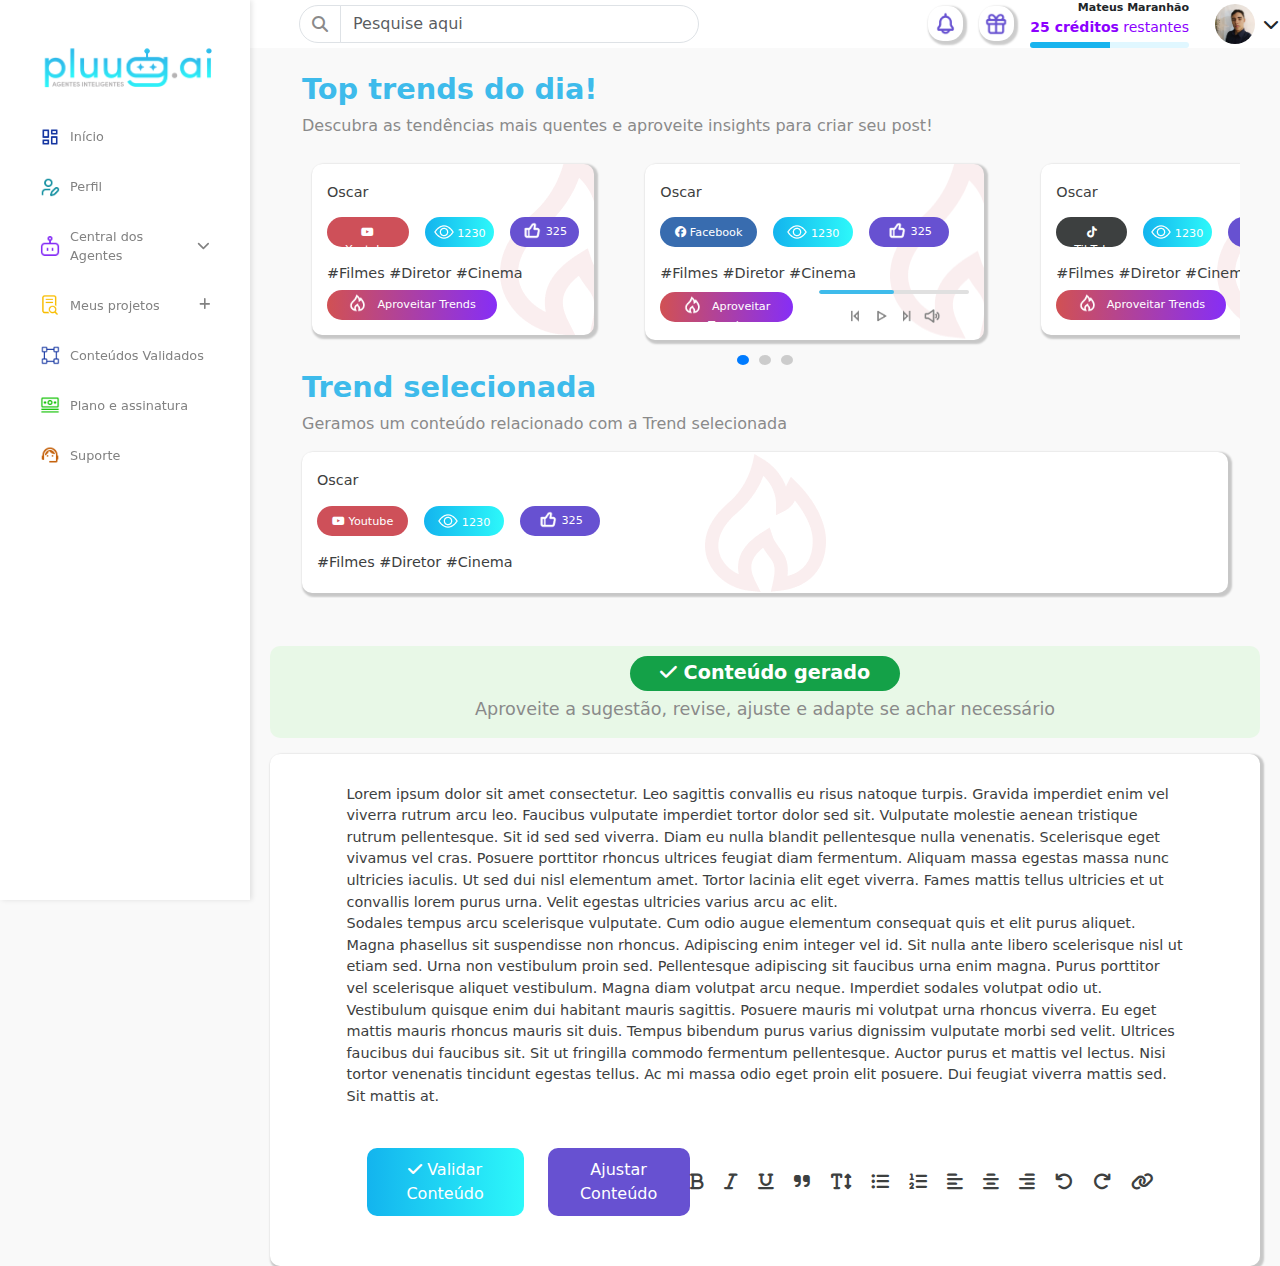
<file: trend-ai.html>
<!DOCTYPE html>
<html lang="pt-BR">

<head>
    <meta charset="UTF-8">
    <meta name="viewport" content="width=device-width, initial-scale=1.0">
    <title>Pluug-ai - Trend AI</title>
    <link rel="shortcut icon" type="imagex/png" href="./img/icone - 10.png">

    <!-- Bootstrap CSS -->
    <link href="https://cdn.jsdelivr.net/npm/bootstrap@5.3.3/dist/css/bootstrap.min.css" rel="stylesheet"
        crossorigin="anonymous">

    <!-- Bootstrap JS (com Popper incluído no bundle) -->
    <script src="https://cdn.jsdelivr.net/npm/bootstrap@5.3.3/dist/js/bootstrap.bundle.min.js"
        crossorigin="anonymous"></script>

    <!-- CSS do Owl Carousel -->
    <link rel="stylesheet" href="https://cdnjs.cloudflare.com/ajax/libs/OwlCarousel2/2.3.4/assets/owl.carousel.min.css">
    <link rel="stylesheet"
        href="https://cdnjs.cloudflare.com/ajax/libs/OwlCarousel2/2.3.4/assets/owl.theme.default.min.css">

    <!-- jQuery -->
    <script src="https://code.jquery.com/jquery-3.6.0.min.js"></script>

    <!-- JS do Owl Carousel -->
    <script src="https://cdnjs.cloudflare.com/ajax/libs/OwlCarousel2/2.3.4/owl.carousel.min.js"></script>

    <!--Font Awesome-->
    <link rel="stylesheet" href="https://cdnjs.cloudflare.com/ajax/libs/font-awesome/6.4.2/css/all.min.css"
        crossorigin="anonymous" referrerpolicy="no-referrer" />

    <!--CSS-->
    <link rel="stylesheet" href="css/index.css">
    <link rel="stylesheet" href="css/meus-projetos.css">
    <link rel="stylesheet" href="css/perfil.css">
    <link rel="stylesheet" href="css/plano.css">
    <link rel="stylesheet" href="css/responsive.css">
    <link rel="stylesheet" href="css/trend-ai.css">
</head>

<body class="trend-ai">
    <!--SideBar-->
    <nav class="navbar navbar-light d-md-none">
        <div class="container-fluid">
            <a class="navbar-brand" href="#">
                <img src="./img/pluugai-degrade-azul-fundo-branco-300-dpi.webp" alt="Pluu.ai Logo" class="img-fluid">
            </a>
            <button class="navbar-toggler" type="button" data-bs-toggle="collapse" data-bs-target="#mobileMenu"
                aria-controls="mobileMenu" aria-expanded="false" aria-label="Toggle navigation">
                <span class="navbar-toggler-icon"></span>
            </button>
        </div>
    </nav>
    <div class="collapse mobile-menu d-md-block" id="mobileMenu">
        <div class="sidebar">
            <a class="navbar-brand d-none d-md-block" href="#">
                <img src="./img/pluugai-degrade-azul-fundo-branco-300-dpi.webp" alt="Pluu.ai Logo" class="img-fluid">
            </a>
            <ul id="navegacao" class="nav flex-column">
                <li class="nav-item">
                    <a id="index" class="nav-link" href="index.html"><img class="img-fluid icones"
                            src="./img/Icons menu/Inicio.png">
                        Início</a>
                </li>
                <li class="nav-item">
                    <a id="perfil" class="nav-link" href="perfil.html"><img class="img-fluid icones"
                            src="./img/Icons menu/Perfil.png">
                        Perfil</a>
                </li>
                <li class="nav-item central-agentes-item">
                    <a class="nav-link central-agentes-link" style="cursor: pointer;">
                        <img class="img-fluid icones" src="./img/Icons menu/Central dos Agentes.png"> Central dos
                        Agentes
                        <i class="fas fa-chevron-down ms-auto"></i>
                    </a>
                    <ul class="submenu nav flex-column">
                        <li class="nav-item">
                            <a id="trend-ai" class="nav-link" href="trend-ai.html"><img class="img-fluid icones"
                                    src="./img/Icons menu/Trend AI.png"> Trend AI</a>
                        </li>
                        <li class="nav-item">
                            <a id="creator-genie" class="nav-link" href="creator-genie.html"><img
                                    class="img-fluid icones" src="./img/Icons menu/Creator Genie.png"> Creator Genie</a>
                        </li>
                        <li class="nav-item">
                            <a id="creator-flow" class="nav-link" href="creator-flow.html"><img class="img-fluid icones"
                                    src="./img/Icons menu/Creator Flow.png"> Creator Flow</a>
                        </li>
                        <li class="nav-item">
                            <a id="creator-builder" class="nav-link" href="creator-builder.html"><img
                                    class="img-fluid icones" src="./img/Icons menu/carbon_model-builder.png"> Creator
                                Builder</a>
                        </li>
                        <li class="nav-item">
                            <a id="leads-ia" class="nav-link" href="leads-ia.html"><img class="img-fluid icones"
                                    src="./img/Icons menu/stash_user-id.png"> Leads IA</a>
                        </li>
                    </ul>
                </li>
                <li class="nav-item">
                    <a id="meus-projetos" class="nav-link" href="meus-projetos.html"><img class="img-fluid icones"
                            src="./img/Icons menu/Meus projetos.png">
                        Meus projetos
                        <i class="fas fa-plus ms-auto"></i>
                    </a>
                </li>
                <li class="nav-item">
                    <a id="validados" class="nav-link" href="validados.html"><img class="img-fluid icones"
                            src="./img/Icons menu/Conteúdos Validados.png"> Conteúdos Validados</a>
                </li>
                <li class="nav-item">
                    <a id="plano" class="nav-link" href="plano.html"><img class="img-fluid icones"
                            src="./img/Icons menu/Plano e assintura.png"> Plano e assinatura</a>
                </li>
                <li class="nav-item">
                    <a id="suporte" class="nav-link" href="suporte.html"><img class="img-fluid icones"
                            src="./img/Icons menu/Suporte.png">
                        Suporte</a>
                </li>
            </ul>
        </div>
    </div>

    <!-- Navbar vertical -->
    <div class="nav-vertical">
        <div class="d-flex justify-content-between align-items-center mb-4">

            <div class="input-group search-bar flex-grow-1 ms-5" style="max-width: 400px;">
                <span class="input-group-text"><i class="fas fa-search"></i></span>
                <input type="text" class="form-control" placeholder="Pesquise aqui">
            </div>

            <div class="profile-info d-flex align-items-center ms-auto">
                <div class="d-flex align-items-center">
                    <div class="icon-wrapper me-3">
                        <img class="icones-roxos" src="./img/flowbite_bell-outline.png" alt="Notificação">
                    </div>
                    <div class="icon-wrapper me-3" data-bs-toggle="modal" data-bs-target="#giftModal">
                        <img class="icones-roxos" src="./img/tabler_gift.png" alt="Presente">
                    </div>
                </div>
                <div class="profile-details text-end me-3">
                    <strong>Mateus Maranhão</strong>
                    <span class="credits"><b>25 créditos</b> restantes</span>
                    <div class="progress mt-1">
                        <div class="progress-bar" role="progressbar" style="width: 50%" aria-valuenow="50"
                            aria-valuemin="0" aria-valuemax="100"></div>
                    </div>
                </div>
                <img class="foto-perfil" src="./img/8c23a2b4-e8b4-4d0d-b0fb-df7a47a0a22d.jpeg" alt="Foto do Perfil">
                <i onclick="toggleMenu()" class="fas fa-chevron-down ms-2 dropdown-icon" style="cursor: pointer;"></i>
            </div>
        </div>
    </div>

    <!--Menu dropdown do perfil-->
    <div class="menu-dropdown" id="menuDropdown">
        <a href="#"><img class="img-fluid icones-dropdown" src="./img/Icons menu/Inicio.png"> Início</a>
        <a href="#"><img class="img-fluid icones-dropdown" src="./img/Icons menu/Perfil.png"> Perfil</a>
        <button class="btn-sair mt-2"><i class="fas fa-sign-out-alt me-2"></i> Sair</button>
    </div>

    <!--input de pesquisa mobile-->
    <div class="container input-pesquisa d-md-none d-block">
        <input type="text" class="form-control" placeholder="Pesquise aqui">
    </div>

    <!--Conteudo principal-->
    <div class="main-content">

        <!-- Modal -->
        <div class="modal fade" id="giftModal" tabindex="-1" aria-labelledby="giftModalLabel" aria-hidden="true">
            <div class="modal-dialog modal-dialog-centered">
                <div class="modal-content">
                    <div class="modal-header">
                        <ul class="nav nav-tabs">
                            <li class="nav-item">
                                <a class="nav-link active" id="tab-convidar" onclick="showTab('convidar')">Convidar</a>
                            </li>
                            <li class="nav-item">
                                <a class="nav-link" id="tab-recompensas"
                                    onclick="showTab('recompensas')">Recompensas</a>
                            </li>
                        </ul>
                        <button type="button" class="btn-close" data-bs-dismiss="modal" aria-label="Close"></button>
                    </div>
                    <div class="modal-body text-center">
                        <div id="convidar" class="tab-content active">
                            <h5>Dê 10% de desconto e Ganhe até 20% de desconto na sua mensalidade</h5>
                            <p>Convide amigos e novas contas para a Pluug.ai e ofereça um desconto especial de 10%.</p>
                            <button class="btn-convidar w-100"><img class="img-fluid me-2" src="./img/tabler_gift.png">
                                Pluug.ai/convidado</button>
                            <button class="btn-copiar mt-3">Copiar link de convite</button>
                            <h6 class="mt-4 info-importante-titulo">Informações importantes</h6>
                            <p class="info-importante mt-2">O desconto não é cumulativo e será aplicado apenas em 1
                                única mensalidade.</p>
                        </div>
                        <div id="recompensas" class="tab-content">
                            <h5 class="mb-3">Recompensas ganhas: 15%</h5>
                            <div class="quando-receberei">
                                <img class="img-fluid mb-3" src="./img/tabler_gift.png">
                                <h6>Quando receberei minha recompensa?</h6>
                                <p>A sua recompensa será o desconto aplicado na sua próxima mensalidade. O desconto não
                                    é cumulativo, ele será aplicado apenas em 1 única mensalidade, até 30 dias após a
                                    indicação.</p>
                                <p>Caso seu plano seja anual, seu desconto será aplicado no ato da renovação</p>
                            </div>
                            <button class="btn-recolher mt-3">Recolher recompensa</button>
                        </div>
                    </div>
                </div>
            </div>
        </div>

        <!--Top trends-->
        <section class="top-trends">
            <div class="container">
                <div class="row">
                    <div class="col-md-12">
                        <h1>Top trends do dia!</h1>
                        <p>Descubra as tendências mais quentes e aproveite insights para criar seu post!
                        </p>
                    </div>
                    <div class="carousel-container-oscar">
                        <div class="carousel-track-oscar" id="carouselTrack">
                            <div class="carousel-card-oscar">
                                <div class="oscar">
                                    <h3 class="mb-3">Oscar</h3>
                                    <div class="d-flex justify-content-start">
                                        <button class="btn-youtube"><i class="fa-brands fa-youtube"></i>
                                            Youtube</button>
                                        <button class="btn-visualizacoes ms-3"><img class="img-fluid"
                                                src="./img/ep_view.png">
                                            1230</button>
                                        <button class="btn-like ms-3"><img class="img-fluid"
                                                src="./img/iconamoon_like-bold.png"> 325</button>
                                    </div>
                                    <p class="mt-3">#Filmes #Diretor #Cinema</p>
                                    <div class="d-flex justify-content-start">
                                        <button class="btn-aproveitar-trends"><img class="img-fluid"
                                                src="./img/Trend botão.png">Aproveitar Trends</button>
                                    </div>
                                </div>
                            </div>
                            <div class="carousel-card-oscar">
                                <div class="oscar">
                                    <h3 class="mb-3">Oscar</h3>
                                    <div class="d-flex justify-content-start">
                                        <button class="btn-facebook"><i class="fa-brands fa-facebook"></i>
                                            Facebook</button>
                                        <button class="btn-visualizacoes ms-3"><img class="img-fluid"
                                                src="./img/ep_view.png">
                                            1230</button>
                                        <button class="btn-like ms-3"><img class="img-fluid"
                                                src="./img/iconamoon_like-bold.png"> 325</button>
                                    </div>
                                    <p class="mt-3">#Filmes #Diretor #Cinema</p>
                                    <div class="d-flex align-items-center flex-nowrap music-wrapper">
                                        <button class="btn-aproveitar-trends">
                                            <img class="img-fluid" src="./img/Trend botão.png">Aproveitar Trends
                                        </button>
                                        <div class="music-player ms-3">
                                            <div class="player-controls">
                                                <div class="progress-bar">
                                                    <div class="progress"></div>
                                                </div>
                                                <div class="controls mt-2">
                                                    <img style="height: 18px;" src="./img/tdesign_next.png">
                                                    <img style="height: 18px;" src="./img/line-md_play.png">
                                                    <img style="height: 18px;" src="./img/tdesign_next-1.png">
                                                    <img style="height: 18px;" src="./img/mingcute_volume-line.png">
                                                </div>
                                            </div>
                                        </div>
                                    </div>
                                </div>
                            </div>

                            <div class="carousel-card-oscar">
                                <div class="oscar">
                                    <h3 class="mb-3">Oscar</h3>
                                    <div class="d-flex justify-content-start">
                                        <button class="btn-tiktok"><i class="fa-brands fa-tiktok"></i>
                                            TikTok</button>
                                        <button class="btn-visualizacoes ms-3"><img class="img-fluid"
                                                src="./img/ep_view.png">
                                            1230</button>
                                        <button class="btn-like ms-3"><img class="img-fluid"
                                                src="./img/iconamoon_like-bold.png"> 325</button>
                                    </div>
                                    <p class="mt-3">#Filmes #Diretor #Cinema</p>
                                    <div class="d-flex justify-content-start">
                                        <button class="btn-aproveitar-trends"><img class="img-fluid"
                                                src="./img/Trend botão.png">Aproveitar Trends</button>
                                    </div>
                                </div>
                            </div>
                            <div class="carousel-card-oscar">
                                <div class="oscar">
                                    <h3 class="mb-3">Oscar</h3>
                                    <div class="d-flex justify-content-start">
                                        <button class="btn-google"><i class="fa-brands fa-google"></i>
                                            Google Trends</button>
                                        <button class="btn-visualizacoes ms-3"><img class="img-fluid"
                                                src="./img/ep_view.png">
                                            1230</button>
                                        <button class="btn-like ms-3"><img class="img-fluid"
                                                src="./img/iconamoon_like-bold.png"> 325</button>
                                    </div>
                                    <p class="mt-3">#Filmes #Diretor #Cinema</p>
                                    <div class="d-flex justify-content-start">
                                        <button class="btn-aproveitar-trends"><img class="img-fluid"
                                                src="./img/Trend botão.png">Aproveitar Trends</button>
                                    </div>
                                </div>
                            </div>
                            <div class="carousel-card-oscar">
                                <div class="oscar">
                                    <h3 class="mb-3">Oscar</h3>
                                    <div class="d-flex justify-content-start">
                                        <button class="btn-x"><i class="fa-brands fa-x-twitter"></i>
                                            X Trends</button>
                                        <button class="btn-visualizacoes ms-3"><img class="img-fluid"
                                                src="./img/ep_view.png">
                                            1230</button>
                                        <button class="btn-like ms-3"><img class="img-fluid"
                                                src="./img/iconamoon_like-bold.png"> 325</button>
                                    </div>
                                    <p class="mt-3">#Filmes #Diretor #Cinema</p>
                                    <div class="d-flex justify-content-start">
                                        <button class="btn-aproveitar-trends"><img class="img-fluid"
                                                src="./img/Trend botão.png">Aproveitar Trends</button>
                                    </div>
                                </div>
                            </div>
                            <div class="carousel-card-oscar">
                                <div class="oscar">
                                    <h3 class="mb-3">Oscar</h3>
                                    <div class="d-flex justify-content-start">
                                        <button class="btn-instagram"><i class="fa-brands fa-instagram"></i>
                                            Instagram</button>
                                        <button class="btn-visualizacoes ms-3"><img class="img-fluid"
                                                src="./img/ep_view.png">
                                            1230</button>
                                        <button class="btn-like ms-3"><img class="img-fluid"
                                                src="./img/iconamoon_like-bold.png"> 325</button>
                                    </div>
                                    <p class="mt-3">#Filmes #Diretor #Cinema</p>
                                    <div class="d-flex justify-content-start">
                                        <button class="btn-aproveitar-trends"><img class="img-fluid"
                                                src="./img/Trend botão.png">Aproveitar Trends</button>
                                    </div>
                                </div>
                            </div>
                            <div class="carousel-card-oscar">
                                <div class="oscar">
                                    <h3 class="mb-3">Oscar</h3>
                                    <div class="d-flex justify-content-start">
                                        <button class="btn-youtube"><i class="fa-brands fa-youtube"></i>
                                            Youtube</button>
                                        <button class="btn-visualizacoes ms-3"><img class="img-fluid"
                                                src="./img/ep_view.png">
                                            1230</button>
                                        <button class="btn-like ms-3"><img class="img-fluid"
                                                src="./img/iconamoon_like-bold.png"> 325</button>
                                    </div>
                                    <p class="mt-3">#Filmes #Diretor #Cinema</p>
                                    <div class="d-flex justify-content-start">
                                        <button class="btn-aproveitar-trends"><img class="img-fluid"
                                                src="./img/Trend botão.png">Aproveitar Trends</button>
                                    </div>
                                </div>
                            </div>
                        </div>
                    </div>
                    <div class="carousel-indicators-oscar" id="carouselIndicators"></div>
                </div>
            </div>
        </section>

        <!--Trend selecionada-->
        <section class="trend-selecionada">
            <div class="container">
                <div class="row">
                    <div class="col-md-12">
                        <h1>Trend selecionada</h1>
                        <p>Geramos um conteúdo relacionado com a Trend selecionada
                        </p>
                        <div class="oscar-trend">
                            <h3 class="mb-3">Oscar</h3>
                            <div class="d-flex justify-content-start">
                                <button class="btn-youtube"><i class="fa-brands fa-youtube"></i>
                                    Youtube</button>
                                <button class="btn-visualizacoes ms-3"><img class="img-fluid" src="./img/ep_view.png">
                                    1230</button>
                                <button class="btn-like ms-3"><img class="img-fluid"
                                        src="./img/iconamoon_like-bold.png"> 325</button>
                            </div>
                            <p class="mt-3">#Filmes #Diretor #Cinema</p>
                        </div>
                    </div>
                </div>
            </div>
        </section>

        <div class="conteudo-gerado mt-5">
            <div class="container">
                <div class="row">
                    <div class="col-md-12">
                        <div class="d-flex justify-content-center">
                            <button class="btn-conteudo-gerado">
                                <i class="fa-solid fa-check"></i> Conteúdo gerado
                            </button>
                        </div>
                        <p>Aproveite a sugestão, revise, ajuste e adapte se achar necessário</p>
                    </div>
                </div>
            </div>
        </div>
        <div class="conteudo-texto mt-3">
            <p>Lorem ipsum dolor sit amet consectetur. Leo sagittis convallis eu risus natoque turpis.
                Gravida imperdiet enim vel viverra rutrum arcu leo. Faucibus vulputate imperdiet tortor
                dolor sed sit. Vulputate molestie aenean tristique rutrum pellentesque.
                Sit id sed sed viverra. Diam eu nulla blandit pellentesque nulla venenatis. Scelerisque eget
                vivamus vel cras. Posuere porttitor rhoncus ultrices feugiat diam fermentum. Aliquam massa
                egestas massa nunc ultricies iaculis. Ut sed dui nisl elementum amet. Tortor lacinia elit
                eget viverra. Fames mattis tellus ultricies et ut convallis lorem purus urna. Velit egestas
                ultricies varius arcu ac elit.<br>
                Sodales tempus arcu scelerisque vulputate. Cum odio augue elementum consequat quis et elit
                purus aliquet. Magna phasellus sit suspendisse non rhoncus. Adipiscing enim integer vel id.
                Sit nulla ante libero scelerisque nisl ut etiam sed. Urna non vestibulum proin sed.
                Pellentesque adipiscing sit faucibus urna enim magna. Purus porttitor vel scelerisque
                aliquet vestibulum. Magna diam volutpat arcu neque. Imperdiet sodales volutpat odio ut.
                Vestibulum quisque enim dui habitant mauris sagittis. Posuere mauris mi volutpat urna
                rhoncus viverra. Eu eget mattis mauris rhoncus mauris sit duis.
                Tempus bibendum purus varius dignissim vulputate morbi sed velit. Ultrices faucibus dui
                faucibus sit. Sit ut fringilla commodo fermentum pellentesque. Auctor purus et mattis vel
                lectus. Nisi tortor venenatis tincidunt egestas tellus. Ac mi massa odio eget proin elit
                posuere. Dui feugiat viverra mattis sed. Sit mattis at.</p>
            <div class="text-editor-trend">
                <div class="toolbar-container">
                    <div class="d-flex justify-content-start">
                        <button class="btn-validar-conteudo me-4">
                            <i class="fa-solid fa-check"></i> Validar Conteúdo
                        </button>
                        <button class="btn-ajustar-conteudo">
                            Ajustar Conteúdo
                        </button>
                    </div>
                    <div class="toolbar">
                        <i class="fas fa-bold"></i>
                        <i class="fas fa-italic"></i>
                        <i class="fas fa-underline"></i>
                        <i class="fas fa-quote-right"></i>
                        <i class="fas fa-text-height"></i>
                        <i class="fas fa-list-ul"></i>
                        <i class="fas fa-list-ol"></i>
                        <i class="fas fa-align-left"></i>
                        <i class="fas fa-align-center"></i>
                        <i class="fas fa-align-right"></i>
                        <i class="fas fa-undo"></i>
                        <i class="fas fa-redo"></i>
                        <i class="fas fa-link"></i>
                    </div>
                </div>
            </div>
        </div>
    </div>

</body>

<script src="./js/scripts.js"></script>

</html>
</file>
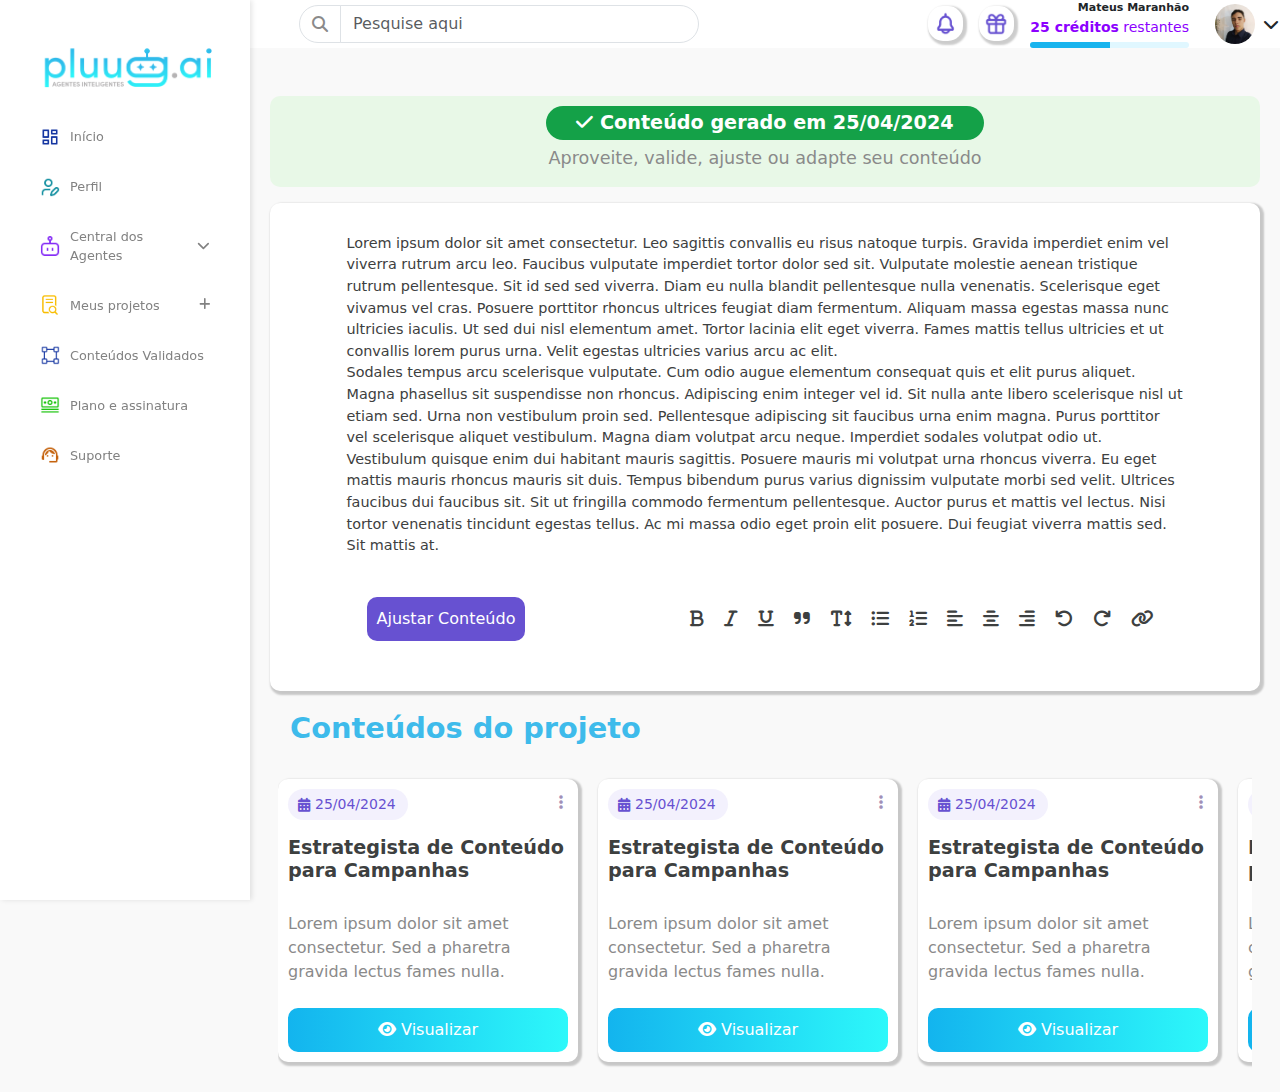
<file: visualizar-conteudo.html>
<!DOCTYPE html>
<html lang="pt-BR">

<head>
    <meta charset="UTF-8">
    <meta name="viewport" content="width=device-width, initial-scale=1.0">
    <title>Pluug-ai - Visualizar Conteúdo</title>
    <link rel="shortcut icon" type="imagex/png" href="./img/icone - 10.png">

    <!-- Bootstrap CSS -->
    <link href="https://cdn.jsdelivr.net/npm/bootstrap@5.3.3/dist/css/bootstrap.min.css" rel="stylesheet"
        crossorigin="anonymous">

    <!-- Bootstrap JS (com Popper incluído no bundle) -->
    <script src="https://cdn.jsdelivr.net/npm/bootstrap@5.3.3/dist/js/bootstrap.bundle.min.js"
        crossorigin="anonymous"></script>

    <!-- CSS do Owl Carousel -->
    <link rel="stylesheet" href="https://cdnjs.cloudflare.com/ajax/libs/OwlCarousel2/2.3.4/assets/owl.carousel.min.css">
    <link rel="stylesheet"
        href="https://cdnjs.cloudflare.com/ajax/libs/OwlCarousel2/2.3.4/assets/owl.theme.default.min.css">

    <!-- jQuery -->
    <script src="https://code.jquery.com/jquery-3.6.0.min.js"></script>

    <!-- JS do Owl Carousel -->
    <script src="https://cdnjs.cloudflare.com/ajax/libs/OwlCarousel2/2.3.4/owl.carousel.min.js"></script>

    <!--Font Awesome-->
    <link rel="stylesheet" href="https://cdnjs.cloudflare.com/ajax/libs/font-awesome/6.4.2/css/all.min.css"
        crossorigin="anonymous" referrerpolicy="no-referrer" />

    <!--CSS-->
    <link rel="stylesheet" href="css/index.css">
    <link rel="stylesheet" href="css/meus-projetos.css">
    <link rel="stylesheet" href="css/perfil.css">
    <link rel="stylesheet" href="css/plano.css">
    <link rel="stylesheet" href="css/responsive.css">
    <link rel="stylesheet" href="css/trend-ai.css">
    <link rel="stylesheet" href="css/suporte.css">
    <link rel="stylesheet" href="css/leads-ia.css">

</head>

<body>
    <!--SideBar-->
    <nav class="navbar navbar-light d-md-none">
        <div class="container-fluid">
            <a class="navbar-brand" href="#">
                <img src="./img/pluugai-degrade-azul-fundo-branco-300-dpi.webp" alt="Pluu.ai Logo" class="img-fluid">
            </a>
            <button class="navbar-toggler" type="button" data-bs-toggle="collapse" data-bs-target="#mobileMenu"
                aria-controls="mobileMenu" aria-expanded="false" aria-label="Toggle navigation">
                <span class="navbar-toggler-icon"></span>
            </button>
        </div>
    </nav>
    <div class="collapse mobile-menu d-md-block" id="mobileMenu">
        <div class="sidebar">
            <a class="navbar-brand d-none d-md-block" href="#">
                <img src="./img/pluugai-degrade-azul-fundo-branco-300-dpi.webp" alt="Pluu.ai Logo" class="img-fluid">
            </a>
            <ul id="navegacao" class="nav flex-column">
                <li class="nav-item">
                    <a id="index" class="nav-link" href="index.html"><img class="img-fluid icones"
                            src="./img/Icons menu/Inicio.png">
                        Início</a>
                </li>
                <li class="nav-item">
                    <a id="perfil" class="nav-link" href="perfil.html"><img class="img-fluid icones"
                            src="./img/Icons menu/Perfil.png">
                        Perfil</a>
                </li>
                <li class="nav-item central-agentes-item">
                    <a class="nav-link central-agentes-link" style="cursor: pointer;">
                        <img class="img-fluid icones" src="./img/Icons menu/Central dos Agentes.png"> Central dos
                        Agentes
                        <i class="fas fa-chevron-down ms-auto"></i>
                    </a>
                    <ul class="submenu nav flex-column">
                        <li class="nav-item">
                            <a id="trend-ai" class="nav-link" href="trend-ai.html"><img class="img-fluid icones"
                                    src="./img/Icons menu/Trend AI.png"> Trend AI</a>
                        </li>
                        <li class="nav-item">
                            <a id="creator-genie" class="nav-link" href="creator-genie.html"><img
                                    class="img-fluid icones" src="./img/Icons menu/Creator Genie.png"> Creator Genie</a>
                        </li>
                        <li class="nav-item">
                            <a id="creator-flow" class="nav-link" href="creator-flow.html"><img class="img-fluid icones"
                                    src="./img/Icons menu/Creator Flow.png"> Creator Flow</a>
                        </li>
                        <li class="nav-item">
                            <a id="creator-builder" class="nav-link" href="creator-builder.html"><img
                                    class="img-fluid icones" src="./img/Icons menu/carbon_model-builder.png"> Creator
                                Builder</a>
                        </li>
                        <li class="nav-item">
                            <a id="leads-ia" class="nav-link" href="leads-ia.html"><img class="img-fluid icones"
                                    src="./img/Icons menu/stash_user-id.png"> Leads IA</a>
                        </li>
                    </ul>
                </li>
                <li class="nav-item">
                    <a id="meus-projetos" class="nav-link" href="meus-projetos.html"><img class="img-fluid icones"
                            src="./img/Icons menu/Meus projetos.png">
                        Meus projetos
                        <i class="fas fa-plus ms-auto"></i>
                    </a>
                </li>
                <li class="nav-item">
                    <a id="validados" class="nav-link" href="validados.html"><img class="img-fluid icones"
                            src="./img/Icons menu/Conteúdos Validados.png"> Conteúdos Validados</a>
                </li>
                <li class="nav-item">
                    <a id="plano" class="nav-link" href="plano.html"><img class="img-fluid icones"
                            src="./img/Icons menu/Plano e assintura.png"> Plano e assinatura</a>
                </li>
                <li class="nav-item">
                    <a id="suporte" class="nav-link" href="suporte.html"><img class="img-fluid icones"
                            src="./img/Icons menu/Suporte.png">
                        Suporte</a>
                </li>
            </ul>
        </div>
    </div>

    <!-- Navbar vertical -->
    <div class="nav-vertical">
        <div class="d-flex justify-content-between align-items-center mb-4">

            <div class="input-group search-bar flex-grow-1 ms-5" style="max-width: 400px;">
                <span class="input-group-text"><i class="fas fa-search"></i></span>
                <input type="text" class="form-control" placeholder="Pesquise aqui">
            </div>

            <div class="profile-info d-flex align-items-center ms-auto">
                <div class="d-flex align-items-center">
                    <div class="icon-wrapper me-3">
                        <img class="icones-roxos" src="./img/flowbite_bell-outline.png" alt="Notificação">
                    </div>
                    <div class="icon-wrapper me-3" data-bs-toggle="modal" data-bs-target="#giftModal">
                        <img class="icones-roxos" src="./img/tabler_gift.png" alt="Presente">
                    </div>
                </div>
                <div class="profile-details text-end me-3">
                    <strong>Mateus Maranhão</strong>
                    <span class="credits"><b>25 créditos</b> restantes</span>
                    <div class="progress mt-1">
                        <div class="progress-bar" role="progressbar" style="width: 50%" aria-valuenow="50"
                            aria-valuemin="0" aria-valuemax="100"></div>
                    </div>
                </div>
                <img class="foto-perfil" src="./img/8c23a2b4-e8b4-4d0d-b0fb-df7a47a0a22d.jpeg" alt="Foto do Perfil">
                <i onclick="toggleMenu()" class="fas fa-chevron-down ms-2 dropdown-icon" style="cursor: pointer;"></i>
            </div>
        </div>
    </div>

    <!--Menu dropdown do perfil-->
    <div class="menu-dropdown" id="menuDropdown">
        <a href="#"><img class="img-fluid icones-dropdown" src="./img/Icons menu/Inicio.png"> Início</a>
        <a href="#"><img class="img-fluid icones-dropdown" src="./img/Icons menu/Perfil.png"> Perfil</a>
        <button class="btn-sair mt-2"><i class="fas fa-sign-out-alt me-2"></i> Sair</button>
    </div>

    <!--input de pesquisa mobile-->
    <div class="container input-pesquisa d-md-none d-block">
        <input type="text" class="form-control" placeholder="Pesquise aqui">
    </div>

    <!--Conteudo principal-->
    <div class="main-content">

        <!-- Modal -->
        <div class="modal fade" id="giftModal" tabindex="-1" aria-labelledby="giftModalLabel" aria-hidden="true">
            <div class="modal-dialog modal-dialog-centered">
                <div class="modal-content">
                    <div class="modal-header">
                        <ul class="nav nav-tabs">
                            <li class="nav-item">
                                <a class="nav-link active" id="tab-convidar" onclick="showTab('convidar')">Convidar</a>
                            </li>
                            <li class="nav-item">
                                <a class="nav-link" id="tab-recompensas"
                                    onclick="showTab('recompensas')">Recompensas</a>
                            </li>
                        </ul>
                        <button type="button" class="btn-close" data-bs-dismiss="modal" aria-label="Close"></button>
                    </div>
                    <div class="modal-body text-center">
                        <div id="convidar" class="tab-content active">
                            <h5>Dê 10% de desconto e Ganhe até 20% de desconto na sua mensalidade</h5>
                            <p>Convide amigos e novas contas para a Pluug.ai e ofereça um desconto especial de 10%.</p>
                            <button class="btn-convidar w-100"><img class="img-fluid me-2" src="./img/tabler_gift.png">
                                Pluug.ai/convidado</button>
                            <button class="btn-copiar mt-3">Copiar link de convite</button>
                            <h6 class="mt-4 info-importante-titulo">Informações importantes</h6>
                            <p class="info-importante mt-2">O desconto não é cumulativo e será aplicado apenas em 1
                                única mensalidade.</p>
                        </div>
                        <div id="recompensas" class="tab-content">
                            <h5 class="mb-3">Recompensas ganhas: 15%</h5>
                            <div class="quando-receberei">
                                <img class="img-fluid mb-3" src="./img/tabler_gift.png">
                                <h6>Quando receberei minha recompensa?</h6>
                                <p>A sua recompensa será o desconto aplicado na sua próxima mensalidade. O desconto não
                                    é cumulativo, ele será aplicado apenas em 1 única mensalidade, até 30 dias após a
                                    indicação.</p>
                                <p>Caso seu plano seja anual, seu desconto será aplicado no ato da renovação</p>
                            </div>
                            <button class="btn-recolher mt-3">Recolher recompensa</button>
                        </div>
                    </div>
                </div>
            </div>
        </div>

        <!--Conteudo gerado-->
        <div class="conteudo-gerado mt-5">
            <div class="container">
                <div class="row">
                    <div class="col-md-12">
                        <div class="d-flex justify-content-center">
                            <button class="btn-conteudo-gerado">
                                <i class="fa-solid fa-check"></i> Conteúdo gerado em 25/04/2024
                            </button>
                        </div>
                        <p>Aproveite, valide, ajuste ou adapte seu conteúdo</p>
                    </div>
                </div>
            </div>
        </div>
        <div class="conteudo-texto mt-3">
            <p>Lorem ipsum dolor sit amet consectetur. Leo sagittis convallis eu risus natoque turpis.
                Gravida imperdiet enim vel viverra rutrum arcu leo. Faucibus vulputate imperdiet tortor
                dolor sed sit. Vulputate molestie aenean tristique rutrum pellentesque.
                Sit id sed sed viverra. Diam eu nulla blandit pellentesque nulla venenatis. Scelerisque eget
                vivamus vel cras. Posuere porttitor rhoncus ultrices feugiat diam fermentum. Aliquam massa
                egestas massa nunc ultricies iaculis. Ut sed dui nisl elementum amet. Tortor lacinia elit
                eget viverra. Fames mattis tellus ultricies et ut convallis lorem purus urna. Velit egestas
                ultricies varius arcu ac elit.<br>
                Sodales tempus arcu scelerisque vulputate. Cum odio augue elementum consequat quis et elit
                purus aliquet. Magna phasellus sit suspendisse non rhoncus. Adipiscing enim integer vel id.
                Sit nulla ante libero scelerisque nisl ut etiam sed. Urna non vestibulum proin sed.
                Pellentesque adipiscing sit faucibus urna enim magna. Purus porttitor vel scelerisque
                aliquet vestibulum. Magna diam volutpat arcu neque. Imperdiet sodales volutpat odio ut.
                Vestibulum quisque enim dui habitant mauris sagittis. Posuere mauris mi volutpat urna
                rhoncus viverra. Eu eget mattis mauris rhoncus mauris sit duis.
                Tempus bibendum purus varius dignissim vulputate morbi sed velit. Ultrices faucibus dui
                faucibus sit. Sit ut fringilla commodo fermentum pellentesque. Auctor purus et mattis vel
                lectus. Nisi tortor venenatis tincidunt egestas tellus. Ac mi massa odio eget proin elit
                posuere. Dui feugiat viverra mattis sed. Sit mattis at.</p>
            <div class="text-editor-trend">
                <div class="toolbar-container">
                    <div class="d-flex justify-content-start">
                        <button class="btn-ajustar-conteudo">
                            Ajustar Conteúdo
                        </button>
                    </div>
                    <div class="toolbar">
                        <i class="fas fa-bold"></i>
                        <i class="fas fa-italic"></i>
                        <i class="fas fa-underline"></i>
                        <i class="fas fa-quote-right"></i>
                        <i class="fas fa-text-height"></i>
                        <i class="fas fa-list-ul"></i>
                        <i class="fas fa-list-ol"></i>
                        <i class="fas fa-align-left"></i>
                        <i class="fas fa-align-center"></i>
                        <i class="fas fa-align-right"></i>
                        <i class="fas fa-undo"></i>
                        <i class="fas fa-redo"></i>
                        <i class="fas fa-link"></i>
                    </div>
                </div>
            </div>
        </div>

        <!--Conteudos do projeto-->
        <section class="meus-conteudos">
            <div>
                <div class="row">
                    <div class="col-md-12">
                        <div class="d-flex justify-content-between">
                            <h1 class="mb-4">Conteúdos do projeto</h1>
                        </div>
                    </div>
                    <div class="conteudos-wrapper">
                        <div class="card-conteudo">
                            <div class="d-flex justify-content-between">
                                <small><i class="fas fa-calendar-alt"></i> 25/04/2024</small>
                                <div class="dropdown">
                                    <i class="fa-solid fa-ellipsis-vertical" id="dropdownMenuButton"
                                        data-bs-toggle="dropdown" aria-expanded="false" style="cursor: pointer;"></i>
                                    <ul class="dropdown-menu" aria-labelledby="dropdownMenuButton">
                                        <li><a class="dropdown-item" href="#">Excluir</a></li>
                                        <li><a class="dropdown-item" href="#">Renomear</a></li>
                                        <li><a class="dropdown-item" href="#">Duplicar</a></li>
                                    </ul>
                                </div>
                            </div>
                            <h4 class="mt-3 mb-3">Estrategista de Conteúdo para Campanhas</h4>
                            <p>Lorem ipsum dolor sit amet consectetur. Sed a pharetra gravida lectus fames nulla.</p>
                            <button onclick="visualizarConteudo()" class="btn-visualizar"><i class="fa-solid fa-eye"></i> Visualizar</button>
                        </div>
                        <div class="card-conteudo">
                            <div class="d-flex justify-content-between">
                                <small><i class="fas fa-calendar-alt"></i> 25/04/2024</small>
                                <div class="dropdown">
                                    <i class="fa-solid fa-ellipsis-vertical" id="dropdownMenuButton"
                                        data-bs-toggle="dropdown" aria-expanded="false" style="cursor: pointer;"></i>
                                    <ul class="dropdown-menu" aria-labelledby="dropdownMenuButton">
                                        <li><a class="dropdown-item" href="#">Excluir</a></li>
                                        <li><a class="dropdown-item" href="#">Renomear</a></li>
                                        <li><a class="dropdown-item" href="#">Duplicar</a></li>
                                    </ul>
                                </div>
                            </div>
                            <h4 class="mt-3 mb-3">Estrategista de Conteúdo para Campanhas</h4>
                            <p>Lorem ipsum dolor sit amet consectetur. Sed a pharetra gravida lectus fames nulla.</p>
                            <button onclick="visualizarConteudo()" class="btn-visualizar"><i class="fa-solid fa-eye"></i> Visualizar</button>
                        </div>
                        <div class="card-conteudo">
                            <div class="d-flex justify-content-between">
                                <small><i class="fas fa-calendar-alt"></i> 25/04/2024</small>
                                <div class="dropdown">
                                    <i class="fa-solid fa-ellipsis-vertical" id="dropdownMenuButton"
                                        data-bs-toggle="dropdown" aria-expanded="false" style="cursor: pointer;"></i>
                                    <ul class="dropdown-menu" aria-labelledby="dropdownMenuButton">
                                        <li><a class="dropdown-item" href="#">Excluir</a></li>
                                        <li><a class="dropdown-item" href="#">Renomear</a></li>
                                        <li><a class="dropdown-item" href="#">Duplicar</a></li>
                                    </ul>
                                </div>
                            </div>
                            <h4 class="mt-3 mb-3">Estrategista de Conteúdo para Campanhas</h4>
                            <p>Lorem ipsum dolor sit amet consectetur. Sed a pharetra gravida lectus fames nulla.</p>
                            <button onclick="visualizarConteudo()" class="btn-visualizar"><i class="fa-solid fa-eye"></i> Visualizar</button>
                        </div>
                        <div class="card-conteudo">
                            <div class="d-flex justify-content-between">
                                <small><i class="fas fa-calendar-alt"></i> 25/04/2024</small>
                                <div class="dropdown">
                                    <i class="fa-solid fa-ellipsis-vertical" id="dropdownMenuButton"
                                        data-bs-toggle="dropdown" aria-expanded="false" style="cursor: pointer;"></i>
                                    <ul class="dropdown-menu" aria-labelledby="dropdownMenuButton">
                                        <li><a class="dropdown-item" href="#">Excluir</a></li>
                                        <li><a class="dropdown-item" href="#">Renomear</a></li>
                                        <li><a class="dropdown-item" href="#">Duplicar</a></li>
                                    </ul>
                                </div>
                            </div>
                            <h4 class="mt-3 mb-3">Estrategista de Conteúdo para Campanhas</h4>
                            <p>Lorem ipsum dolor sit amet consectetur. Sed a pharetra gravida lectus fames nulla.</p>
                            <button onclick="visualizarConteudo()" class="btn-visualizar"><i class="fa-solid fa-eye"></i> Visualizar</button>
                        </div>
                        <div class="card-conteudo">
                            <div class="d-flex justify-content-between">
                                <small><i class="fas fa-calendar-alt"></i> 25/04/2024</small>
                                <div class="dropdown">
                                    <i class="fa-solid fa-ellipsis-vertical" id="dropdownMenuButton"
                                        data-bs-toggle="dropdown" aria-expanded="false" style="cursor: pointer;"></i>
                                    <ul class="dropdown-menu" aria-labelledby="dropdownMenuButton">
                                        <li><a class="dropdown-item" href="#">Excluir</a></li>
                                        <li><a class="dropdown-item" href="#">Renomear</a></li>
                                        <li><a class="dropdown-item" href="#">Duplicar</a></li>
                                    </ul>
                                </div>
                            </div>
                            <h4 class="mt-3 mb-3">Estrategista de Conteúdo para Campanhas</h4>
                            <p>Lorem ipsum dolor sit amet consectetur. Sed a pharetra gravida lectus fames nulla.</p>
                            <button onclick="visualizarConteudo()" class="btn-visualizar"><i class="fa-solid fa-eye"></i> Visualizar</button>
                        </div>
                        <div class="card-conteudo">
                            <div class="d-flex justify-content-between">
                                <small><i class="fas fa-calendar-alt"></i> 25/04/2024</small>
                                <div class="dropdown">
                                    <i class="fa-solid fa-ellipsis-vertical" id="dropdownMenuButton"
                                        data-bs-toggle="dropdown" aria-expanded="false" style="cursor: pointer;"></i>
                                    <ul class="dropdown-menu" aria-labelledby="dropdownMenuButton">
                                        <li><a class="dropdown-item" href="#">Excluir</a></li>
                                        <li><a class="dropdown-item" href="#">Renomear</a></li>
                                        <li><a class="dropdown-item" href="#">Duplicar</a></li>
                                    </ul>
                                </div>
                            </div>
                            <h4 class="mt-3 mb-3">Estrategista de Conteúdo para Campanhas</h4>
                            <p>Lorem ipsum dolor sit amet consectetur. Sed a pharetra gravida lectus fames nulla.</p>
                            <button onclick="visualizarConteudo()" class="btn-visualizar"><i class="fa-solid fa-eye"></i> Visualizar</button>
                        </div>
                    </div>
                </div>
            </div>
        </section>
    </div>
</body>

<script src="./js/scripts.js"></script>

</html>
</file>
<file: css/index.css>
* {
    box-sizing: border-box;
}

body {
    margin: 0;
    padding: 0;
    overflow-x: hidden;
    background-color: #F9F9F9;
}

.navbar-brand img {
    max-width: 220px;
}

body.index #navegacao a#index,
body.perfil #navegacao a#perfil,
body.trend-ai #navegacao a#trend-ai,
body.creator-genie #navegacao a#creator-genie,
body.creator-flow #navegacao a#creator-flow,
body.meus-projetos #navegacao a#meus-projetos,
body.validados #navegacao a#validados,
body.plano #navegacao a#plano,
body.suporte #navegacao a#suporte,
body.configuracoes #navegacao a#configuracoes,
body.comunidade #navegacao a#comunidade,
body.creator-builder #navegacao a#creator-builder,
body.leads-ia #navegacao a#leads-ia {
    background: none;
    border: 1px solid rgba(19, 180, 238, 1);
    color: rgb(19, 180, 238);
    border-radius: 10px;
}

/*Sidebar*/
.sidebar {
    width: 250px;
    height: 100vh;
    position: fixed;
    background-color: white;
    padding-top: 20px;
    box-shadow: 2px 0 5px rgba(0, 0, 0, 0.1);
    padding: 20px;
    overflow-y: auto;
    overflow-x: hidden;
}

.sidebar .nav-item {
    margin-bottom: 10px;
}

.sidebar .nav-link {
    padding: 10px 20px;
    display: flex;
    align-items: center;
    color: #828282;
    font-weight: 500;
    border-radius: 10px;
    transition: background-color 0.3s ease-in-out, color 0.3s ease-in-out;
    font-size: 0.8rem;
}

.sidebar .nav-link .icones {
    margin-right: 10px;
    height: 20px;

}

.sidebar .nav-link:hover {
    background-color: rgb(19, 180, 238);
    color: #fff;
}

.submenu {
    padding-left: 30px;
    display: none;
}

.nav-item.open .submenu {
    display: block;
}

.sidebar::-webkit-scrollbar {
    height: 8px;
    width: 8px;
}

.sidebar::-webkit-scrollbar-thumb {
    background-color: #00bfff;
    border-radius: 10px;
}

.sidebar::-webkit-scrollbar-track {
    background-color: #f1f1f1;
}

/*Navbar*/
.nav-vertical {
    margin-left: 250px;
    background-color: #fff;
    padding: 0px 1px 0px 1px
}

.search-bar .input-group-text {
    background-color: transparent;
    color: #8A8A8A;
    border-radius: 20px;
}

.search-bar .form-control {
    border-radius: 20px;
}

.profile-info {
    display: flex;
    align-items: center;
}

.profile-info .foto-perfil {
    width: 40px;
    height: 40px;
    border-radius: 50%;
    margin-left: 10px;
    object-fit: cover;
    cursor: pointer;
}

.icon-wrapper {
    display: flex;
    justify-content: center;
    align-items: center;
    height: 35px;
    width: 35px;
    padding: 5px;
    background-color: #fff;
    box-shadow: 2px 2px 2px 2px rgb(0 0 0 / 20%);
    border-radius: 15px;
    cursor: pointer;
    transition: 0.3s ease;
}

.icones-roxos {
    max-height: 100%;
    max-width: 100%;
}

.icon-wrapper:hover {
    transform: scale(1.1);
}

.credits {
    color: #8c00ff;
    font-size: 14px;
}

.profile-details {
    display: flex;
    flex-direction: column;
    white-space: nowrap;
    font-size: 11px;
}

.progress-bar {
    background-color: #19b4ee;
}

.progress {
    background-color: #e0f7ff;
    height: 6px;
    border-radius: 5px;
}

/*Menu dropdown*/
.menu-dropdown {
    position: absolute;
    right: 10px;
    background-color: white;
    border-radius: 10px;
    box-shadow: 0 4px 8px rgba(0, 0, 0, 0.1);
    width: 200px;
    padding: 10px;
    display: none;
    z-index: 10;
    margin-top: -30px;
}

/* Exibe o menu dropdown quando ativo */
.menu-dropdown.active {
    display: block;
}

/* Estilos dos itens do menu */
.menu-dropdown a {
    text-decoration: none;
    color: #333;
    display: flex;
    align-items: center;
    padding: 8px 10px;
    border-radius: 5px;
    font-size: 0.9rem;
}

.menu-dropdown a:hover {
    background-color: #f1f1f1;
}

.icones-dropdown {
    margin-right: 10px;
    height: 30px;
}

/* Botão de sair */
.menu-dropdown .btn-sair {
    background-color: rgb(98, 43, 226);
    border: none;
    color: #fff;
    padding: 10px;
    border-radius: 10px;
    transition: .3s ease;
    width: 100%;
}

.menu-dropdown .btn-sair:hover {
    background-color: rgb(30, 0, 100);
}

/*Conteudo principal*/
.main-content {
    margin-left: 250px;
    padding: 0 20px 0 20px;
}

/*Top trends*/
.top-trends {
    padding: 0px 20px 0px 20px;
}

.top-trends h1 {
    color: #3EBBEB;
    font-weight: bold;
    font-size: 1.8rem;
}

.top-trends p {
    color: #8A8A8A;
}

/*Oscar*/
.oscar {
    background-color: #fff;
    background-image: url('../img/trend.png');
    background-repeat: no-repeat;
    background-position: right;
    padding: 15px;
    border-radius: 10px;
    box-shadow: 2px 2px 2px 2px rgb(0 0 0 / 20%);
    width: 90%;
    display: flex;
    flex-direction: column;
    justify-content: space-between;
}

.oscar p,
h3 {
    color: #3D4040;
    font-size: 0.9rem;
    margin: 5px 0;
}

.oscar .btn-youtube {
    background-color: #CE5059;
    color: #fff;
    padding: 8px 15px 8px 15px;
    border-radius: 20px;
    border: none;
    transition: background-color .3s ease;
    font-size: 0.7rem;
    font-weight: 500;
    height: 30px;
}

.oscar .btn-youtube:hover {
    background-color: #9c252d;
}

.oscar .btn-visualizacoes {
    background: linear-gradient(90deg, rgba(19, 180, 238, 1) 0%, rgba(45, 248, 250, 1) 100%);
    color: #fff;
    padding: 5px;
    border-radius: 20px;
    border: none;
    transition: transform .3s ease;
    width: 80px;
    font-size: 0.7rem;
    font-weight: 500;
    height: 30px;
}

.oscar .btn-visualizacoes img {
    width: 20px;
    margin-bottom: 3px;
}

.oscar .btn-visualizacoes:hover {
    transform: scale(1.1);
}

.oscar .btn-like {
    background-color: #6751D1;
    color: #fff;
    padding: 3px;
    border-radius: 20px;
    border: none;
    transition: background-color .3s ease;
    width: 80px;
    font-size: 0.7rem;
    font-weight: 500;
    height: 30px;
}

.oscar .btn-like img {
    width: 20px;
    margin-bottom: 3px;
}

.oscar .btn-like:hover {
    background-color: #3b306e;
}

.oscar .btn-facebook {
    background-color: #386CAF;
    color: #fff;
    padding: 8px 15px 8px 15px;
    border-radius: 20px;
    border: none;
    transition: background-color .3s ease;
    font-size: 0.7rem;
    font-weight: 500;
    height: 30px;
}

.oscar .btn-facebook:hover {
    background-color: #254877;
}

.oscar .btn-tiktok {
    background-color: #3D4040;
    color: #fff;
    padding: 8px 15px 8px 15px;
    border-radius: 20px;
    border: none;
    transition: background-color .3s ease;
    font-size: 0.7rem;
    font-weight: 500;
    height: 30px;
}

.oscar .btn-tiktok:hover {
    background-color: #242424;
}

.oscar .btn-google {
    background-color: #319F43;
    color: #fff;
    padding: 8px 15px 8px 15px;
    border-radius: 20px;
    border: none;
    transition: background-color .3s ease;
    font-size: 0.7rem;
    font-weight: 500;
    height: 30px;
}

.oscar .btn-google:hover {
    background-color: #1e682a;
}

.oscar .btn-x {
    background-color: #1490A1;
    color: #fff;
    padding: 8px 15px 8px 15px;
    border-radius: 20px;
    border: none;
    transition: background-color .3s ease;
    font-size: 0.7rem;
    font-weight: 500;
    height: 30px;
}

.oscar .btn-x:hover {
    background-color: #0f5d68;
}

.oscar .btn-instagram {
    background-color: #C5630E;
    color: #fff;
    padding: 8px 15px 8px 15px;
    border-radius: 20px;
    border: none;
    transition: background-color .3s ease;
    font-size: 0.7rem;
    font-weight: 500;
    height: 30px;
}

.oscar .btn-instagram:hover {
    background-color: #6e3400;
}

.oscar .btn-aproveitar-trends {
    background: linear-gradient(90deg, rgba(209, 81, 83, 1) 0%, rgba(134, 46, 246, 1) 100%);
    color: #fff;
    padding: 3px;
    border-radius: 20px;
    border: none;
    transition: color .3s ease;
    width: 170px;
    font-size: 0.7rem;
    font-weight: 500;
    height: 30px;
}

.oscar .btn-aproveitar-trends .img-fluid {
    margin-right: 10px;
    margin-bottom: 3px;
    height: 20px;
}

.oscar .btn-aproveitar-trends:hover {
    color: rgb(84, 28, 158);
}

.oscar .d-flex.align-items-center.flex-nowrap {
    display: flex;
    align-items: center;
    flex-wrap: nowrap;
    gap: 10px;
    width: 100%;
    overflow: hidden;
}

.oscar .music-wrapper {
    display: flex;
    align-items: center;
    flex-wrap: nowrap;
    gap: 10px;
    width: 100%;
    overflow: hidden;
}

.oscar .music-player {
    flex-shrink: 1;
    min-width: 150px;
    max-width: 200px;
    display: flex;
    align-items: center;
}

.oscar .player-controls {
    display: flex;
    flex-direction: column;
    align-items: center;
    width: 100%;
}

.oscar .progress-bar {
    width: 100%;
    height: 4px;
    background-color: #e0e0e0;
    border-radius: 2px;
    margin-bottom: 5px;
    position: relative;
}

.oscar .progress {
    width: 50%;
    height: 100%;
    background-color: #3EBBEB;
    border-radius: 2px;
}

.oscar .controls {
    display: flex;
    justify-content: center;
    gap: 8px;
}

.oscar .controls img {
    height: 25px;
    cursor: pointer;
    transition: .3s ease;
}

.oscar .controls img:hover {
    transform: scale(1.1);
}

/* Carrossel */
.carousel-container-oscar {
    position: relative;
    overflow: hidden;
    width: 100%;
}

.carousel-track-oscar {
    display: flex;
    transition: transform 0.5s ease;
}

.carousel-card-oscar {
    min-width: 100%;
    box-sizing: border-box;
    padding: 10px;
    flex-shrink: 0;
}

@media (min-width: 768px) {
    .carousel-card-oscar {
        min-width: 33.33%;
    }
}

/* Indicadores */
.carousel-indicators-oscar {
    display: flex;
    justify-content: center;
    align-items: center;
}

.carousel-indicators-oscar button {
    border: none;
    width: 10px;
    height: 10px;
    border-radius: 50%;
    margin: 5px;
    background-color: #ccc;
    cursor: pointer;
}

.carousel-indicators-oscar button.active {
    background-color: #007bff;
}

/*Qual conteudo*/
.qual-conteudo {
    padding: 20px;
}

.qual-conteudo h1 {
    color: #3EBBEB;
    font-weight: bold;
    font-size: 1.8rem;
}

.qual-conteudo p {
    color: #8A8A8A;
}

.qual-conteudo h6 {
    color: #3D4040;
    margin-bottom: 0;
}

/* Estilo dos botões de conteúdo */
.conteudo-wrapper {
    display: flex;
    gap: 10px;
    overflow-x: auto;
    padding: 10px 0;
    scroll-behavior: smooth;
}

.conteudo {
    flex: 0 0 auto;
    background-color: white;
    padding: 5px 10px;
    border-radius: 10px;
    box-shadow: 0 2px 4px rgba(0, 0, 0, 0.1);
    display: flex;
    align-items: center;
    cursor: pointer;
    transition: all 0.3s ease;
    white-space: nowrap;
}

.conteudo.active {
    background: rgb(19, 180, 238);
    background: linear-gradient(90deg, rgba(19, 180, 238, 1) 0%, rgba(45, 248, 250, 1) 100%);
    color: white;
}

.conteudo img {
    margin-right: 10px;
    width: 24px;
}

.conteudo:hover {
    transform: translateY(-5px);
    box-shadow: 0 4px 8px rgba(0, 0, 0, 0.2);
}

/* Barra de rolagem personalizada */
.conteudo-wrapper::-webkit-scrollbar {
    height: 8px;
}

.conteudo-wrapper::-webkit-scrollbar-thumb {
    background-color: #00bfff;
    border-radius: 10px;
}

.conteudo-wrapper::-webkit-scrollbar-track {
    background-color: #f1f1f1;
}

/* Textarea e barra de ferramentas */
.text-editor {
    margin-top: 20px;
    background-color: white;
    border-radius: 10px;
    padding: 20px;
    box-shadow: 0 2px 4px rgba(0, 0, 0, 0.1);
}

/* Área de texto */
textarea {
    width: 100%;
    height: 45px;
    border: none;
    outline: none;
    resize: none;
    padding: 10px;
    color: #8A8A8A;
    font-size: 16px;
}

/* Contêiner do botão e da toolbar */
.toolbar-container {
    display: flex;
    justify-content: space-between;
    align-items: center;
    margin-top: 20px;
}

/* Estilo da toolbar */
.toolbar {
    display: flex;
    gap: 10px;
}

.toolbar i {
    font-size: 18px;
    color: #3D4040;
    cursor: pointer;
    transition: color 0.2s ease;
    margin-right: 10px;
}

.toolbar i:hover {
    color: #00bfff;
}

/* Botão de criar conteúdo */
.btn-criar-conteudo {
    background: linear-gradient(90deg, rgba(209, 81, 83, 1) 0%, rgba(134, 46, 246, 1) 100%);
    color: #fff;
    padding: 10px 20px;
    border-radius: 10px;
    border: none;
    font-size: 16px;
    display: inline-flex;
    align-items: center;
    gap: 5px;
    transition: all .3s ease;
}

.btn-criar-conteudo:hover {
    transform: scale(1.1);
}

/*Qual estrategia*/
.qual-estrategia {
    padding: 20px;
}

.qual-estrategia h1 {
    color: #3EBBEB;
    font-weight: bold;
    font-size: 1.8rem;
}

.qual-estrategia p {
    color: #8A8A8A;
}

.qual-estrategia .card-estrategia {
    background-color: #fff;
    box-shadow: 2px 2px 2px 2px rgb(0 0 0 / 20%);
    padding: 20px;
    border-radius: 10px;
    transition: transform 0.3s ease, box-shadow 0.3s ease;
    margin-bottom: 20px;
    height: 100px;
}

.qual-estrategia .card-estrategia:hover {
    transform: translateY(-5px);
    box-shadow: 0 4px 8px rgba(0, 0, 0, 0.2);
}

.card-estrategia h3 {
    font-size: 1rem;
    color: #3D4040;
    font-weight: bold;
}

.card-estrategia p {
    font-size: 14px;
}

.card-estrategia .card-icon {
    width: 40px;
    height: 40px;
    margin-right: 15px;
}

.qual-estrategia .card-estrategia-2 {
    background-color: #fff;
    box-shadow: 2px 2px 2px 2px rgb(0 0 0 / 20%);
    padding: 20px;
    border-radius: 10px;
    transition: transform 0.3s ease, box-shadow 0.3s ease;
    margin-bottom: 5px;
    height: 100px;
}

.qual-estrategia .card-estrategia-2:hover {
    transform: translateY(-5px);
    box-shadow: 0 4px 8px rgba(0, 0, 0, 0.2);
}

.card-estrategia-2 h3 {
    font-size: 1rem;
    color: #3D4040;
    font-weight: bold;
}

.card-estrategia-2 p {
    font-size: 14px;
}

.card-estrategia-2 .card-icon {
    width: 40px;
    height: 40px;
    margin-right: 15px;
}

/*Meus conteudos*/
.meus-conteudos {
    padding: 20px;
}

.meus-conteudos h1 {
    color: #3EBBEB;
    font-weight: bold;
    font-size: 1.8rem;
}

.meus-conteudos h6 {
    color: #6751D1;
    font-weight: bold;
    cursor: pointer;
}

.conteudos-wrapper {
    display: flex;
    gap: 20px;
    overflow-x: auto;
    padding: 10px 0;
    scroll-behavior: smooth;
}

.card-conteudo {
    background-color: #fff;
    box-shadow: 2px 2px 2px 2px rgb(0 0 0 / 20%);
    padding: 10px;
    border-radius: 10px;
    transition: transform 0.3s ease, box-shadow 0.3s ease;
    flex: 0 0 300px;
    display: flex;
    flex-direction: column;
    justify-content: space-between;
    min-height: 250px;
}

.card-conteudo:hover {
    transform: translateY(-5px);
    box-shadow: 0 4px 8px rgba(0, 0, 0, 0.2);
}

.card-conteudo small {
    background-color: #F3F1FD;
    color: #6751D1;
    border-radius: 20px;
    padding: 5px 10px;
    display: flex;
    align-items: center;
    gap: 5px;
    width: 43%;
}

.card-conteudo h4 {
    font-size: 1.2rem;
    color: #3D4040;
    font-weight: bold;
    min-height: 60px;
}

.card-conteudo p {
    min-height: 80px;
    color: #8A8A8A;
}

.card-conteudo .btn-visualizar {
    background: linear-gradient(90deg, rgba(19, 180, 238, 1) 0%, rgba(45, 248, 250, 1) 100%);
    color: #fff;
    border: none;
    border-radius: 10px;
    padding: 10px;
    width: 100%;
    transition: all .3s ease;
    margin-top: auto;
}

.card-conteudo .btn-visualizar:hover {
    transform: scale(1.1);
}

/* Barra de rolagem personalizada */
.conteudos-wrapper::-webkit-scrollbar {
    height: 8px;
}

.conteudos-wrapper::-webkit-scrollbar-thumb {
    background-color: #979797;
    border-radius: 10px;
}

.conteudos-wrapper::-webkit-scrollbar-track {
    background-color: #d9d9d9;
}

/*Modal Convidar*/
.modal-content {
    border-radius: 15px;
    padding: 0px 20px 0px 20px;
}

.modal-header {
    border-bottom: none;
    display: flex;
    flex-direction: column;
    align-items: flex-start;
    padding: 15px;
}

.nav-tabs {
    border-bottom: none;
    width: 100%;
    display: flex;
    justify-content: flex-start;
}

.nav-tabs .nav-link {
    font-weight: bold;
    color: #6c757d;
    border: none;
    padding: 10px 15px;
    cursor: pointer;
}

.nav-tabs .nav-link.active {
    color: #3EBBEB;
    border-bottom: 2px solid #3EBBEB;
}

.tab-content {
    display: none;
}

.tab-content.active {
    display: block;
}

.modal-title {
    font-weight: bold;
    font-size: 1.2rem;
}

.modal-body h5 {
    font-weight: bold;
    font-size: 1.2rem;
    text-align: center;
}

.modal-body .quando-receberei {
    background-color: #F9F5FE;
    padding: 15px;
    border-radius: 10px;
}

.modal-body .quando-receberei h6 {
    color: #6751D1;
    font-weight: bold;
    font-size: 1rem;
    text-align: center;
}

.modal-body p {
    text-align: center;
    font-size: 0.9rem;
    color: #6c757d;
}

.btn-convidar {
    background-color: #fff;
    color: #6751D1;
    font-weight: bold;
    border: none;
    border-radius: 10px;
    padding: 10px 15px;
    display: flex;
    align-items: center;
    justify-content: center;
    width: 100%;
    box-shadow: 2px 2px 2px 2px rgb(0 0 0 / 20%);
    transition: .3s ease;
}

.btn-convidar:hover {
    box-shadow: 4px 4px 4px 4px rgb(0 0 0 / 20%);
}

.btn-copiar,
.btn-recolher {
    background-color: #3EBBEB;
    color: #fff;
    font-weight: bold;
    border-radius: 10px;
    padding: 10px;
    width: 100%;
    border: none;
}

.btn-copiar:hover {
    background-color: #2EA5D3;
}

.btn-recolher:hover {
    background-color: #2EA5D3;
}

.info-importante-titulo {
    font-weight: bold;
    text-align: start !important;
    color: #6c757d;
}

.info-importante {
    font-size: 0.8rem;
    text-align: start !important;
    color: #6c757d;
}
</file>
<file: css/meus-projetos.css>
/*Meus projetos*/

.meus-projetos {
    padding: 0px 20px 0px 20px;
}

.meus-projetos h1 {
    color: #3EBBEB;
    font-weight: bold;
    font-size: 1.8rem;
}

.meus-projetos p {
    color: #8A8A8A;
}

.card-projeto {
    background-color: #fff;
    box-shadow: 0px 4px 6px rgba(0, 0, 0, 0.2);
    border-radius: 15px;
    padding: 0px 20px 0px 20px;
    border: 1px solid #3CB9EB;
}

.card-projeto h2 {
    color: #3D4040;
    font-weight: 700;
    font-size: 1.2rem;
    margin-bottom: 2px;
}

.card-projeto p {
    color: #8A8A8A;
    margin-top: 0;
}

.card-projeto img {
    height: 30px;
}

/*Adicionar*/
.adicionar {
    background-color: #fff;
    border-radius: 15px;
    padding: 0px 10px 0px 10px;
    box-shadow: 0px 4px 6px rgba(0, 0, 0, 0.2);
    cursor: pointer;
    transition: all .3s ease;
}

.adicionar:hover {
    background-color: #f0f0f0;
    box-shadow: 2px 6px 8px rgba(0, 0, 0, 0.2);
    transform: translateY(-5px);
}

.adicionar h4 {
    color: #3D4040;
    font-weight: 700;
    font-size: 1.2rem;
    margin-bottom: 2px;
}

.adicionar p {
    color: #8A8A8A;
}

.adicionar img {
    height: 30px;
}

.fa-ellipsis-vertical {
    color: #A190B8;
    padding: 5px;
    cursor: pointer;
}

/*Modal arquivos*/
.modal-arquivo-content {
    border-radius: 12px;
    padding: 5px 5px 5px 5px;
    max-width: 800px;
}

.modal-dialog {
    max-width: 800px;
    display: flex;
    align-items: center;
    min-height: 90vh;
}

#modalArquivo .modal-body h5 {
    margin: 0;
    font-size: 1.25rem;
    font-weight: bold;
    flex-grow: 1;
    text-align: start;
}

#modalArquivo .modal-body p {
    white-space: nowrap;
    overflow: hidden;
    text-overflow: ellipsis;
    text-align: start;
}

.adicionar-arquivo {
    display: flex;
    align-items: center;
    gap: 10px;
    border: 1px solid #ccc;
    border-radius: 8px;
    padding: 10px;
    cursor: pointer;
    transition: background-color 0.3s ease;
}

.adicionar-arquivo:hover {
    background-color: #f8f9fa;
}

/*Modal instrucoes*/
.modal-instrucoes-content {
    border-radius: 12px;
    padding: 5px 5px 5px 5px;
    max-width: 800px;
}

.modal-instrucoes-header {
    border-bottom: none;
    display: flex;
    justify-content: space-between;
    align-items: center;
    width: 100%;
}

#modalInstrucoes .modal-body p {
    text-align: start;
    color: #555;
}

#modalInstrucoes .textarea-instrucoes {
    width: 100%;
    height: 100px;
    border: 1px solid #ccc;
    border-radius: 8px;
    padding: 10px;
    resize: none;
}

.btn-cancelar {
    background: none;
    border: none;
    color: #6c757d;
    font-weight: bold;
    transition: .3s ease;
}

.btn-aplicar {
    background: linear-gradient(90deg, rgba(19, 180, 238, 1) 0%, rgba(45, 248, 250, 1) 100%);
    color: white;
    font-weight: bold;
    border-radius: 8px;
    padding: 10px 20px;
    border: none;
    transition: .3s ease;
}

.btn-aplicar:hover {
    transform: scale(1.1);
}

.btn-cancelar:hover {
    transform: scale(1.1);
}
</file>
<file: css/perfil.css>
/*Perfil*/
.seu-perfil h1 {
    color: #3EBBEB;
    font-weight: bold;
    font-size: 1.8rem;
}

.seu-perfil p {
    color: #8A8A8A;
}

.row {
    overflow-x: hidden;
}

.perfil-container {
    background: #fff;
    border-radius: 10px;
    padding: 20px;
    box-shadow: 0 2px 10px rgba(0, 0, 0, 0.1);
}

.perfil-container .img-fluid {
    width: 140px;
    height: 140px;
    border-radius: 50%;
    margin-left: 10px;
    object-fit: cover;
    cursor: pointer;
}

.perfil-container h6 {
    font-size: 20px;
}

.seu-perfil .btn-trocar-foto {
    background: linear-gradient(90deg, rgba(19, 180, 238, 1) 0%, rgba(45, 248, 250, 1) 100%);
    color: white;
    border: none;
    border-radius: 10px;
    padding: 10px;
    width: 220px;
    transition: transform .3s ease;
}

.seu-perfil .btn-trocar-foto:hover {
    transform: scale(1.1);
}

.seu-perfil .btn-outline-perfil {
    color: #3EBBEB;
    border: 1px solid #3EBBEB;
    background-color: #fff;
    border-radius: 10px;
    padding: 10px;
    transition: .3s ease;
    font-weight: bold;
}

.seu-perfil .btn-outline-perfil:hover {
    color: #fff;
    border: 1px solid #3EBBEB;
    background-color: #3EBBEB;
    border-radius: 10px;
    padding: 10px;
}

.seu-perfil .form-label {
    color: #C2C2C2;
    font-weight: 600;
}

.btn-gradient {
    background: linear-gradient(90deg, #D15153, #862EF6);
    color: #fff;
    border: none;
    padding: 10px 20px;
    border-radius: 20px;
    font-weight: bold;
}

.btn-gradient:hover {
    background: linear-gradient(90deg, #C02FEA, #E63B6E);
    color: #fff;
}

.botoes-container {
    background: #fff;
    border-radius: 10px;
    padding: 20px;
    box-shadow: 0 2px 10px rgba(0, 0, 0, 0.1);
}

.container-encerrar {
    background: #fff;
    border-radius: 10px;
    padding: 20px;
    box-shadow: 0 2px 10px rgba(0, 0, 0, 0.1);
}

.container-encerrar a {
    color: #3EBBEB;
    text-decoration: none;
    font-weight: 800;
}

.container-encerrar a:hover {
    text-decoration: underline;
}

.container-encerrar p {
    color: #828282;
}
</file>
<file: css/plano.css>
/*Planos e assinaturas*/
.detalhes-planos-assinaturas {
    padding: 30px;
    background-color: #f8f9fc;
    overflow-x: hidden;
}

.detalhes-planos-assinaturas .titulo {
    color: #3EBBEB;
    font-weight: bold;
    font-size: 1.8rem;
}

.detalhes-planos-assinaturas .tabs {
    display: flex;
    flex-wrap: wrap;
    justify-content: flex-start;
    border-bottom: 2px solid #ddd;
    margin-bottom: 20px;
    max-width: 100%;
    overflow-x: auto;
}

.detalhes-planos-assinaturas .tabs button {
    padding: 10px 20px;
    border: none;
    background: transparent;
    cursor: pointer;
    font-size: 16px;
    white-space: nowrap;
}

.detalhes-planos-assinaturas .tabs button.active {
    border-bottom: 3px solid #3EBBEB;
    color: #000;
    font-weight: bold;
}

/* Conteúdo das abas */
.tab-content {
    display: none;
}

.tab-content.ativo {
    display: block;
}

/* Box do plano */
.detalhes-planos-assinaturas .box-plan {
    background: #fff;
    padding: 20px;
    border-radius: 10px;
    box-shadow: 0px 4px 10px rgba(0, 0, 0, 0.1);
}

/* Títulos dos campos */
.detalhes-planos-assinaturas .box-plan .title {
    color: #a0a0a0;
    font-size: 14px;
    font-weight: 600;
    margin-bottom: 2px;
}

/* Informações */
.detalhes-planos-assinaturas .box-plan .info {
    color: #000;
    font-size: 16px;
    font-weight: 500;
    margin-bottom: 15px;
    border-bottom: 1px solid #ddd;
    padding-bottom: 10px;
}

/* Links clicáveis */
.detalhes-planos-assinaturas .box-plan .link {
    color: #3EBBEB;
    font-weight: bold;
    cursor: pointer;
}

/* Tag de economia */
.detalhes-planos-assinaturas .box-plan .tag {
    background: #6751D1;
    color: white;
    padding: 5px 10px;
    border-radius: 20px;
    font-size: 12px;
    margin-left: 10px;
}

/* Caixa de Créditos IA */
.detalhes-planos-assinaturas .box-credito {
    background: #fff;
    padding: 20px;
    border-radius: 10px;
    box-shadow: 0px 4px 10px rgba(0, 0, 0, 0.1);
}

.detalhes-planos-assinaturas .box-credito h3 {
    font-size: 18px;
    font-weight: bold;
    margin-bottom: 10px;
}

.detalhes-planos-assinaturas .box-credito p {
    font-size: 14px;
    color: #333;
}

.detalhes-planos-assinaturas .box-credito .creditos-restantes {
    font-size: 16px;
    font-weight: bold;
    color: #6751D1;
}

/* Barra de Progresso */
.detalhes-planos-assinaturas .progress-bar {
    width: 100%;
    height: 5px;
    background: #e0f7ff;
    border-radius: 5px;
    margin-top: 10px;
}

.detalhes-planos-assinaturas .progress {
    height: 100%;
    background: #3EBBEB;
    border-radius: 5px;
}

/* Caixa de Ações de Cobrança */
.detalhes-planos-assinaturas .box-cobranca {
    background: #fff;
    padding: 20px;
    border-radius: 10px;
    box-shadow: 0px 4px 10px rgba(0, 0, 0, 0.1);
}

.detalhes-planos-assinaturas .box-cobranca h3 {
    font-size: 18px;
    font-weight: bold;
    margin-bottom: 10px;
}

.detalhes-planos-assinaturas .box-cobranca ul {
    padding-left: 20px;
}

.detalhes-planos-assinaturas .box-cobranca li {
    font-size: 14px;
    color: #333;
    margin-bottom: 10px;
    font-weight: 500;
}

.detalhes-planos-assinaturas .box-cobranca .alterar-link {
    color: #3EBBEB;
    font-weight: 500;
    cursor: pointer;
    display: block;
    margin-top: 5px;
}

/* Estilização do Box */
.box-comprar-creditos {
    background: #fff;
    padding: 20px;
    border-radius: 10px;
    box-shadow: 2px 2px 5px rgba(0, 0, 0, 0.1);
    margin-bottom: 20px;
}

/* Título */
.box-comprar-creditos h3 {
    font-size: 1.2rem;
    font-weight: bold;
    margin-bottom: 15px;
}

/* Container Flexível */
.box-comprar-creditos .creditos-container {
    display: flex;
    align-items: center;
    gap: 15px;
    flex-wrap: wrap;
}

/* Cada Item (status, atingir, comprar) */
.box-comprar-creditos .creditos-item {
    display: flex;
    flex-direction: column;
}

/* Labels */
.box-comprar-creditos .creditos-item label {
    font-size: 0.9rem;
    color: #8a8a8a;
    font-weight: bold;
    margin-bottom: 5px;
}

/* Inputs e Selects */
.box-comprar-creditos .creditos-item select,
.box-comprar-creditos .creditos-item input {
    border: 1px solid #ccc;
    border-radius: 10px;
    padding: 8px 12px;
    font-size: 0.9rem;
    min-width: 140px;
}

/* Ajuste para alinhar o botão ao lado do input */
.input-btn-group {
    display: flex;
    align-items: center;
    gap: 10px;
}

/* Botão de Comprar */
.box-comprar-creditos .btn-comprar {
    background-color: #6751D1;
    color: white;
    padding: 10px 20px;
    border: none;
    border-radius: 10px;
    font-size: 1rem;
    cursor: pointer;
    transition: transform 0.2s;
}

.box-comprar-creditos .btn-comprar:hover {
    transform: scale(1.05);
}

/* Caixa Principal */
.creditos-extras {
    background: #fff;
    padding: 20px;
    border-radius: 10px;
    box-shadow: 2px 2px 5px rgba(0, 0, 0, 0.1);
    margin-bottom: 20px;
}

/* Título */
.creditos-extras h3 {
    font-size: 1.2rem;
    font-weight: bold;
    margin-bottom: 15px;
}

/* Container Flexível */
.creditos-extras .creditos-container {
    display: flex;
    align-items: flex-end;
    justify-content: space-between;
    gap: 8px;
    flex-wrap: nowrap;
    /* Não permite quebra de linha */
}

/* Cada Item (Quantidade de Créditos) */
.creditos-extras .creditos-item {
    display: flex;
    flex-direction: column;
    min-width: 200px;
}

/* Labels */
.creditos-extras .creditos-item label {
    font-size: 0.9rem;
    color: #8a8a8a;
    margin-bottom: 5px;
}

/* Select */
.creditos-extras .creditos-item select {
    border: 1px solid #ccc;
    border-radius: 10px;
    padding: 8px 12px;
    font-size: 0.9rem;
    width: 260px;
}

/* Botão de Comprar */
.creditos-extras .btn-comprar {
    background-color: #6751D1;
    color: white;
    padding: 8px 20px;
    border: none;
    border-radius: 10px;
    font-size: 1rem;
    cursor: pointer;
    transition: transform 0.2s;
    white-space: nowrap;
    width: 220px;
}

.creditos-extras .btn-comprar:hover {
    transform: scale(1.05);
}

/* Overlay escuro ao fundo */
#modalPlanoAnual {
    display: none;
    position: fixed;
    top: 0;
    left: 0;
    width: 100%;
    height: 100%;
    background: rgba(0, 0, 0, 0.5);
    justify-content: center;
    align-items: center;
    z-index: 1000;
}

/* Fundo do Modal */

/* Estrutura do modal */
#modalPlanoAnual .modal-content-plano-anual {
    background: white;
    padding: 25px;
    border-radius: 12px;
    width: 550px;
    max-width: 90%;
}

/* Título do modal */
#modalPlanoAnual .modal-title-plano-anual {
    font-size: 20px;
    font-weight: 600;
    margin-bottom: 20px;
}

/* Corpo do modal */
#modalPlanoAnual .modal-body-plano-anual label {
    font-weight: 600;
    font-size: 14px;
    color: #8a8a8a;
    display: block;
    margin-top: 15px;
}

#modalPlanoAnual .modal-body-plano-anual .info-text {
    font-size: 16px;
    font-weight: 600;
    color: #333;
    margin-bottom: 10px;
    border-bottom: 1px solid #d6d6d6;
    padding-bottom: 5px;
}

/* Tag de economia */
#modalPlanoAnual .tag-plano-anual {
    background: #6751D1;
    color: white;
    font-size: 12px;
    font-weight: 600;
    padding: 5px 10px;
    border-radius: 20px;
    display: inline-block;
    margin-top: 5px;
}

/* Caixa do cartão */
.cartao-box {
    margin-top: 20px;
}

.cartao-box div {
    display: flex;
    justify-content: space-between;
    align-items: center;
}

#modalPlanoAnual .cartao-container-plano-anual {
    display: flex;
    align-items: center;
    background: white;
    padding: 8px;
    border-radius: 8px;
    border: 1px solid #ccc;
    margin-top: 5px;
}

#modalPlanoAnual .cartao-container-plano-anual input {
    border: none;
    font-size: 16px;
    font-weight: 600;
    flex-grow: 1;
    text-align: left;
    background: none;
    padding: 5px;
}

#modalPlanoAnual .cartao-container-plano-anual img {
    width: 35px;
}

/* Link de troca de cartão */
#modalPlanoAnual .trocar-cartao-plano-anual {
    color: #3EBBEB;
    font-weight: 600;
    cursor: pointer;
    font-size: 14px;
}

/* Rodapé do modal */
#modalPlanoAnual .modal-footer-plano-anual {
    display: flex;
    justify-content: end;
    margin-top: 25px;
}

/* Botão Cancelar */
#modalPlanoAnual .btn-cancelar-plano-anual {
    background: transparent;
    color: #333;
    padding: 10px 15px;
    border-radius: 8px;
    font-weight: 600;
    cursor: pointer;
    border: none;
}

/* Botão Continuar */
#modalPlanoAnual .btn-continuar-plano-anual {
    background: #6751D1;
    color: white;
    padding: 10px 20px;
    border-radius: 8px;
    font-weight: 600;
    cursor: pointer;
    border: none;
}

#modalPlanoAnual .btn-continuar-plano-anual:hover {
    background: #5739b5;
}

/* Modal fixo e centralizado */

/* Estilização do modal */
#modalMetodoPagamento {
    display: none;
    position: fixed;
    top: 0;
    left: 0;
    width: 100%;
    height: 100%;
    background: rgba(0, 0, 0, 0.5);
    justify-content: center;
    align-items: center;
    z-index: 1000;
}

#modalMetodoPagamento .modal-content-metodo-pagamento {
    background: white;
    padding: 25px;
    border-radius: 12px;
    width: 550px;
    max-width: 95%;
    position: relative;
}

/* Ícone de fechar */
#modalMetodoPagamento .close-modal-metodo-pagamento {
    position: absolute;
    top: 15px;
    right: 15px;
    font-size: 18px;
    cursor: pointer;
    color: #333;
    transition: 0.3s;
}

#modalMetodoPagamento .close-modal-metodo-pagamento:hover {
    color: #ff0000;
}

/* Segurança do ambiente */
#modalMetodoPagamento .seguranca-info {
    font-size: 14px;
    color: #555;
    margin-bottom: 15px;
}

/* Campos de input */
#modalMetodoPagamento .modal-body-metodo-pagamento .row {
    margin-bottom: 10px;
}

#modalMetodoPagamento .modal-body-metodo-pagamento input {
    width: 100%;
    padding: 10px;
    border-radius: 8px;
    border: 1px solid #ccc;
    font-size: 14px;
}

/* Container do input */
#modalMetodoPagamento .input-cartao {
    position: relative;
    display: flex;
    align-items: center;
    border: 1px solid #ccc;
    border-radius: 8px;
    padding: 5px 10px;
    background-color: #fff;
}

/* Input de número do cartão */
#modalMetodoPagamento .input-cartao input {
    width: 100%;
    padding: 10px 40px 10px 10px;
    border: none;
    border-radius: 8px;
    font-size: 14px;
    outline: none;
}

/* Imagem dentro do input */
#modalMetodoPagamento .input-cartao-icon {
    position: absolute;
    right: 10px;
    top: 50%;
    transform: translateY(-50%);
}

#modalMetodoPagamento .input-cartao-icon img {
    height: 25px;
}


/* Botão de trocar cartão */
#modalMetodoPagamento .btn-trocar-cartao {
    background: #6751D1;
    color: white;
    padding: 12px;
    border: none;
    width: 100%;
    border-radius: 8px;
    font-size: 16px;
    cursor: pointer;
    transition: 0.3s;
    font-weight: bold;
}

#modalMetodoPagamento .btn-trocar-cartao:hover {
    opacity: 0.8;
}

/* Fundo escuro ao abrir o modal */
#modalAlterarEmail {
    display: none;
    position: fixed;
    top: 0;
    left: 0;
    width: 100%;
    height: 100%;
    background: rgba(0, 0, 0, 0.5);
    justify-content: center;
    align-items: center;
    z-index: 1000;
    opacity: 0;
    visibility: hidden;
    transition: opacity 0.3s ease, visibility 0.3s ease;
}

/* Conteúdo do modal */
#modalAlterarEmail .modal-content-alterar-email {
    background: white;
    padding: 20px;
    border-radius: 12px;
    width: 450px;
    max-width: 90%;
    text-align: left;
    transform: scale(0.95);
    transition: transform 0.3s ease;
    position: relative;
}

/* Quando o modal estiver ativo */
#modalAlterarEmail.ativo {
    display: flex;
    opacity: 1;
    visibility: visible;
}

/* Efeito de animação ao abrir */
#modalAlterarEmail.ativo .modal-content-alterar-email {
    transform: scale(1);
}

/* Cabeçalho do modal */
#modalAlterarEmail .modal-header-alterar-email {
    display: flex;
    justify-content: space-between;
    align-items: center;
    margin-bottom: 15px;
}

/* Título do modal */
#modalAlterarEmail .modal-title-alterar-email {
    font-size: 20px;
    font-weight: bold;
}

/* Ícone de fechar (X) */
#modalAlterarEmail .close-modal-alterar-email {
    font-size: 18px;
    color: #333;
    cursor: pointer;
    transition: 0.3s;
}

#modalAlterarEmail .close-modal-alterar-email:hover {
    color: red;
}

/* Corpo do modal */
#modalAlterarEmail .modal-body-alterar-email {
    margin-bottom: 20px;
}

/* Label do input */
#modalAlterarEmail .modal-body-alterar-email label {
    font-size: 14px;
    font-weight: bold;
    color: #8a8a8a;
    display: block;
    margin-bottom: 5px;
}

/* Input de e-mail */
#modalAlterarEmail .modal-body-alterar-email input {
    width: 100%;
    padding: 10px;
    border: 1px solid #ccc;
    border-radius: 8px;
    font-size: 14px;
}

/* Rodapé do modal */
#modalAlterarEmail .modal-footer-alterar-email {
    text-align: center;
}

/* Botão de Trocar E-mail */
#modalAlterarEmail .btn-alterar-email {
    background: #6751D1;
    color: white;
    padding: 12px;
    border: none;
    width: 100%;
    border-radius: 8px;
    font-size: 16px;
    font-weight: bold;
    cursor: pointer;
    transition: 0.3s;
}

#modalAlterarEmail .btn-alterar-email:hover {
    opacity: 0.8;
}

/* Resumo Pedido */
#modalResumoPedido {
    display: none;
    position: fixed;
    top: 0;
    left: 0;
    width: 100%;
    height: 100%;
    background: rgba(0, 0, 0, 0.5);
    justify-content: center;
    align-items: center;
    z-index: 1000;
    opacity: 0;
    transform: scale(0.95);
    transition: opacity 0.3s ease, transform 0.3s ease;
}

/* Ativar modal */
#modalResumoPedido.ativo {
    display: flex;
    opacity: 1;
    transform: scale(1);
}

/* Conteúdo do modal */
#modalResumoPedido .modal-content-resumo-pedido {
    background: white;
    padding: 25px;
    border-radius: 12px;
    width: 600px;
    max-width: 90%;
    position: relative;
}

/* Cabeçalho do modal */
#modalResumoPedido .modal-header-resumo-pedido {
    display: flex;
    justify-content: space-between;
    align-items: center;
    margin-bottom: 15px;
}

#modalResumoPedido .modal-title-resumo-pedido {
    font-size: 20px;
    font-weight: bold;
}

#modalResumoPedido .close-modal-resumo-pedido {
    font-size: 18px;
    cursor: pointer;
    color: #333;
    transition: 0.3s;
}

#modalResumoPedido .close-modal-resumo-pedido:hover {
    color: #ff0000;
}

/* Corpo do modal */
#modalResumoPedido .modal-body-resumo-pedido {
    display: flex;
    flex-direction: column;
    gap: 20px;
}

/* Informações do pedido */
#modalResumoPedido .pedido-info,
#modalResumoPedido .pedido-total {
    display: flex;
    justify-content: space-between;
    align-items: center;
    padding-bottom: 2px;
    border-bottom: 1px solid #C2C2C2;
}

#modalResumoPedido .pedido-info label,
#modalResumoPedido .pedido-total label {
    font-size: 14px;
    font-weight: 600;
    color: #8a8a8a;
}

#modalResumoPedido .pedido-info p,
#modalResumoPedido .pedido-total p {
    font-size: 16px;
    font-weight: 600;
    color: #333;
}

#modalResumoPedido .preco {
    margin-top: 18px;
}

/* Caixa do cartão */
#modalResumoPedido .cartao-info {
    display: flex;
    flex-direction: column;
    gap: 5px;
}

#modalResumoPedido .cartao-label-container {
    display: flex;
    justify-content: space-between;
    align-items: center;
}

#modalResumoPedido .cartao-label-container label {
    color: #C2C2C2;
    font-weight: 600;
}

#modalResumoPedido .trocar-cartao-resumo-pedido {
    color: #3EBBEB;
    font-weight: bold;
    cursor: pointer;
    font-size: 14px;
}

#modalResumoPedido .cartao-container-resumo-pedido {
    display: flex;
    align-items: center;
    background: white;
    padding: 8px;
    border-radius: 8px;
    border: 1px solid #ccc;
}

#modalResumoPedido .cartao-container-resumo-pedido input {
    border: none;
    font-size: 16px;
    font-weight: bold;
    flex-grow: 1;
    text-align: left;
    background: none;
    padding: 5px;
}

#modalResumoPedido .cartao-container-resumo-pedido img {
    width: 35px;
}

/* Rodapé do modal */
#modalResumoPedido .modal-footer-resumo-pedido {
    display: flex;
    justify-content: end;
    margin-top: 25px;
}

/* Botão Cancelar */
#modalResumoPedido .btn-cancelar-resumo-pedido {
    background: transparent;
    color: #333;
    padding: 10px 15px;
    border-radius: 8px;
    font-weight: bold;
    cursor: pointer;
    border: none;
}

/* Botão Confirmar Compra */
#modalResumoPedido .btn-confirmar-resumo-pedido {
    background: #6751D1;
    color: white;
    padding: 10px 20px;
    border-radius: 8px;
    font-weight: bold;
    cursor: pointer;
    border: none;
}

#modalResumoPedido .btn-confirmar-resumo-pedido:hover {
    background: #5739b5;
}

/*Faturas e cobrança*/
.box-faturas {
    background: #fff;
    padding: 20px;
    border-radius: 10px;
    box-shadow: 2px 2px 5px rgba(0, 0, 0, 0.1);
    margin-bottom: 20px;
}

/* Título */
.box-faturas h3 {
    font-size: 1.2rem;
    font-weight: bold;
    margin-bottom: 10px;
}

/* Texto informativo */
.box-faturas p {
    font-size: 14px;
    color: #666;
    margin-bottom: 15px;
}

/* Container responsivo para a tabela */
.table-responsive {
    width: 100%;
    overflow-x: auto;
}

/* Tabela */
.tabela-faturas {
    width: 100%;
    border-collapse: collapse;
    min-width: 600px;
    /* Evita quebra em telas menores */
}

/* Cabeçalho da tabela */

.tabela-faturas th {
    text-align: left;
    padding: 10px;
    font-weight: 600;
    font-size: 14px;
    color: #8a8a8a;
}

/* Linhas da tabela */
.tabela-faturas td {
    padding: 10px;
    font-size: 14px;
    border-bottom: 1px solid #eee;
    color: #3D4040;
    font-weight: 600;
}

/* Status pago */
.status-pago {
    font-weight: bold;
    color: #333;
}

/*Dados de cobranca*/
#dados-cobranca .box-dados {
    background: #fff;
    padding: 20px;
    border-radius: 10px;
    box-shadow: 2px 2px 5px rgba(0, 0, 0, 0.1);
    margin-bottom: 20px;
}

/* Título */
#dados-cobranca .box-dados h3 {
    font-size: 1.2rem;
    font-weight: bold;
    margin-bottom: 15px;
}

/* Estilização dos inputs */
#dados-cobranca .box-dados label {
    display: block;
    font-size: 0.9rem;
    font-weight: bold;
    color: #8a8a8a;
    margin-bottom: 5px;
}

#dados-cobranca .box-dados input {
    width: 100%;
    padding: 12px;
    border-radius: 10px;
    border: 1px solid #ccc;
    font-size: 0.9rem;
}

/* Estilização do campo de idioma */
#dados-cobranca .input-icone {
    display: flex;
    align-items: center;
    background: #fff;
    padding: 12px;
    border-radius: 10px;
    border: 1px solid #ccc;
    font-size: 0.9rem;
}

#dados-cobranca .input-icone img {
    width: 25px;
    margin-right: 10px;
}

/* Botão de salvar */
#dados-cobranca .salvar-alteracoes {
    text-align: right;
    margin-top: 10px;
}

#dados-cobranca .btn-salvar {
    background: linear-gradient(90deg, rgba(19, 180, 238, 1) 0%, rgba(45, 248, 250, 1) 100%);
    color: white;
    padding: 12px 20px;
    border: none;
    border-radius: 10px;
    font-size: 1rem;
    cursor: pointer;
    transition: 0.3s;
}

#dados-cobranca .btn-salvar:hover {
    opacity: 0.8;
}
</file>
<file: css/responsive.css>
/* Estilos para mobile */
@media (max-width: 768px) {
    .sidebar {
        position: relative;
        width: 100%;
        height: auto;
        padding: 10px;
        box-shadow: none;
    }

    .sidebar .nav-link {
        font-size: 100%;
    }

    .sidebar .nav-link .icones {
        height: 30px;
    }

    .navbar-toggler {
        border: none;
        color: #17a2b8;
    }

    .mobile-menu {
        display: none;
    }

    .mobile-menu.show {
        display: block;
    }

    .nav-vertical {
        margin-left: 0px;
    }

    .profile-info {
        flex-direction: column;
        align-items: center !important;
        width: 100%;
    }

    .profile-details {
        width: 100%;
        text-align: center !important;
        margin-bottom: 10px;
    }

    .profile-info img,
    .profile-info i {
        margin-top: 10px;
    }

    .profile-info .d-flex.align-items-center {
        flex-wrap: nowrap;
        margin-top: 20px;
        margin-bottom: 20px;
    }

    .main-content {
        margin-left: 0px !important;
        padding: 0px !important;
    }

    .top-trends {
        text-align: center;
    }

    .carousel-card-oscar {
        min-width: 100%;
        padding: 0 20px;
    }

    .carousel-container-oscar {
        padding: 0;
    }

    .oscar .btn-aproveitar-trends {
        width: 100%;
        font-size: 100%;
    }

    .toolbar-container {
        flex-direction: column;
        align-items: flex-start;
    }

    .toolbar {
        margin-top: 10px;
        justify-content: flex-start;
        max-width: 100%;
        flex-wrap: wrap;
    }

    .toolbar i {
        flex: 1 1 10%;
        min-width: 30px;
        text-align: center;
    }

    .btn-criar-conteudo {
        width: 100%;
    }

    .qual-estrategia .card-estrategia {
        height: 100%;
    }

    .card-estrategia p {
        font-size: 100%;
    }

    .qual-estrategia .col-md-6,
    .col-md-4 {
        margin-bottom: 10px;
    }

    .oscar {
        width: 100%;
    }

    .input-pesquisa {
        margin-bottom: 20px;
    }

    .d-flex.align-items-center.flex-wrap {
        flex-direction: column;
        align-items: stretch;
    }

    .music-wrapper {
        flex-direction: column;
        align-items: flex-start;
        gap: 10px;
    }

    .music-player {
        width: 100%;
        max-width: none;
        margin-top: 10px;
    }

    .menu-dropdown {
        right: auto;
        left: 50%;
        transform: translateX(-50%);
        margin-top: 5px;
        width: 250px;
    }

    .menu-dropdown a {
        text-align: center;
    }

    .dropdown-icon {
        position: relative;
    }

    .menu-dropdown.active {
        text-align: center;
    }

    .nav-vertical .search-bar {
        display: none;
    }

    .modal-dialog {
        display: flex;
        align-items: center;
        min-height: 100vh;
    }

    .detalhes-planos-assinaturas .tabs {
        justify-content: center;
        overflow-x: auto;
    }

    .creditos-container {
        flex-direction: column;
        align-items: stretch;
    }

    .creditos-container .btn-comprar {
        width: 100%;
        text-align: center;
        margin-top: 10px;
    }

    .creditos-extras .creditos-container {
        flex-wrap: wrap;
        /* Permite quebra de linha apenas em telas menores */
        justify-content: flex-start;
    }

    .creditos-extras .creditos-item select {
        width: 100%;
    }

    .creditos-extras .btn-comprar {
        width: 100%;
        text-align: center;
    }

    .table-responsive {
        overflow-x: auto;
    }

    #dados-cobranca .box-dados {
        padding: 15px;
    }

    #dados-cobranca .btn-salvar {
        width: 100%;
    }
}

@media(max-width: 1366px) {
    .creditos-extras .creditos-item {
        width: 100% !important;
    }

    .creditos-extras .btn-comprar {
        width: 100%;
        text-align: center;
    }

    .creditos-container {
        flex-direction: column;
    }
}
</file>
<file: css/trend-ai.css>
/*Trend selecionada*/

.trend-selecionada {
    padding: 0px 20px 0px 20px;
}

.trend-selecionada h1 {
    color: #3EBBEB;
    font-weight: bold;
    font-size: 1.8rem;
}

.trend-selecionada p {
    color: #8A8A8A;
}

/*Oscar trend*/
.oscar-trend {
    background-color: #fff;
    background-image: url('../img/trend 2.png');
    background-repeat: no-repeat;
    background-position: center;
    padding: 15px;
    border-radius: 10px;
    box-shadow: 2px 2px 2px 2px rgb(0 0 0 / 20%);
    width: 100%;
    display: flex;
    flex-direction: column;
    justify-content: space-between;
    margin-bottom: 5px;
}

.oscar-trend p,
h3 {
    color: #3D4040;
    font-size: 0.9rem;
    margin: 5px 0;
}

.oscar-trend .btn-youtube {
    background-color: #CE5059;
    color: #fff;
    padding: 8px 15px 8px 15px;
    border-radius: 20px;
    border: none;
    transition: background-color .3s ease;
    font-size: 0.7rem;
    font-weight: 500;
    height: 30px;
}

.oscar-trend .btn-youtube:hover {
    background-color: #9c252d;
}

.oscar-trend .btn-visualizacoes {
    background: linear-gradient(90deg, rgba(19, 180, 238, 1) 0%, rgba(45, 248, 250, 1) 100%);
    color: #fff;
    padding: 5px;
    border-radius: 20px;
    border: none;
    transition: transform .3s ease;
    width: 80px;
    font-size: 0.7rem;
    font-weight: 500;
    height: 30px;
}

.oscar-trend .btn-visualizacoes img {
    width: 20px;
    margin-bottom: 3px;
}

.oscar-trend .btn-visualizacoes:hover {
    transform: scale(1.1);
}

.oscar-trend .btn-like {
    background-color: #6751D1;
    color: #fff;
    padding: 3px;
    border-radius: 20px;
    border: none;
    transition: background-color .3s ease;
    width: 80px;
    font-size: 0.7rem;
    font-weight: 500;
    height: 30px;
}

.oscar-trend .btn-like img {
    width: 20px;
    margin-bottom: 3px;
}

.oscar-trend .btn-like:hover {
    background-color: #3b306e;
}

.oscar-trend .btn-facebook {
    background-color: #386CAF;
    color: #fff;
    padding: 8px 15px 8px 15px;
    border-radius: 20px;
    border: none;
    transition: background-color .3s ease;
    font-size: 0.7rem;
    font-weight: 500;
    height: 30px;
}

.oscar-trend .btn-facebook:hover {
    background-color: #254877;
}

.oscar-trend .btn-tiktok {
    background-color: #3D4040;
    color: #fff;
    padding: 8px 15px 8px 15px;
    border-radius: 20px;
    border: none;
    transition: background-color .3s ease;
    font-size: 0.7rem;
    font-weight: 500;
    height: 30px;
}

.oscar-trend .btn-tiktok:hover {
    background-color: #242424;
}


.oscar .btn-google {
    background-color: #319F43;
    color: #fff;
    padding: 8px 15px 8px 15px;
    border-radius: 20px;
    border: none;
    transition: background-color .3s ease;
    font-size: 0.7rem;
    font-weight: 500;
    height: 30px;
}

.oscar .btn-google:hover {
    background-color: #1e682a;
}

.oscar .btn-x {
    background-color: #1490A1;
    color: #fff;
    padding: 8px 15px 8px 15px;
    border-radius: 20px;
    border: none;
    transition: background-color .3s ease;
    font-size: 0.7rem;
    font-weight: 500;
    height: 30px;
}

.oscar .btn-x:hover {
    background-color: #0f5d68;
}

.oscar .btn-instagram {
    background-color: #C5630E;
    color: #fff;
    padding: 8px 15px 8px 15px;
    border-radius: 20px;
    border: none;
    transition: background-color .3s ease;
    font-size: 0.7rem;
    font-weight: 500;
    height: 30px;
}

.oscar .btn-instagram:hover {
    background-color: #6e3400;
}

.oscar-trend .btn-aproveitar-trends {
    background: linear-gradient(90deg, rgba(209, 81, 83, 1) 0%, rgba(134, 46, 246, 1) 100%);
    color: #fff;
    padding: 3px;
    border-radius: 20px;
    border: none;
    transition: color .3s ease;
    width: 170px;
    font-size: 0.7rem;
    font-weight: 500;
    height: 30px;
}

.oscar-trend .btn-aproveitar-trends .img-fluid {
    margin-right: 10px;
    margin-bottom: 3px;
    height: 20px;
}

.oscar-trend .btn-aproveitar-trends:hover {
    color: rgb(84, 28, 158);
}

.oscar-trend .d-flex.align-items-center.flex-nowrap {
    display: flex;
    align-items: center;
    flex-wrap: nowrap;
    gap: 10px;
    width: 100%;
    overflow: hidden;
}

.oscar-trend .music-wrapper {
    display: flex;
    align-items: center;
    flex-wrap: nowrap;
    gap: 10px;
    width: 100%;
    overflow: hidden;
}

.oscar-trend .music-player {
    flex-shrink: 1;
    min-width: 150px;
    max-width: 200px;
    display: flex;
    align-items: center;
}

.oscar-trend .player-controls {
    display: flex;
    flex-direction: column;
    align-items: center;
    width: 100%;
}

.oscar-trend .progress-bar {
    width: 100%;
    height: 4px;
    background-color: #e0e0e0;
    border-radius: 2px;
    margin-bottom: 5px;
    position: relative;
}

.oscar-trend .progress {
    width: 50%;
    height: 100%;
    background-color: #3EBBEB;
    border-radius: 2px;
}

.oscar-trend .controls {
    display: flex;
    justify-content: center;
    gap: 8px;
}

.oscar-trend .controls img {
    height: 25px;
    cursor: pointer;
    transition: .3s ease;
}

.oscar-trend .controls img:hover {
    transform: scale(1.1);
}

/*Conteudo gerado*/
.conteudo-gerado {
    padding: 10px;
    background-color: #E8F8E7;
    border-radius: 10px;
}

.btn-conteudo-gerado {
    background-color: #14A148;
    color: #fff;
    border-radius: 30px;
    border: none;
    padding: 3px 30px 3px 30px;
    font-weight: bold;
    font-size: 1.2rem;
}

.conteudo-gerado p {
    color: #8A8A8A;
    font-size: 1.1rem;
    margin: 5px 0;
    text-align: center;
}

.conteudo-texto {
    background-color: #fff;
    padding: 30px;
    border-radius: 10px;
    box-shadow: 2px 2px 2px 2px rgb(0 0 0 / 20%);
}

.conteudo-texto p {
    color: #3D4040;
    font-size: 0.9rem;
    width: 90%;
    margin: 0 auto;
}

/*Text editor trend*/
.text-editor-trend {
    background-color: white;
    border-radius: 10px;
    padding: 20px;
    width: 90%;
    margin: 0 auto;
}

/* Contêiner do botão e da toolbar */
.text-editor-trend .toolbar-container {
    display: flex;
    justify-content: space-between;
    align-items: center;
    margin-top: 20px;
}

/* Estilo da toolbar */
.text-editor-trend .toolbar {
    display: flex;
    gap: 10px;
}

.text-editor-trend .toolbar i {
    font-size: 18px;
    color: #3D4040;
    cursor: pointer;
    transition: color 0.2s ease;
    margin-right: 10px;
}

.text-editor-trend .toolbar i:hover {
    color: #00bfff;
}

.btn-validar-conteudo {
    background: linear-gradient(90deg, rgba(19, 180, 238, 1) 0%, rgba(45, 248, 250, 1) 100%);
    color: #fff;
    padding: 10px;
    border-radius: 10px;
    border: none;
    transition: transform .3s ease;
    font-weight: 500;
}

.btn-validar-conteudo:hover {
    transform: scale(1.1);
}

.btn-ajustar-conteudo {
    background-color: #6751D1;
    color: #fff;
    padding: 10px;
    border-radius: 10px;
    border: none;
    transition: transform .3s ease;
    font-weight: 500;
}

.btn-ajustar-conteudo:hover {
    transform: scale(1.1);
}
</file>
<file: css/suporte.css>
/* Suporte */
.secao-suporte {
    background: linear-gradient(140deg, #4BF5FA, #3CB9EB);
    padding: 40px 0;
    border-radius: 15px;
}

/* Título */
.suporte-titulo {
    font-size: 22px;
    font-weight: bold;
    color: white;
    margin-bottom: 10px;
}

/* Subtítulo */
.suporte-subtitulo {
    font-size: 14px;
    color: white;
    margin-bottom: 20px;
}

/* Input */
.suporte-input {
    width: 100%;
    padding: 15px;
    border-radius: 10px;
    border: none;
    font-size: 16px;
    outline: none;
}

/* Botão Enviar */
.btn-enviar-suporte {
    background: linear-gradient(90deg, #D15153, #862EF6);
    color: white;
    padding: 12px 30px;
    border: none;
    border-radius: 8px;
    font-weight: bold;
    cursor: pointer;
    margin-top: 15px;
}

.btn-enviar-suporte:hover {
    background: linear-gradient(90deg, #862EF6, #D15153);
}

/*tutorial*/

.tutorial {
    padding: 40px 0;
}

.tutorial h2 {
    color: #3EBBEB;
    font-weight: bold;
    font-size: 1.8rem;
    text-align: center;
}

.card-tutorial {
    background: #fff;
    padding: 20px;
    border-radius: 10px;
    box-shadow: 0px 4px 10px rgba(0, 0, 0, 0.2);
    margin: 20px;
    transition: transform 0.2s ease;
    cursor: pointer;
}

.card-tutorial:hover {
    transform: scale(1.03);
}

.card-tutorial h5 {
    margin-top: 10px;
    text-align: center;
    color: #828282;
}

/* Modal base */
.modal-tutorial {
    display: none;
    position: fixed;
    top: 0;
    left: 0;
    width: 100vw;
    height: 100vh;
    background: rgba(0, 0, 0, 0.6);
    justify-content: center;
    align-items: center;
    z-index: 9999;
}


/* Conteúdo do modal */
.modal-tutorial-content {
    background: white;
    border-radius: 12px;
    padding: 30px;
    width: 600px;
    max-width: 95%;
    text-align: center;
    animation: fadeIn 0.3s ease;
}

.modal-tutorial-title {
    display: flex;
    flex-direction: column;
    align-items: center;
    gap: 8px;
    margin-bottom: 20px;
}

.modal-tutorial-title h4 {
    font-size: 18px;
    font-weight: bold;
    margin: 0;
}

.tutorial-video-placeholder {
    background: #888;
    height: 300px;
    border-radius: 16px;
    margin: 20px 0;
    position: relative;
    display: flex;
    justify-content: center;
    align-items: center;
}

.tutorial-video-placeholder .play-icon {
    font-size: 50px;
    color: white;
    cursor: pointer;
    background-color: #3CB9EB;
    padding: 0px 20px;
    border-radius: 10px;
    transition: .3s ease;
}

.tutorial-video-placeholder .play-icon:hover {
    background-color: #2E6DA4;
}

/* Botão */
.btn-fechar-tutorial {
    background: #6751d1;
    color: white;
    padding: 10px 20px;
    border-radius: 8px;
    border: none;
    font-weight: bold;
    cursor: pointer;
    width: 100%;
}

@keyframes fadeIn {
    from {
        opacity: 0;
        transform: scale(0.95);
    }

    to {
        opacity: 1;
        transform: scale(1);
    }
}


/*Sugerir Melhoria */
.sugerir-melhoria {
    padding: 40px 0;
}

/* Título da seção */
.sugerir-melhoria .titulo-secao {
    font-size: 22px;
    font-weight: bold;
    color: #3EBBEB;
    margin-bottom: 20px;
}

/* Imagem principal */
.sugerir-melhoria .imagem-principal {
    border-radius: 20px;
    object-fit: cover;
}

/* Cards (Feedback e Sugestão) */
.sugerir-melhoria .card-feedback,
.sugerir-melhoria .card-sugestao {
    background: white;
    padding: 20px;
    border-radius: 12px;
    box-shadow: 0px 4px 10px rgba(0, 0, 0, 0.15);
    height: 350px;
}

.sugerir-melhoria .card-feedback h3,
.sugerir-melhoria .card-sugestao h3 {
    font-size: 20px;
    color: black;
    font-weight: bold;
    margin-top: 30px;
}

.sugerir-melhoria .card-feedback p,
.sugerir-melhoria .card-sugestao p {
    color: #8A8A8A;
}

/* Campos de input */
.sugerir-melhoria .form-control {
    width: 100%;
    height: 80px;
    border-radius: 8px;
    border: 1px solid #ccc;
    padding: 10px;
    margin-bottom: 10px;
}

/* Botão de Enviar */
.sugerir-melhoria .btn-enviar {
    background: #3EBBEB;
    color: white;
    padding: 12px 25px;
    border: none;
    border-radius: 8px;
    font-weight: bold;
    cursor: pointer;
    transition: transform 0.2s ease;
    width: 250px;
}

.sugerir-melhoria .btn-enviar:hover {
    transform: scale(1.05);
}

/*responsividade*/
@media (max-width: 768px) {

    .sugerir-melhoria .card-feedback h3,
    .sugerir-melhoria .card-sugestao h3 {
        font-size: 100%;
        margin-top: 0px;
    }

    .sugerir-melhoria .btn-enviar {
        width: 100%;
    }

    .sugerir-melhoria .card-feedback,
    .sugerir-melhoria .card-sugestao {
        width: 100%;
    }

    .tutorial h2 {
        font-size: 100%;
    }
}
</file>
<file: css/creator-builder.css>
.creator-builder .flow-card {
    background: #fff;
    padding: 20px;
    border-radius: 10px;
    box-shadow: 2px 2px 4px rgba(0, 0, 0, 0.1);
    transition: transform 0.2s ease;
}

.creator-builder .flow-card:hover {
    transform: translateY(-4px);
}

.creator-builder h2 {
    color: #3EBBEB;
    font-weight: bold;
    font-size: 1.8rem;
}

.creator-builder p {
    color: #8A8A8A;
}

.creator-builder .flow-card p {
    color: #8A8A8A;
    font-size: 14px;
}
</file>
<file: css/leads-ia.css>
.leads-ai .card-leads {
    background: #fff;
    padding: 20px;
    border-radius: 12px;
    box-shadow: 2px 2px 6px rgba(0, 0, 0, 0.05);
    transition: transform 0.2s ease;
}

.leads-ai .card-leads:hover {
    transform: translateY(-3px);
}

.leads-ai h1 {
    color: #3EBBEB;
    font-weight: bold;
    font-size: 1.8rem;
}

.leads-ai p {
    color: #8A8A8A;
}

.parametros-analise h5 {
    color: #3EBBEB;
    font-weight: bold;
}

.card-analise {
    background: #fff;
    border-radius: 12px;
    box-shadow: 0 1px 5px rgba(0, 0, 0, 0.05);
}

.card-analise p {
    font-weight: 600;
}

.card-analise label {
    color: #8A8A8A;
}

.table-container {
    width: 100%;
    overflow-x: auto;
    border-radius: 12px;
    box-shadow: 0px 1px 4px rgba(0, 0, 0, 0.05);
    background-color: #fff;
}

.tabela-leads {
    width: 100%;
    border-collapse: collapse;
    font-size: 14px;
}

.tabela-leads thead {
    background-color: #f9fafe;
}

.tabela-leads th {
    padding: 12px;
    text-align: left;
    font-weight: 600;
    color: #333;
    border-bottom: 1px solid #eaeaea;
}

.tabela-leads td {
    padding: 12px;
    border-bottom: 1px solid #eaeaea;
    color: #333;
}

/* Estilização dos botões */
.btn-exportar {
    background-color: #3EBBEB;
    color: #fff;
    font-weight: bold;
    border: none;
    padding: 10px 20px;
    border-radius: 8px;
    transition: 0.3s ease;
}

.btn-exportar:hover {
    background-color: #0197d1;
}

.card-resumo {
    background-color: #fdfdfd;
    border-radius: 12px;
    box-shadow: 0 2px 4px rgba(0, 0, 0, 0.05);
    font-size: 14px;
}

.modal-upload {
    display: none;
    position: fixed;
    z-index: 9999;
    top: 0;
    left: 0;
    width: 100%;
    height: 100%;
    background: rgba(0, 0, 0, 0.5);
    justify-content: center;
    align-items: center;
}

.modal-upload-content {
    background-color: #fff;
    border-radius: 16px;
    padding: 24px 30px;
    max-width: 600px;
    width: 100%;
    box-shadow: 0 5px 15px rgba(0, 0, 0, 0.15);
}

.modal-upload-content h5 {
    font-weight: 700;
    font-size: 1.1rem;
    margin-bottom: 5px;
}

.modal-upload-content p {
    font-size: 14px;
    margin-bottom: 15px;
    color: #6c757d;
}

.upload-box {
    display: flex;
    align-items: center;
    justify-content: space-between;
    border: 1px solid #ccc;
    padding: 14px 18px;
    border-radius: 12px;
    font-weight: bold;
    font-size: 15px;
    color: #333;
    cursor: pointer;
    transition: border-color 0.3s ease;
}

.upload-box:hover {
    border-color: #999;
}

.upload-box i {
    font-size: 18px;
}

#nomeArquivoTemplate,
#nomeArquivoImportar {
    font-size: 13px;
    color: #888;
    margin-top: 10px;
}

.close-modal-planilha {
    position: absolute;
    top: 12px;
    right: 16px;
    font-size: 22px;
    color: #aaa;
    cursor: pointer;
    transition: color 0.3s ease;
}

.close-modal-planilha:hover {
    color: #000;
}
</file>
